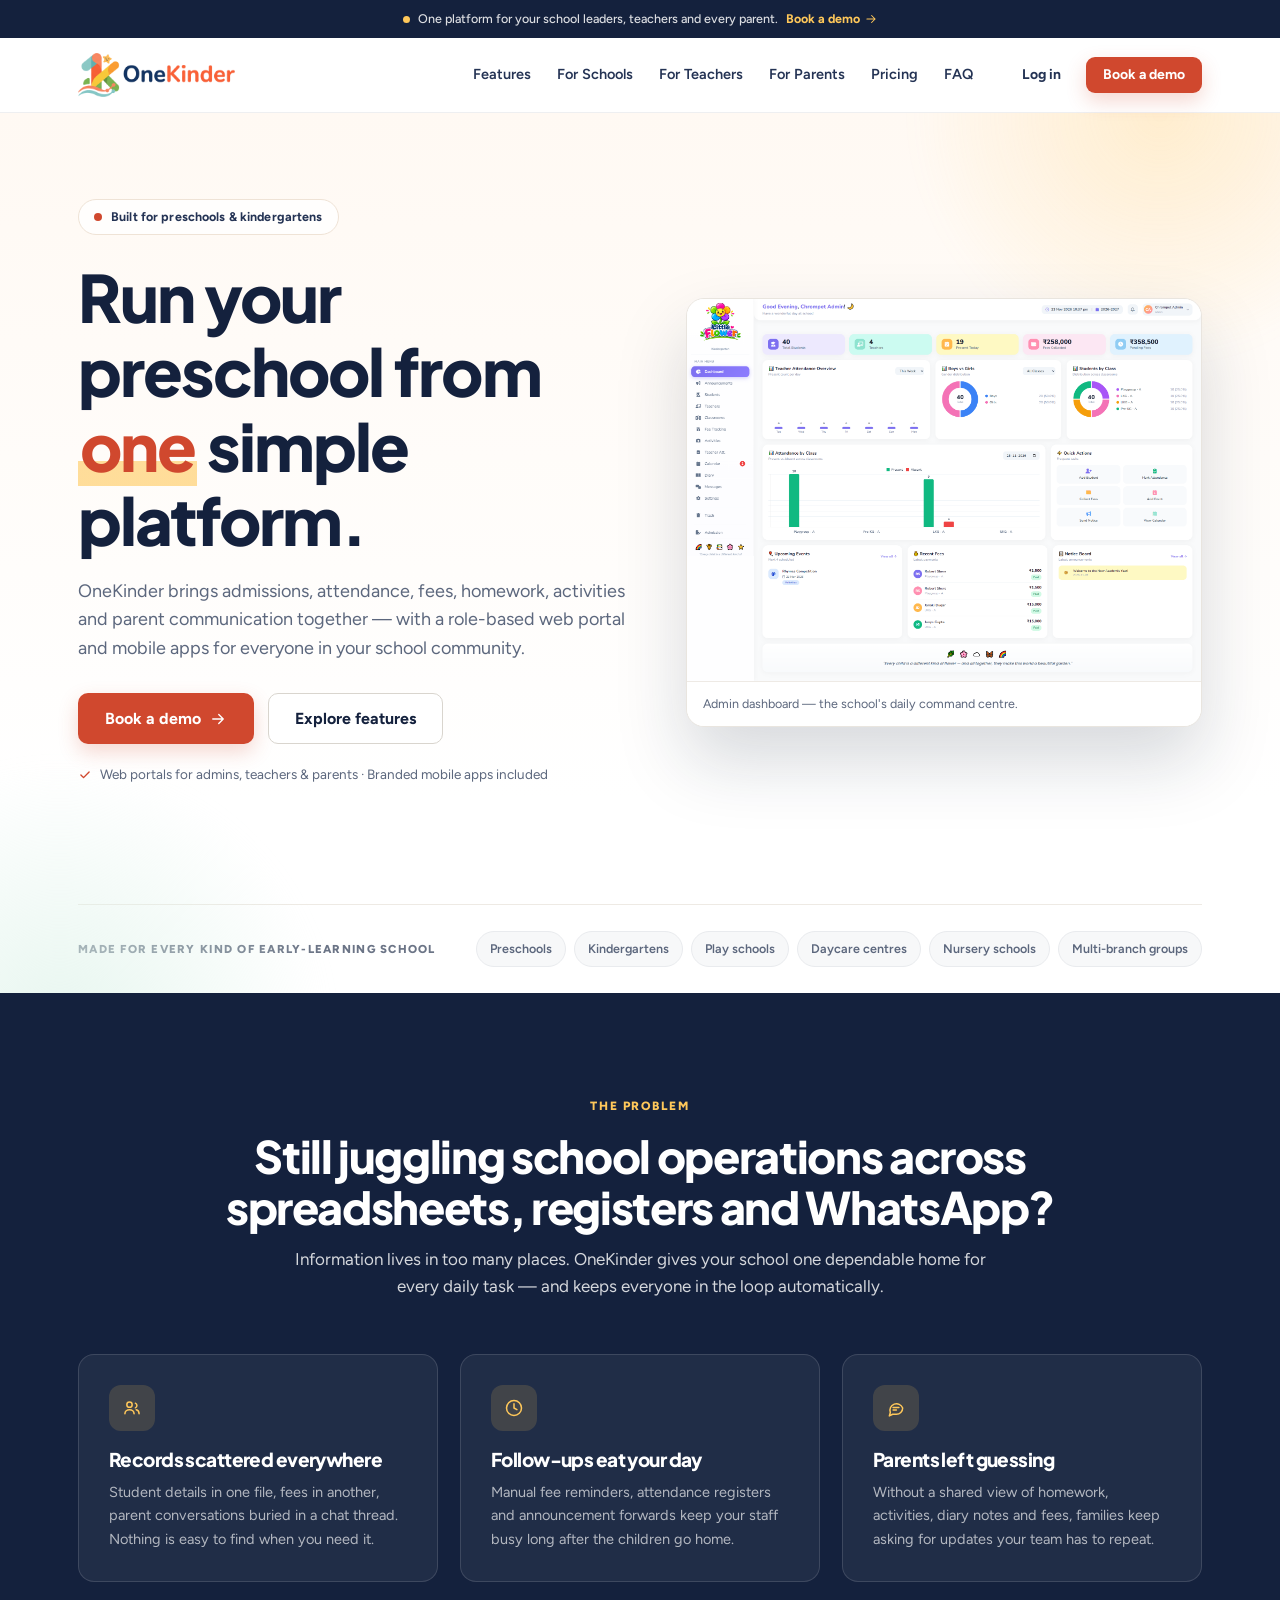
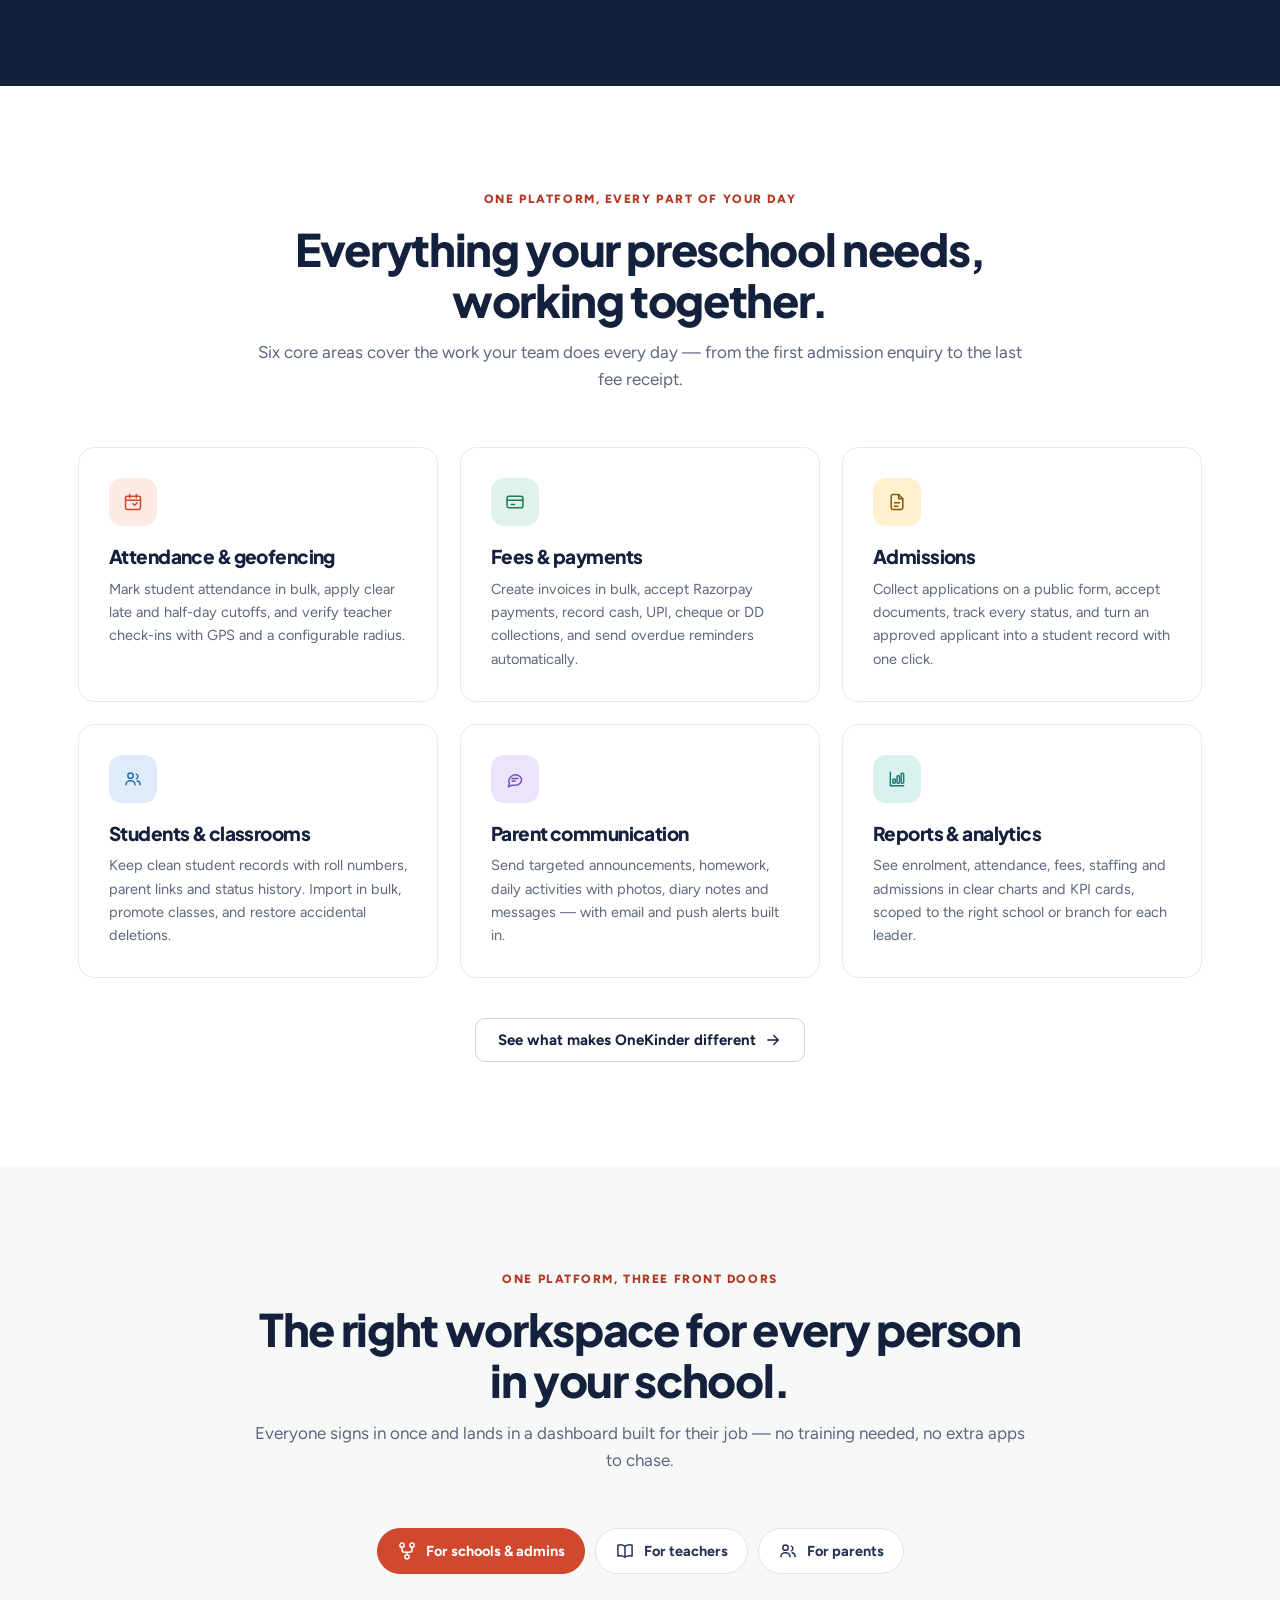
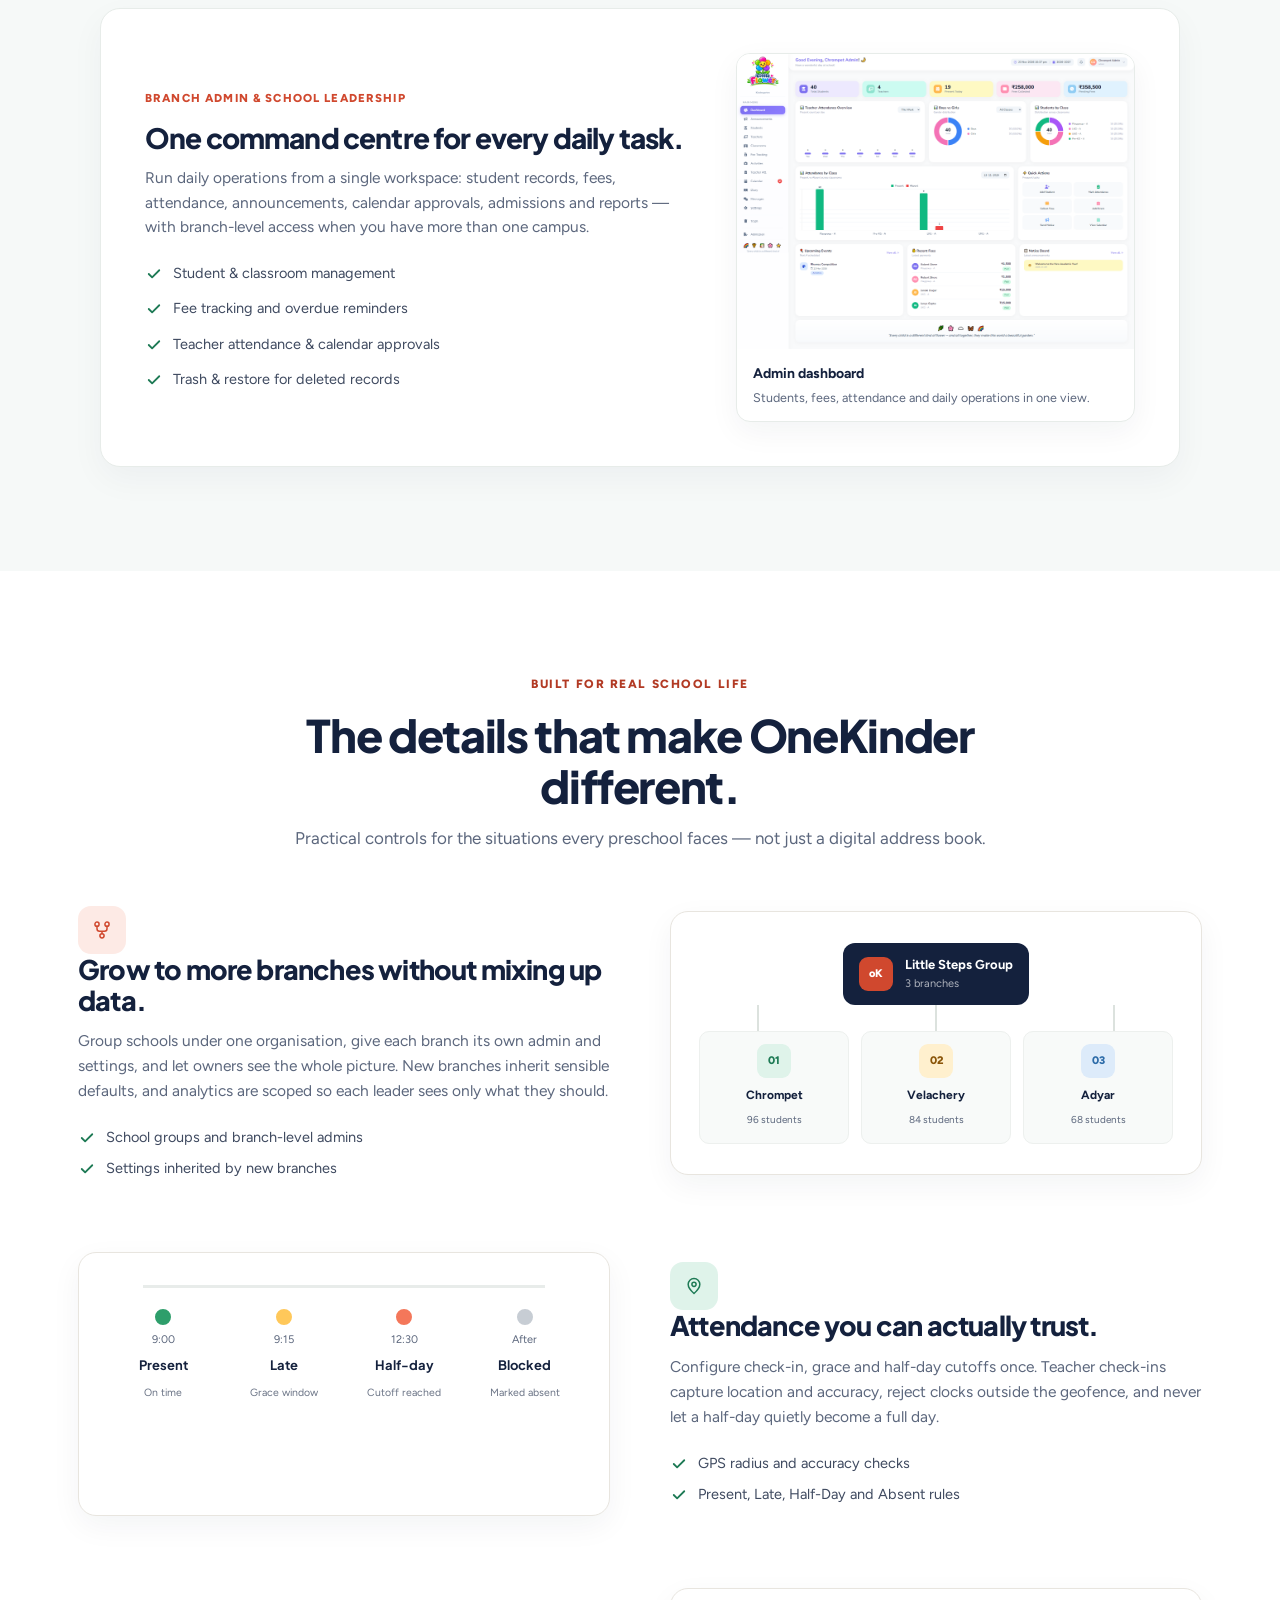
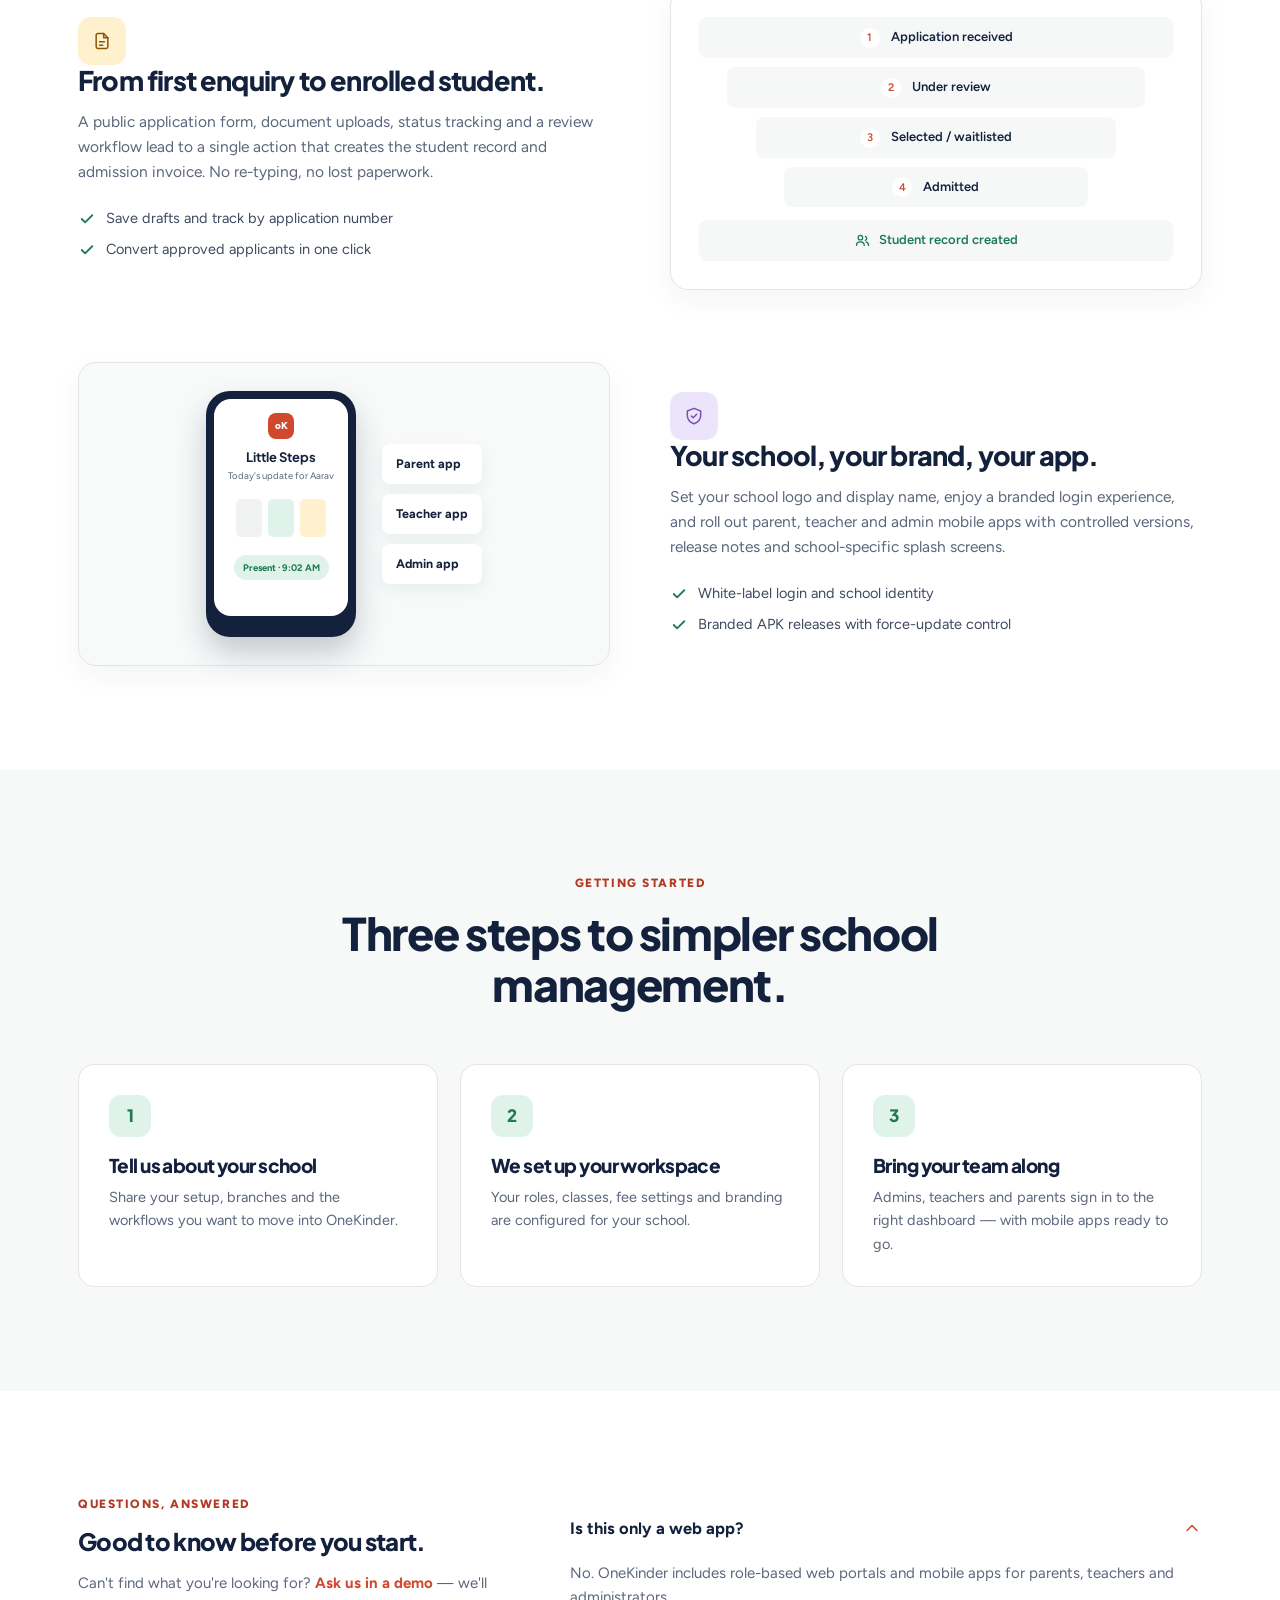
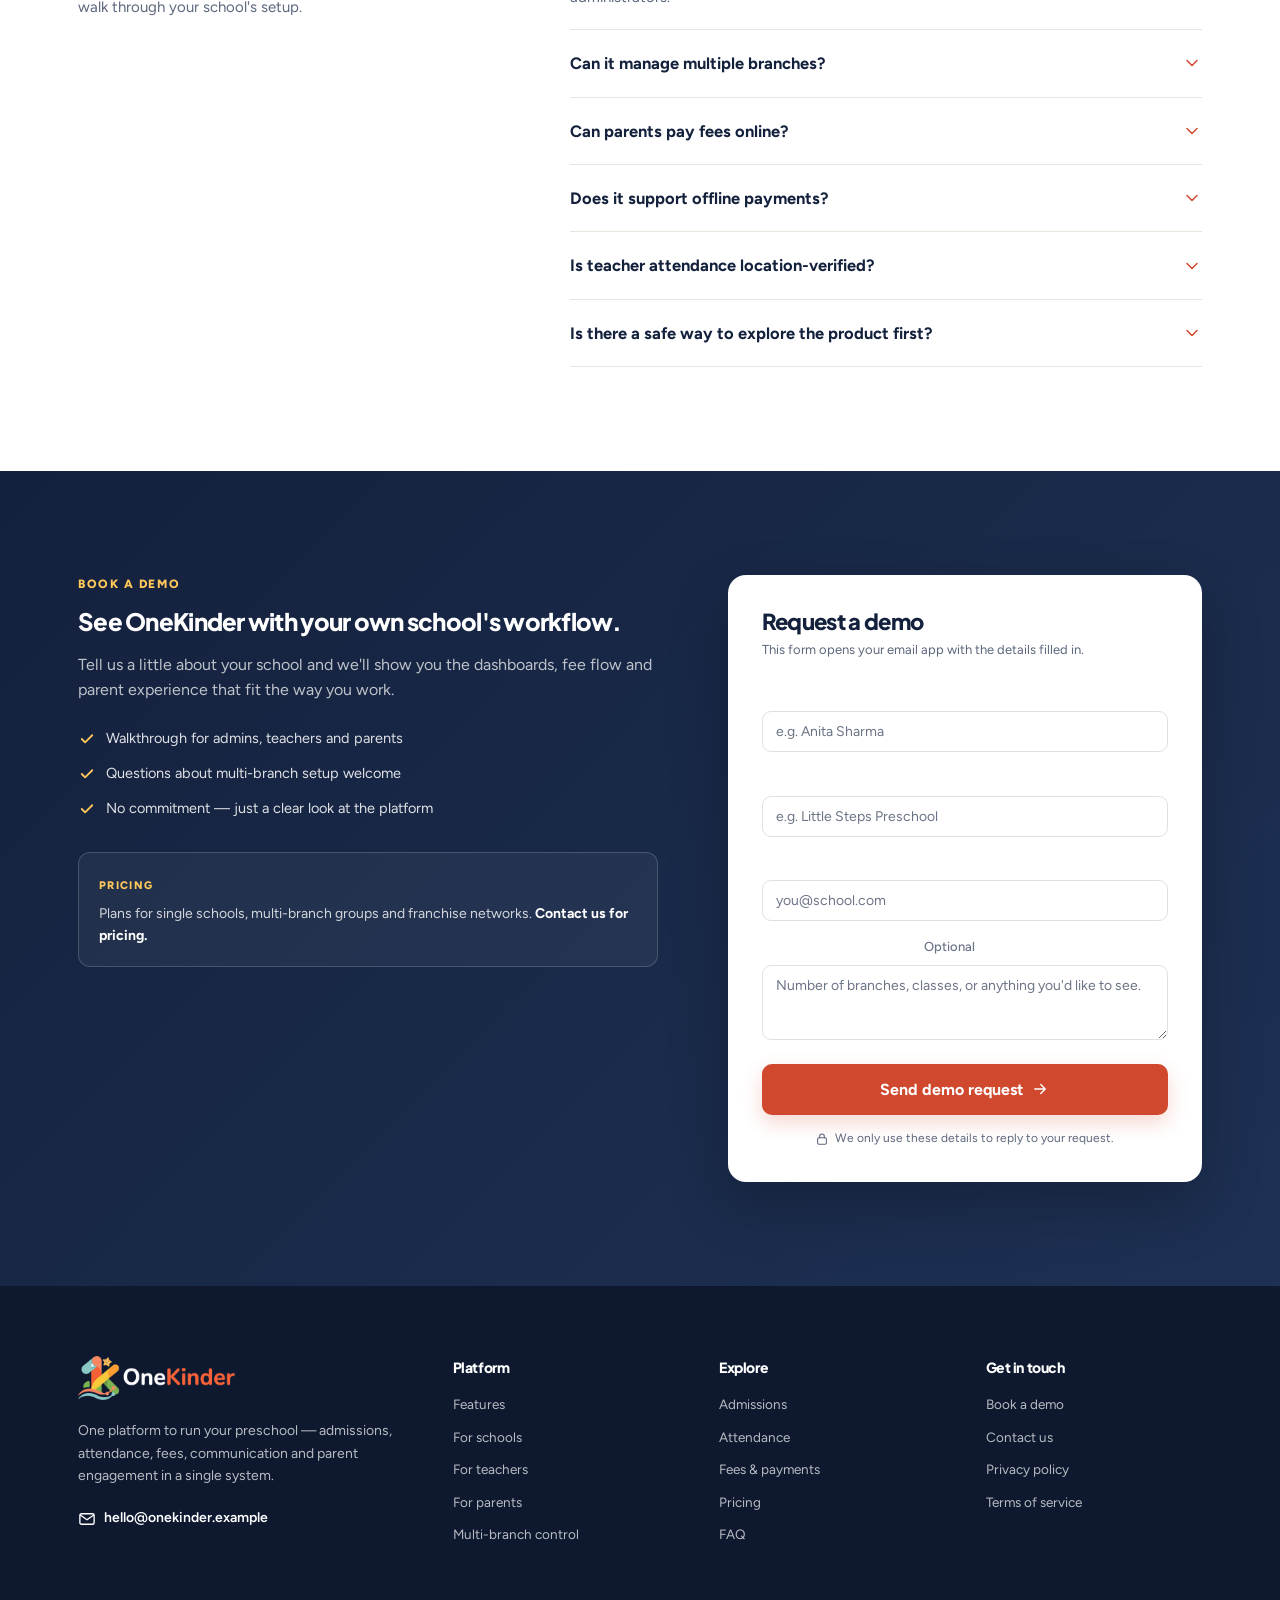
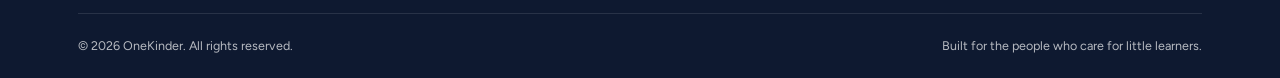
<file: index.html>
<!DOCTYPE html>
<html lang="en">
<head>
  <meta charset="UTF-8">
  <meta name="viewport" content="width=device-width, initial-scale=1.0">
  <title>OneKinder — Preschool &amp; Kindergarten Management Platform</title>
  <meta name="description" content="One platform to run your preschool — admissions, attendance, fees, communication and parent engagement in a single system. Web portals and mobile apps for schools, teachers and parents.">
  <meta name="keywords" content="preschool management software, kindergarten management system, school ERP for preschool, multi-branch school management, parent teacher communication app, online fee collection for schools, student attendance software, admission management system">
  <meta property="og:type" content="website">
  <meta property="og:title" content="OneKinder — Run your preschool from one simple platform">
  <meta property="og:description" content="Admissions, attendance, fees, homework and parent communication — all in one place, with web portals and mobile apps for every role.">
  <link rel="icon" href="assets/favicon.png" type="image/png">
  <link rel="preconnect" href="https://fonts.googleapis.com">
  <link rel="preconnect" href="https://fonts.gstatic.com" crossorigin>
  <link href="https://fonts.googleapis.com/css2?family=Figtree:wght@400;500;600;700&family=Plus+Jakarta+Sans:wght@500;600;700;800&display=swap" rel="stylesheet">
  <link rel="stylesheet" href="assets/css/styles.css">
</head>
<body>
  <a class="skip-link" href="#main">Skip to content</a>

  <!-- Icon sprite -->
  <svg class="icon-sprite" aria-hidden="true" xmlns="http://www.w3.org/2000/svg">
    <symbol id="i-check" viewBox="0 0 24 24"><path d="m5 12 4.5 4.5L19 7"/></symbol>
    <symbol id="i-arrow" viewBox="0 0 24 24"><path d="M5 12h14m-6-6 6 6-6 6"/></symbol>
    <symbol id="i-chevron" viewBox="0 0 24 24"><path d="m6 9 6 6 6-6"/></symbol>
    <symbol id="i-menu" viewBox="0 0 24 24"><path d="M4 7h16M4 12h16M4 17h16"/></symbol>
    <symbol id="i-close" viewBox="0 0 24 24"><path d="M6 6 18 18M18 6 6 18"/></symbol>
    <symbol id="i-calendar" viewBox="0 0 24 24"><rect x="3" y="5" width="18" height="16" rx="2"/><path d="M8 3v4m8-4v4M3 10h18m-9 4 2 2 3-3"/></symbol>
    <symbol id="i-card" viewBox="0 0 24 24"><rect x="2.5" y="5" width="19" height="14" rx="2.5"/><path d="M2.5 10h19m-14 5h4"/></symbol>
    <symbol id="i-form" viewBox="0 0 24 24"><path d="M14 3H7a2 2 0 0 0-2 2v14a2 2 0 0 0 2 2h10a2 2 0 0 0 2-2V8z"/><path d="M14 3v5h5M9 13h6m-6 4h4"/></symbol>
    <symbol id="i-users" viewBox="0 0 24 24"><circle cx="9" cy="8" r="3.2"/><path d="M3.5 19c0-3 2.5-5 5.5-5s5.5 2 5.5 5M16 6.2a3 3 0 0 1 0 5.6m1 2.2c2.2.4 3.5 2.2 3.5 5"/></symbol>
    <symbol id="i-message" viewBox="0 0 24 24"><path d="M20 12a7.5 7.5 0 0 1-7.5 7.5H8L4 21.5l1.2-4A7.5 7.5 0 1 1 20 12Z"/><path d="M8.5 11.5h7m-7 3h4"/></symbol>
    <symbol id="i-chart" viewBox="0 0 24 24"><path d="M4 20V4m0 16h16"/><rect x="7" y="12" width="3" height="5" rx="1"/><rect x="12" y="8" width="3" height="9" rx="1"/><rect x="17" y="5" width="3" height="12" rx="1"/></symbol>
    <symbol id="i-branch" viewBox="0 0 24 24"><circle cx="6" cy="5" r="2.5"/><circle cx="18" cy="5" r="2.5"/><circle cx="12" cy="19" r="2.5"/><path d="M6 7.5v3a3 3 0 0 0 3 3h6a3 3 0 0 0 3-3v-3m-6 6v3"/></symbol>
    <symbol id="i-pin" viewBox="0 0 24 24"><path d="M19 10c0 5-7 11-7 11S5 15 5 10a7 7 0 1 1 14 0Z"/><circle cx="12" cy="10" r="2.5"/></symbol>
    <symbol id="i-phone" viewBox="0 0 24 24"><rect x="6" y="2.5" width="12" height="19" rx="2.5"/><path d="M10.5 18.5h3"/></symbol>
    <symbol id="i-book" viewBox="0 0 24 24"><path d="M12 6.5C9.5 4.5 6.5 4.3 3.5 5v13c3-.7 6-.5 8.5 1.5m0-13c2.5-2 5.5-2.2 8.5-1.5v13c-3-.7-6-.5-8.5 1.5m0-13v13"/></symbol>
    <symbol id="i-shield" viewBox="0 0 24 24"><path d="M12 2.8 20 6v5.5c0 5-3.3 8.2-8 9.7-4.7-1.5-8-4.7-8-9.7V6z"/><path d="m8.8 12 2.2 2.2 4.2-4.2"/></symbol>
    <symbol id="i-clock" viewBox="0 0 24 24"><circle cx="12" cy="12" r="9"/><path d="M12 7v5l3.5 2"/></symbol>
    <symbol id="i-mail" viewBox="0 0 24 24"><rect x="2.5" y="5" width="19" height="14" rx="2"/><path d="m3.5 7 8.5 6 8.5-6"/></symbol>
    <symbol id="i-star" viewBox="0 0 24 24"><path d="m12 3 2.7 5.6 6.1.9-4.4 4.3 1 6.1-5.4-2.9-5.4 2.9 1-6.1L3.2 9.5l6.1-.9z"/></symbol>
    <symbol id="i-lock" viewBox="0 0 24 24"><rect x="4.5" y="10" width="15" height="11" rx="2"/><path d="M8 10V7.5a4 4 0 0 1 8 0V10"/></symbol>
  </svg>

  <!-- Announcement bar -->
  <div class="announce">
    <span class="announce-dot" aria-hidden="true"></span>
    One platform for your school leaders, teachers and every parent.
    <a href="demo.html">Book a demo <svg class="icon icon-xs" aria-hidden="true"><use href="#i-arrow"></use></svg></a>
  </div>

  <!-- Header -->
  <header class="site-header" id="top">
    <div class="container header-inner">
      <a class="brand" href="#top" aria-label="OneKinder home">
        <img src="assets/logo.png" alt="OneKinder" width="450" height="126">
      </a>

      <nav class="main-nav" id="main-nav" aria-label="Main navigation">
        <a href="features.html">Features</a>
        <a href="for-schools.html">For Schools</a>
        <a href="for-teachers.html">For Teachers</a>
        <a href="for-parents.html">For Parents</a>
        <a href="pricing.html">Pricing</a>
        <a href="faq.html">FAQ</a>
        <div class="nav-actions">
          <a class="btn btn-ghost btn-sm" href="demo.html">Log in</a>
          <a class="btn btn-primary btn-sm" href="demo.html">Book a demo</a>
        </div>
      </nav>

      <button class="nav-toggle" type="button" aria-expanded="false" aria-controls="main-nav" aria-label="Open menu">
        <svg class="icon" aria-hidden="true"><use href="#i-menu"></use></svg>
      </button>
    </div>
  </header>

  <main id="main">
    <!-- Hero -->
    <section class="hero">
      <div class="hero-glow hero-glow-a" aria-hidden="true"></div>
      <div class="hero-glow hero-glow-b" aria-hidden="true"></div>
      <div class="container hero-grid">
        <div class="hero-copy">
          <span class="eyebrow"><span class="eyebrow-dot" aria-hidden="true"></span> Built for preschools &amp; kindergartens</span>
          <h1>Run your preschool from <span class="highlight">one</span> simple platform.</h1>
          <p class="hero-sub">OneKinder brings admissions, attendance, fees, homework, activities and parent communication together — with a role-based web portal and mobile apps for everyone in your school community.</p>
          <div class="hero-actions">
            <a class="btn btn-primary btn-lg" href="#demo">Book a demo <svg class="icon icon-sm" aria-hidden="true"><use href="#i-arrow"></use></svg></a>
            <a class="btn btn-outline btn-lg" href="features.html">Explore features</a>
          </div>
          <p class="hero-note"><svg class="icon icon-xs" aria-hidden="true"><use href="#i-check"></use></svg> Web portals for admins, teachers &amp; parents · Branded mobile apps included</p>
        </div>

        <!-- Real product screenshot: admin web portal -->
        <figure class="hero-shot">
          <a class="shot-zoom" href="assets/Admin_dashboard.png" data-lightbox aria-label="Enlarge admin dashboard screenshot">
            <img src="assets/Admin_dashboard.png" alt="OneKinder admin dashboard showing a school's daily records and operations" width="1920" height="1427">
          </a>
          <figcaption>Admin dashboard — the school's daily command centre.</figcaption>
        </figure>
      </div>

      <div class="container">
        <div class="trust-strip">
          <span class="trust-label">Made for every kind of early-learning school</span>
          <div class="trust-chips">
            <span>Preschools</span><span>Kindergartens</span><span>Play schools</span><span>Daycare centres</span><span>Nursery schools</span><span>Multi-branch groups</span>
          </div>
        </div>
      </div>
    </section>

    <!-- Problem -->
    <section class="problem section section-dark" id="problem">
      <div class="container">
        <div class="section-head center">
          <span class="section-kicker section-kicker-light">The problem</span>
          <h2>Still juggling school operations across spreadsheets, registers and WhatsApp?</h2>
          <p class="section-lead section-lead-light">Information lives in too many places. OneKinder gives your school one dependable home for every daily task — and keeps everyone in the loop automatically.</p>
        </div>
        <div class="problem-grid">
          <article class="problem-card">
            <span class="problem-icon"><svg class="icon" aria-hidden="true"><use href="#i-users"></use></svg></span>
            <h3>Records scattered everywhere</h3>
            <p>Student details in one file, fees in another, parent conversations buried in a chat thread. Nothing is easy to find when you need it.</p>
          </article>
          <article class="problem-card">
            <span class="problem-icon"><svg class="icon" aria-hidden="true"><use href="#i-clock"></use></svg></span>
            <h3>Follow-ups eat your day</h3>
            <p>Manual fee reminders, attendance registers and announcement forwards keep your staff busy long after the children go home.</p>
          </article>
          <article class="problem-card">
            <span class="problem-icon"><svg class="icon" aria-hidden="true"><use href="#i-message"></use></svg></span>
            <h3>Parents left guessing</h3>
            <p>Without a shared view of homework, activities, diary notes and fees, families keep asking for updates your team has to repeat.</p>
          </article>
        </div>
      </div>
    </section>

    <!-- Features -->
    <section class="features section" id="features">
      <div class="container">
        <div class="section-head center">
          <span class="section-kicker">One platform, every part of your day</span>
          <h2>Everything your preschool needs, working together.</h2>
          <p>Six core areas cover the work your team does every day — from the first admission enquiry to the last fee receipt.</p>
        </div>
        <div class="feature-grid">
          <article class="feature-card" id="attendance">
            <span class="feature-icon feature-icon-coral"><svg class="icon" aria-hidden="true"><use href="#i-calendar"></use></svg></span>
            <h3>Attendance &amp; geofencing</h3>
            <p>Mark student attendance in bulk, apply clear late and half-day cutoffs, and verify teacher check-ins with GPS and a configurable radius.</p>
          </article>
          <article class="feature-card" id="fees">
            <span class="feature-icon feature-icon-green"><svg class="icon" aria-hidden="true"><use href="#i-card"></use></svg></span>
            <h3>Fees &amp; payments</h3>
            <p>Create invoices in bulk, accept Razorpay payments, record cash, UPI, cheque or DD collections, and send overdue reminders automatically.</p>
          </article>
          <article class="feature-card">
            <span class="feature-icon feature-icon-yellow"><svg class="icon" aria-hidden="true"><use href="#i-form"></use></svg></span>
            <h3>Admissions</h3>
            <p>Collect applications on a public form, accept documents, track every status, and turn an approved applicant into a student record with one click.</p>
          </article>
          <article class="feature-card">
            <span class="feature-icon feature-icon-blue"><svg class="icon" aria-hidden="true"><use href="#i-users"></use></svg></span>
            <h3>Students &amp; classrooms</h3>
            <p>Keep clean student records with roll numbers, parent links and status history. Import in bulk, promote classes, and restore accidental deletions.</p>
          </article>
          <article class="feature-card">
            <span class="feature-icon feature-icon-purple"><svg class="icon" aria-hidden="true"><use href="#i-message"></use></svg></span>
            <h3>Parent communication</h3>
            <p>Send targeted announcements, homework, daily activities with photos, diary notes and messages — with email and push alerts built in.</p>
          </article>
          <article class="feature-card">
            <span class="feature-icon feature-icon-teal"><svg class="icon" aria-hidden="true"><use href="#i-chart"></use></svg></span>
            <h3>Reports &amp; analytics</h3>
            <p>See enrolment, attendance, fees, staffing and admissions in clear charts and KPI cards, scoped to the right school or branch for each leader.</p>
          </article>
        </div>
        <div class="center mt-lg">
          <a class="btn btn-outline" href="#why">See what makes OneKinder different <svg class="icon icon-sm" aria-hidden="true"><use href="#i-arrow"></use></svg></a>
        </div>
      </div>
    </section>

    <!-- Roles -->
    <section class="roles section section-tint" id="roles">
      <div class="container">
        <div class="section-head center">
          <span class="section-kicker">One platform, three front doors</span>
          <h2>The right workspace for every person in your school.</h2>
          <p>Everyone signs in once and lands in a dashboard built for their job — no training needed, no extra apps to chase.</p>
        </div>

        <div class="role-tabs" role="tablist" aria-label="Choose a role">
          <button class="role-tab is-active" type="button" role="tab" id="tab-school" aria-controls="panel-school" aria-selected="true" data-tab="school">
            <svg class="icon" aria-hidden="true"><use href="#i-branch"></use></svg> For schools &amp; admins
          </button>
          <button class="role-tab" type="button" role="tab" id="tab-teacher" aria-controls="panel-teacher" aria-selected="false" data-tab="teacher">
            <svg class="icon" aria-hidden="true"><use href="#i-book"></use></svg> For teachers
          </button>
          <button class="role-tab" type="button" role="tab" id="tab-parent" aria-controls="panel-parent" aria-selected="false" data-tab="parent">
            <svg class="icon" aria-hidden="true"><use href="#i-users"></use></svg> For parents
          </button>
        </div>

        <div class="role-panels">
          <div class="role-panel is-active" role="tabpanel" id="panel-school" aria-labelledby="tab-school">
            <div class="role-copy">
              <span class="role-badge">Branch admin &amp; school leadership</span>
              <h3>One command centre for every daily task.</h3>
              <p>Run daily operations from a single workspace: student records, fees, attendance, announcements, calendar approvals, admissions and reports — with branch-level access when you have more than one campus.</p>
              <ul class="check-list">
                <li><svg class="icon" aria-hidden="true"><use href="#i-check"></use></svg> Student &amp; classroom management</li>
                <li><svg class="icon" aria-hidden="true"><use href="#i-check"></use></svg> Fee tracking and overdue reminders</li>
                <li><svg class="icon" aria-hidden="true"><use href="#i-check"></use></svg> Teacher attendance &amp; calendar approvals</li>
                <li><svg class="icon" aria-hidden="true"><use href="#i-check"></use></svg> Trash &amp; restore for deleted records</li>
              </ul>
            </div>
            <figure class="shot-card">
              <a class="shot-zoom" href="assets/Admin_dashboard.png" data-lightbox aria-label="Enlarge admin dashboard screenshot">
                <img src="assets/Admin_dashboard.png" alt="OneKinder admin dashboard web portal" width="1920" height="1427" loading="lazy">
              </a>
              <figcaption><strong>Admin dashboard</strong><small>Students, fees, attendance and daily operations in one view.</small></figcaption>
            </figure>
          </div>

          <div class="role-panel" role="tabpanel" id="panel-teacher" aria-labelledby="tab-teacher" hidden>
            <div class="role-copy">
              <span class="role-badge">Teacher portal &amp; app</span>
              <h3>Less paperwork. More time with children.</h3>
              <p>Teachers get their classrooms, student attendance, homework, activities, diary notes and performance records in one place — plus their own check-in and check-out.</p>
              <ul class="check-list">
                <li><svg class="icon" aria-hidden="true"><use href="#i-check"></use></svg> My classrooms and student lists</li>
                <li><svg class="icon" aria-hidden="true"><use href="#i-check"></use></svg> Homework with file attachments</li>
                <li><svg class="icon" aria-hidden="true"><use href="#i-check"></use></svg> Daily activities and photo posts</li>
                <li><svg class="icon" aria-hidden="true"><use href="#i-check"></use></svg> Calendar events and performance notes</li>
              </ul>
            </div>
            <figure class="shot-card">
              <a class="shot-zoom" href="assets/teacher_myclassoom.png" data-lightbox aria-label="Enlarge teacher classroom screenshot">
                <img src="assets/teacher_myclassoom.png" alt="Teacher web portal showing a classroom with its student list" width="1883" height="939" loading="lazy">
              </a>
              <figcaption><strong>My classroom</strong><small>A teacher's class list and student records at a glance.</small></figcaption>
            </figure>
          </div>

          <div class="role-panel" role="tabpanel" id="panel-parent" aria-labelledby="tab-parent" hidden>
            <div class="role-copy">
              <span class="role-badge">Parent portal &amp; app</span>
              <h3>Stay connected to your child's school every day.</h3>
              <p>Parents see their child's profile, fees, homework, announcements, activities, diary notes and calendar in one simple view — and can message the school directly.</p>
              <ul class="check-list">
                <li><svg class="icon" aria-hidden="true"><use href="#i-check"></use></svg> Child profile and daily updates</li>
                <li><svg class="icon" aria-hidden="true"><use href="#i-check"></use></svg> Fees, receipts and online payments</li>
                <li><svg class="icon" aria-hidden="true"><use href="#i-check"></use></svg> Homework, diary and announcements</li>
                <li><svg class="icon" aria-hidden="true"><use href="#i-check"></use></svg> Messages with teachers and admins</li>
              </ul>
            </div>
            <figure class="shot-card">
              <a class="shot-zoom" href="assets/parent_dashboard.png" data-lightbox aria-label="Enlarge parent dashboard screenshot">
                <img src="assets/parent_dashboard.png" alt="Parent web portal dashboard showing a child's school updates" width="1920" height="1637" loading="lazy">
              </a>
              <figcaption><strong>Parent dashboard</strong><small>A simple daily view of your child's school updates.</small></figcaption>
            </figure>
          </div>
        </div>
      </div>
    </section>

    <!-- Differentiators -->
    <section class="why section" id="why">
      <div class="container">
        <div class="section-head center">
          <span class="section-kicker">Built for real school life</span>
          <h2>The details that make OneKinder different.</h2>
          <p>Practical controls for the situations every preschool faces — not just a digital address book.</p>
        </div>

        <div class="split-row">
          <div class="split-copy">
            <span class="split-icon feature-icon-coral"><svg class="icon" aria-hidden="true"><use href="#i-branch"></use></svg></span>
            <h3>Grow to more branches without mixing up data.</h3>
            <p>Group schools under one organisation, give each branch its own admin and settings, and let owners see the whole picture. New branches inherit sensible defaults, and analytics are scoped so each leader sees only what they should.</p>
            <ul class="check-list compact">
              <li><svg class="icon" aria-hidden="true"><use href="#i-check"></use></svg> School groups and branch-level admins</li>
              <li><svg class="icon" aria-hidden="true"><use href="#i-check"></use></svg> Settings inherited by new branches</li>
            </ul>
          </div>
          <div class="split-visual branch-visual" aria-hidden="true">
            <div class="branch-node main"><span class="branch-mark">oK</span><div><strong>Little Steps Group</strong><small>3 branches</small></div></div>
            <div class="branch-lines"><i></i><i></i><i></i></div>
            <div class="branch-kids">
              <div><span class="branch-mark mint">01</span><strong>Chrompet</strong><small>96 students</small></div>
              <div><span class="branch-mark yellow">02</span><strong>Velachery</strong><small>84 students</small></div>
              <div><span class="branch-mark blue">03</span><strong>Adyar</strong><small>68 students</small></div>
            </div>
          </div>
        </div>

        <div class="split-row reverse">
          <div class="split-copy">
            <span class="split-icon feature-icon-green"><svg class="icon" aria-hidden="true"><use href="#i-pin"></use></svg></span>
            <h3>Attendance you can actually trust.</h3>
            <p>Configure check-in, grace and half-day cutoffs once. Teacher check-ins capture location and accuracy, reject clocks outside the geofence, and never let a half-day quietly become a full day.</p>
            <ul class="check-list compact">
              <li><svg class="icon" aria-hidden="true"><use href="#i-check"></use></svg> GPS radius and accuracy checks</li>
              <li><svg class="icon" aria-hidden="true"><use href="#i-check"></use></svg> Present, Late, Half-Day and Absent rules</li>
            </ul>
          </div>
          <div class="split-visual timeline-visual" aria-hidden="true">
            <div class="timeline-line"></div>
            <div class="timeline-step done"><span>9:00</span><strong>Present</strong><small>On time</small></div>
            <div class="timeline-step grace"><span>9:15</span><strong>Late</strong><small>Grace window</small></div>
            <div class="timeline-step half"><span>12:30</span><strong>Half-day</strong><small>Cutoff reached</small></div>
            <div class="timeline-step absent"><span>After</span><strong>Blocked</strong><small>Marked absent</small></div>
          </div>
        </div>

        <div class="split-row">
          <div class="split-copy">
            <span class="split-icon feature-icon-yellow"><svg class="icon" aria-hidden="true"><use href="#i-form"></use></svg></span>
            <h3>From first enquiry to enrolled student.</h3>
            <p>A public application form, document uploads, status tracking and a review workflow lead to a single action that creates the student record and admission invoice. No re-typing, no lost paperwork.</p>
            <ul class="check-list compact">
              <li><svg class="icon" aria-hidden="true"><use href="#i-check"></use></svg> Save drafts and track by application number</li>
              <li><svg class="icon" aria-hidden="true"><use href="#i-check"></use></svg> Convert approved applicants in one click</li>
            </ul>
          </div>
          <div class="split-visual funnel-visual" aria-hidden="true">
            <div><span>1</span> Application received <i></i></div>
            <div><span>2</span> Under review <i></i></div>
            <div><span>3</span> Selected / waitlisted <i></i></div>
            <div><span>4</span> Admitted <i></i></div>
            <div class="funnel-end"><svg class="icon"><use href="#i-users"></use></svg> Student record created</div>
          </div>
        </div>

        <div class="split-row reverse">
          <div class="split-copy">
            <span class="split-icon feature-icon-purple"><svg class="icon" aria-hidden="true"><use href="#i-shield"></use></svg></span>
            <h3>Your school, your brand, your app.</h3>
            <p>Set your school logo and display name, enjoy a branded login experience, and roll out parent, teacher and admin mobile apps with controlled versions, release notes and school-specific splash screens.</p>
            <ul class="check-list compact">
              <li><svg class="icon" aria-hidden="true"><use href="#i-check"></use></svg> White-label login and school identity</li>
              <li><svg class="icon" aria-hidden="true"><use href="#i-check"></use></svg> Branded APK releases with force-update control</li>
            </ul>
          </div>
          <div class="split-visual app-visual" aria-hidden="true">
            <div class="mini-phone"><span class="mini-notch"></span><div class="mini-screen"><span class="mini-logo">oK</span><strong>Little Steps</strong><small>Today's update for Aarav</small><div class="mini-bars"><i></i><i></i><i></i></div><span class="mini-pill">Present · 9:02 AM</span></div></div>
            <div class="app-badges"><span>Parent app</span><span>Teacher app</span><span>Admin app</span></div>
          </div>
        </div>
      </div>
    </section>

    <!-- How it works -->
    <section class="steps section section-tint" id="how">
      <div class="container">
        <div class="section-head center">
          <span class="section-kicker">Getting started</span>
          <h2>Three steps to simpler school management.</h2>
        </div>
        <div class="steps-grid">
          <article class="step-card"><span class="step-num">1</span><h3>Tell us about your school</h3><p>Share your setup, branches and the workflows you want to move into OneKinder.</p></article>
          <article class="step-card"><span class="step-num">2</span><h3>We set up your workspace</h3><p>Your roles, classes, fee settings and branding are configured for your school.</p></article>
          <article class="step-card"><span class="step-num">3</span><h3>Bring your team along</h3><p>Admins, teachers and parents sign in to the right dashboard — with mobile apps ready to go.</p></article>
        </div>
      </div>
    </section>

    <!-- FAQ -->
    <section class="faq section" id="faq">
      <div class="container faq-grid">
        <div class="faq-intro">
          <span class="section-kicker">Questions, answered</span>
          <h2>Good to know before you start.</h2>
          <p>Can't find what you're looking for? <a href="#demo">Ask us in a demo</a> — we'll walk through your school's setup.</p>
        </div>
        <div class="faq-list">
          <details class="faq-item" open>
            <summary>Is this only a web app?<svg class="icon" aria-hidden="true"><use href="#i-chevron"></use></svg></summary>
            <p>No. OneKinder includes role-based web portals and mobile apps for parents, teachers and administrators.</p>
          </details>
          <details class="faq-item">
            <summary>Can it manage multiple branches?<svg class="icon" aria-hidden="true"><use href="#i-chevron"></use></svg></summary>
            <p>Yes. Schools can be grouped into branches with separate settings, branch-level admins and scoped access for each leader.</p>
          </details>
          <details class="faq-item">
            <summary>Can parents pay fees online?<svg class="icon" aria-hidden="true"><use href="#i-chevron"></use></svg></summary>
            <p>Yes. Razorpay is integrated for fee and admission payments, and each school can enable or disable online payments.</p>
          </details>
          <details class="faq-item">
            <summary>Does it support offline payments?<svg class="icon" aria-hidden="true"><use href="#i-chevron"></use></svg></summary>
            <p>Yes. Cash, UPI, cheque and demand draft collections can be recorded and tracked alongside online transactions.</p>
          </details>
          <details class="faq-item">
            <summary>Is teacher attendance location-verified?<svg class="icon" aria-hidden="true"><use href="#i-chevron"></use></svg></summary>
            <p>Yes. Teacher check-in and check-out capture GPS coordinates and accuracy, with a configurable geofence radius and cutoff rules.</p>
          </details>
          <details class="faq-item">
            <summary>Is there a safe way to explore the product first?<svg class="icon" aria-hidden="true"><use href="#i-chevron"></use></svg></summary>
            <p>Yes. Demo accounts let new users explore the portals and create sample records without changing real school data.</p>
          </details>
        </div>
      </div>
    </section>

    <!-- Demo / CTA + pricing -->
    <section class="cta section section-dark" id="demo">
      <div class="container cta-grid">
        <div class="cta-copy">
          <span class="section-kicker section-kicker-light">Book a demo</span>
          <h2>See OneKinder with your own school's workflow.</h2>
          <p>Tell us a little about your school and we'll show you the dashboards, fee flow and parent experience that fit the way you work.</p>
          <ul class="check-list light">
            <li><svg class="icon" aria-hidden="true"><use href="#i-check"></use></svg> Walkthrough for admins, teachers and parents</li>
            <li><svg class="icon" aria-hidden="true"><use href="#i-check"></use></svg> Questions about multi-branch setup welcome</li>
            <li><svg class="icon" aria-hidden="true"><use href="#i-check"></use></svg> No commitment — just a clear look at the platform</li>
          </ul>
          <div class="cta-pricing" id="pricing">
            <span class="cta-pricing-label">Pricing</span>
            <p>Plans for single schools, multi-branch groups and franchise networks. <strong>Contact us for pricing.</strong></p>
          </div>
        </div>

        <form class="demo-form" id="demo-form" novalidate>
          <h3>Request a demo</h3>
          <p class="demo-form-note">This form opens your email app with the details filled in.</p>
          <div class="field">
            <label for="demo-name">Your name</label>
            <input id="demo-name" name="name" type="text" autocomplete="name" placeholder="e.g. Anita Sharma" required>
            <span class="field-error" aria-live="polite"></span>
          </div>
          <div class="field">
            <label for="demo-school">School name</label>
            <input id="demo-school" name="school" type="text" autocomplete="organization" placeholder="e.g. Little Steps Preschool" required>
            <span class="field-error" aria-live="polite"></span>
          </div>
          <div class="field">
            <label for="demo-email">Work email</label>
            <input id="demo-email" name="email" type="email" autocomplete="email" placeholder="you@school.com" required>
            <span class="field-error" aria-live="polite"></span>
          </div>
          <div class="field">
            <label for="demo-message">Anything we should know? <span class="optional">Optional</span></label>
            <textarea id="demo-message" name="message" rows="3" placeholder="Number of branches, classes, or anything you'd like to see."></textarea>
          </div>
          <button class="btn btn-primary btn-lg btn-block" type="submit">Send demo request <svg class="icon icon-sm" aria-hidden="true"><use href="#i-arrow"></use></svg></button>
          <p class="demo-form-foot"><svg class="icon icon-xs" aria-hidden="true"><use href="#i-lock"></use></svg> We only use these details to reply to your request.</p>
        </form>
      </div>
    </section>
  </main>

  <!-- Footer -->
  <footer class="site-footer">
    <div class="container">
      <div class="footer-grid">
        <div class="footer-brand">
          <img src="assets/logo-light.png" alt="OneKinder" width="450" height="126">
          <p>One platform to run your preschool — admissions, attendance, fees, communication and parent engagement in a single system.</p>
          <a class="footer-mail" href="mailto:hello@onekinder.example"><svg class="icon icon-sm" aria-hidden="true"><use href="#i-mail"></use></svg> hello@onekinder.example</a>
        </div>
        <div class="footer-col">
          <h2>Platform</h2>
          <a href="features.html">Features</a>
          <a href="for-schools.html">For schools</a>
          <a href="for-teachers.html">For teachers</a>
          <a href="for-parents.html">For parents</a>
          <a href="multi-branch.html">Multi-branch control</a>
        </div>
        <div class="footer-col">
          <h2>Explore</h2>
          <a href="admissions.html">Admissions</a>
          <a href="features.html#attendance">Attendance</a>
          <a href="features.html#fees">Fees &amp; payments</a>
          <a href="pricing.html">Pricing</a>
          <a href="faq.html">FAQ</a>
        </div>
        <div class="footer-col">
          <h2>Get in touch</h2>
          <a href="demo.html">Book a demo</a>
          <a href="mailto:hello@onekinder.example">Contact us</a>
          <a href="privacy.html">Privacy policy</a>
          <a href="terms.html">Terms of service</a>
        </div>
      </div>
      <div class="footer-bottom">
        <span>© <span id="year">2026</span> OneKinder. All rights reserved.</span>
        <span>Built for the people who care for little learners.</span>
      </div>
    </div>
  </footer>

  <script src="assets/js/main.js"></script>
</body>
</html>
</file>
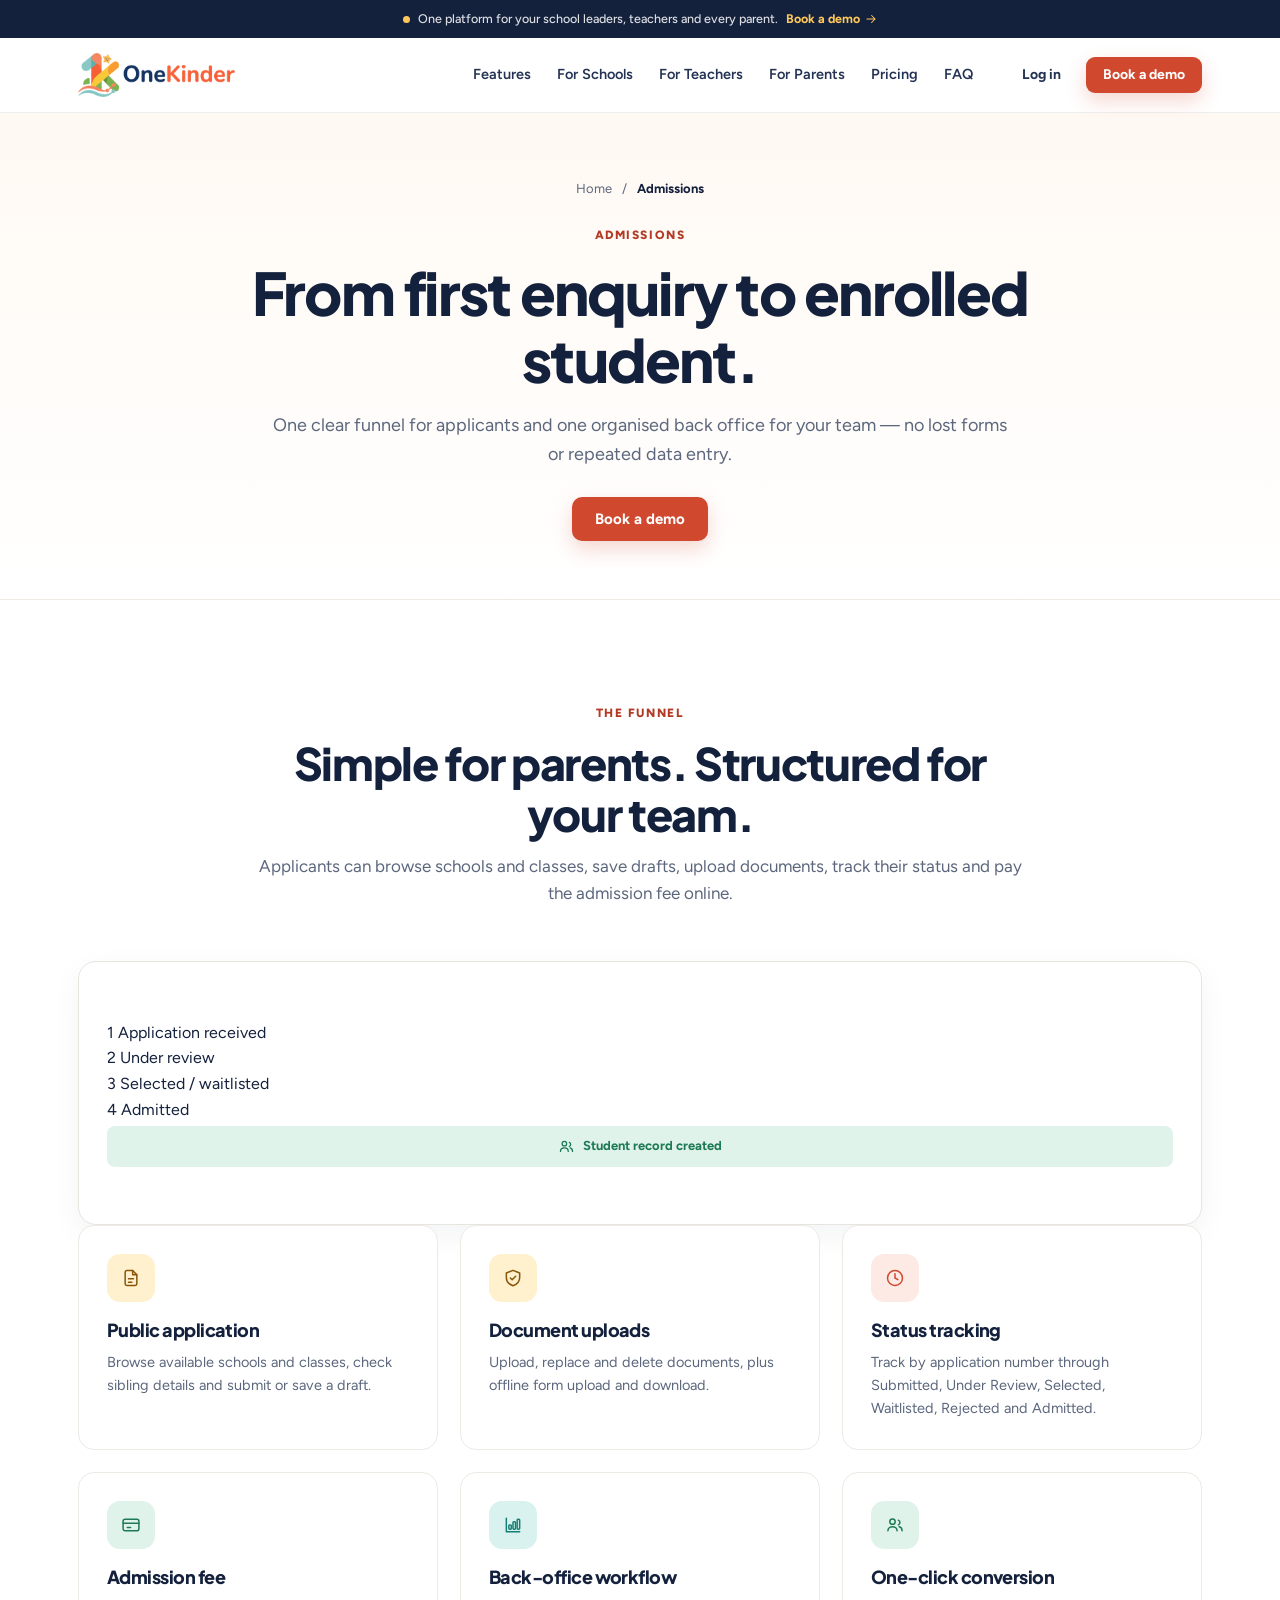
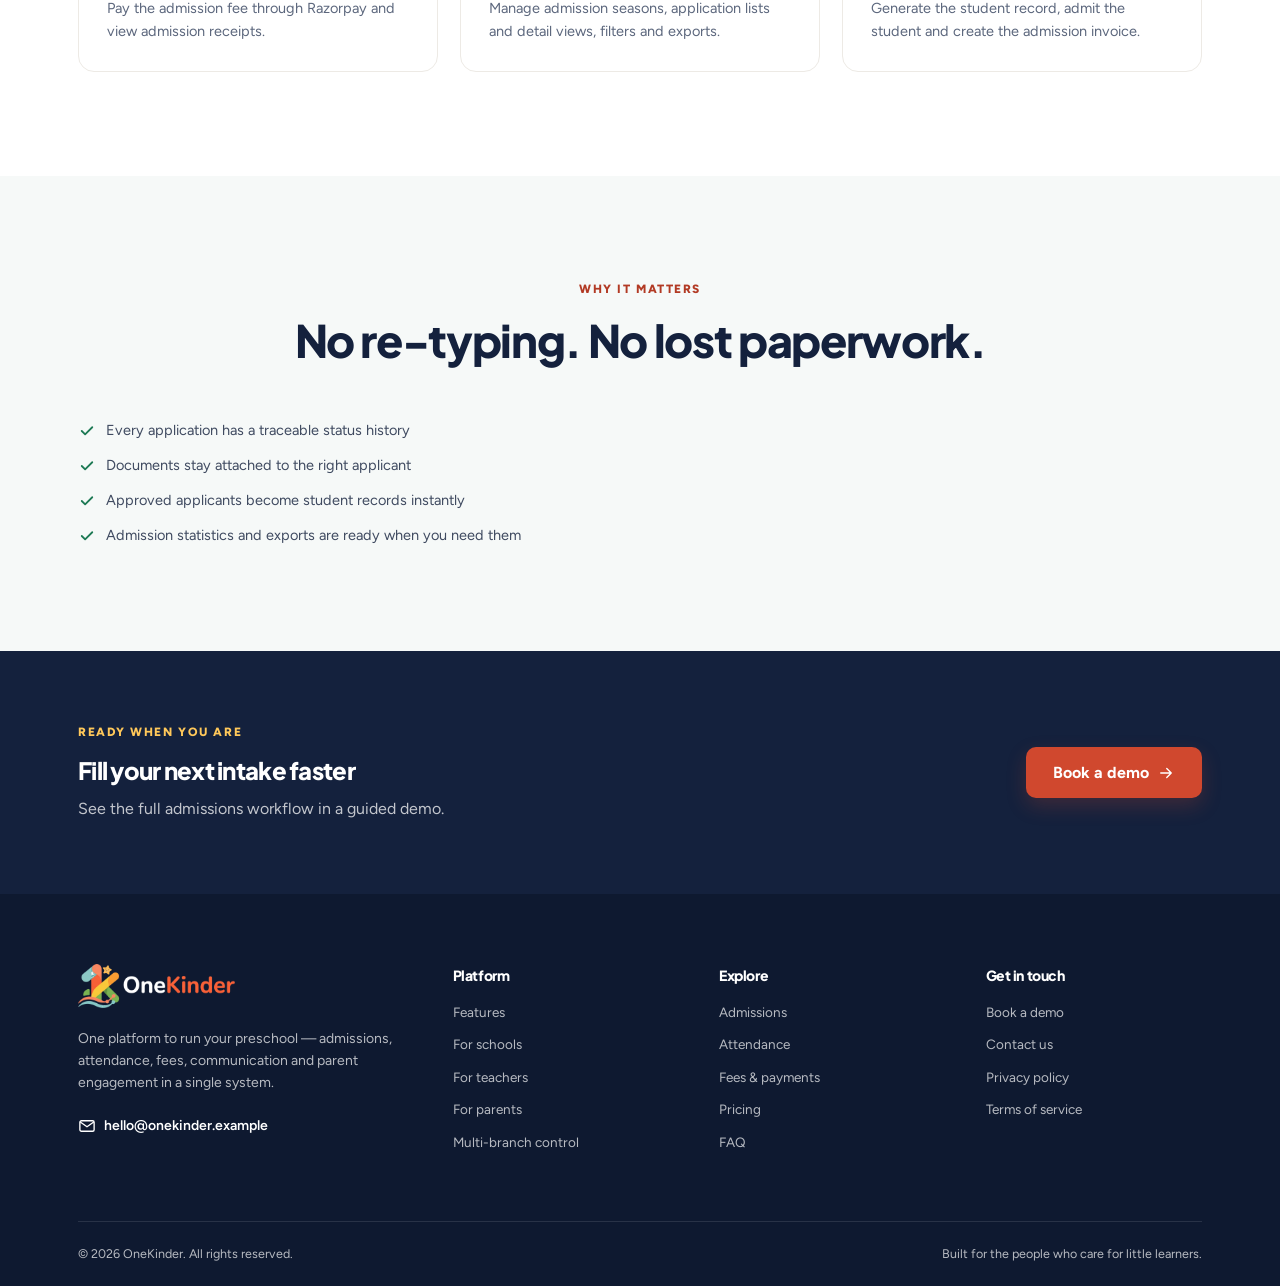
<file: admissions.html>
<!DOCTYPE html>
<html lang="en">
<head>
  <meta charset="UTF-8">
  <meta name="viewport" content="width=device-width, initial-scale=1.0">
  <title>Admissions | OneKinder</title>
  <meta name="description" content="Public admission applications, document uploads, status tracking, review workflows, admission invoices and one-click student record generation.">
  <meta name="keywords" content="preschool management software, kindergarten management system, school ERP for preschool, multi-branch school management, parent teacher communication app, online fee collection for schools, student attendance software, admission management system">
  <meta property="og:type" content="website">
  <meta property="og:title" content="Admissions | OneKinder">
  <meta property="og:description" content="Public admission applications, document uploads, status tracking, review workflows, admission invoices and one-click student record generation.">
  <link rel="icon" href="assets/favicon.png" type="image/png">
  <link rel="preconnect" href="https://fonts.googleapis.com">
  <link rel="preconnect" href="https://fonts.gstatic.com" crossorigin>
  <link href="https://fonts.googleapis.com/css2?family=Figtree:wght@400;500;600;700&family=Plus+Jakarta+Sans:wght@500;600;700;800&display=swap" rel="stylesheet">
  <link rel="stylesheet" href="assets/css/styles.css">
</head>
<body>
  <a class="skip-link" href="#main">Skip to content</a>
  <svg class="icon-sprite" aria-hidden="true" xmlns="http://www.w3.org/2000/svg">
    <symbol id="i-check" viewBox="0 0 24 24"><path d="m5 12 4.5 4.5L19 7"/></symbol>
    <symbol id="i-arrow" viewBox="0 0 24 24"><path d="M5 12h14m-6-6 6 6-6 6"/></symbol>
    <symbol id="i-chevron" viewBox="0 0 24 24"><path d="m6 9 6 6 6-6"/></symbol>
    <symbol id="i-menu" viewBox="0 0 24 24"><path d="M4 7h16M4 12h16M4 17h16"/></symbol>
    <symbol id="i-close" viewBox="0 0 24 24"><path d="M6 6 18 18M18 6 6 18"/></symbol>
    <symbol id="i-calendar" viewBox="0 0 24 24"><rect x="3" y="5" width="18" height="16" rx="2"/><path d="M8 3v4m8-4v4M3 10h18m-9 4 2 2 3-3"/></symbol>
    <symbol id="i-card" viewBox="0 0 24 24"><rect x="2.5" y="5" width="19" height="14" rx="2.5"/><path d="M2.5 10h19m-14 5h4"/></symbol>
    <symbol id="i-form" viewBox="0 0 24 24"><path d="M14 3H7a2 2 0 0 0-2 2v14a2 2 0 0 0 2 2h10a2 2 0 0 0 2-2V8z"/><path d="M14 3v5h5M9 13h6m-6 4h4"/></symbol>
    <symbol id="i-users" viewBox="0 0 24 24"><circle cx="9" cy="8" r="3.2"/><path d="M3.5 19c0-3 2.5-5 5.5-5s5.5 2 5.5 5M16 6.2a3 3 0 0 1 0 5.6m1 2.2c2.2.4 3.5 2.2 3.5 5"/></symbol>
    <symbol id="i-message" viewBox="0 0 24 24"><path d="M20 12a7.5 7.5 0 0 1-7.5 7.5H8L4 21.5l1.2-4A7.5 7.5 0 1 1 20 12Z"/><path d="M8.5 11.5h7m-7 3h4"/></symbol>
    <symbol id="i-chart" viewBox="0 0 24 24"><path d="M4 20V4m0 16h16"/><rect x="7" y="12" width="3" height="5" rx="1"/><rect x="12" y="8" width="3" height="9" rx="1"/><rect x="17" y="5" width="3" height="12" rx="1"/></symbol>
    <symbol id="i-branch" viewBox="0 0 24 24"><circle cx="6" cy="5" r="2.5"/><circle cx="18" cy="5" r="2.5"/><circle cx="12" cy="19" r="2.5"/><path d="M6 7.5v3a3 3 0 0 0 3 3h6a3 3 0 0 0 3-3v-3m-6 6v3"/></symbol>
    <symbol id="i-pin" viewBox="0 0 24 24"><path d="M19 10c0 5-7 11-7 11S5 15 5 10a7 7 0 1 1 14 0Z"/><circle cx="12" cy="10" r="2.5"/></symbol>
    <symbol id="i-phone" viewBox="0 0 24 24"><rect x="6" y="2.5" width="12" height="19" rx="2.5"/><path d="M10.5 18.5h3"/></symbol>
    <symbol id="i-book" viewBox="0 0 24 24"><path d="M12 6.5C9.5 4.5 6.5 4.3 3.5 5v13c3-.7 6-.5 8.5 1.5m0-13c2.5-2 5.5-2.2 8.5-1.5v13c-3-.7-6-.5-8.5 1.5m0-13v13"/></symbol>
    <symbol id="i-shield" viewBox="0 0 24 24"><path d="M12 2.8 20 6v5.5c0 5-3.3 8.2-8 9.7-4.7-1.5-8-4.7-8-9.7V6z"/><path d="m8.8 12 2.2 2.2 4.2-4.2"/></symbol>
    <symbol id="i-clock" viewBox="0 0 24 24"><circle cx="12" cy="12" r="9"/><path d="M12 7v5l3.5 2"/></symbol>
    <symbol id="i-mail" viewBox="0 0 24 24"><rect x="2.5" y="5" width="19" height="14" rx="2"/><path d="m3.5 7 8.5 6 8.5-6"/></symbol>
    <symbol id="i-star" viewBox="0 0 24 24"><path d="m12 3 2.7 5.6 6.1.9-4.4 4.3 1 6.1-5.4-2.9-5.4 2.9 1-6.1L3.2 9.5l6.1-.9z"/></symbol>
    <symbol id="i-lock" viewBox="0 0 24 24"><rect x="4.5" y="10" width="15" height="11" rx="2"/><path d="M8 10V7.5a4 4 0 0 1 8 0V10"/></symbol>
  </svg>
  <div class="announce">
    <span class="announce-dot" aria-hidden="true"></span>
    One platform for your school leaders, teachers and every parent.
    <a href="demo.html">Book a demo <svg class="icon icon-xs" aria-hidden="true"><use href="#i-arrow"></use></svg></a>
  </div>
  <header class="site-header" id="top">
    <div class="container header-inner">
      <a class="brand" href="index.html" aria-label="OneKinder home">
        <img src="assets/logo.png" alt="OneKinder" width="450" height="126">
      </a>
      <nav class="main-nav" id="main-nav" aria-label="Main navigation">
                <a href="features.html">Features</a>
        <a href="for-schools.html">For Schools</a>
        <a href="for-teachers.html">For Teachers</a>
        <a href="for-parents.html">For Parents</a>
        <a href="pricing.html">Pricing</a>
        <a href="faq.html">FAQ</a>
        <div class="nav-actions">
          <a class="btn btn-ghost btn-sm" href="demo.html">Log in</a>
          <a class="btn btn-primary btn-sm" href="demo.html">Book a demo</a>
        </div>
      </nav>
      <button class="nav-toggle" type="button" aria-expanded="false" aria-controls="main-nav" aria-label="Open menu">
        <svg class="icon" aria-hidden="true"><use href="#i-menu"></use></svg>
      </button>
    </div>
  </header>
  <main id="main">
    <section class="page-hero">
      <div class="container">
        <nav class="breadcrumb" aria-label="Breadcrumb"><a href="index.html">Home</a> <span>/</span> <span>Admissions</span></nav>
        <span class="section-kicker">Admissions</span>
        <h1>From first enquiry to enrolled student.</h1>
        <p class="lead">One clear funnel for applicants and one organised back office for your team — no lost forms or repeated data entry.</p>
        <div class="page-hero-actions"><a class="btn btn-primary" href="demo.html">Book a demo</a></div>
      </div>
    </section>
    <section class="section">
      <div class="container">
        <div class="section-head center"><span class="section-kicker">The funnel</span><h2>Simple for parents. Structured for your team.</h2><p>Applicants can browse schools and classes, save drafts, upload documents, track their status and pay the admission fee online.</p></div>
        <div class="funnel-wrap"><div class="split-visual">
            <div><span>1</span> Application received</div>
            <div><span>2</span> Under review</div>
            <div><span>3</span> Selected / waitlisted</div>
            <div><span>4</span> Admitted</div>
            <div class="funnel-end"><svg class="icon"><use href="#i-users"></use></svg> Student record created</div></div></div>
<div class="feature-grid">
          <article class="info-card">
            <span class="feature-icon feature-icon-form"><svg class="icon" aria-hidden="true"><use href="#i-form"></use></svg></span>
            <h3>Public application</h3>
            <p>Browse available schools and classes, check sibling details and submit or save a draft.</p>
          </article>
          <article class="info-card">
            <span class="feature-icon feature-icon-shield"><svg class="icon" aria-hidden="true"><use href="#i-shield"></use></svg></span>
            <h3>Document uploads</h3>
            <p>Upload, replace and delete documents, plus offline form upload and download.</p>
          </article>
          <article class="info-card">
            <span class="feature-icon feature-icon-clock"><svg class="icon" aria-hidden="true"><use href="#i-clock"></use></svg></span>
            <h3>Status tracking</h3>
            <p>Track by application number through Submitted, Under Review, Selected, Waitlisted, Rejected and Admitted.</p>
          </article>
          <article class="info-card">
            <span class="feature-icon feature-icon-card"><svg class="icon" aria-hidden="true"><use href="#i-card"></use></svg></span>
            <h3>Admission fee</h3>
            <p>Pay the admission fee through Razorpay and view admission receipts.</p>
          </article>
          <article class="info-card">
            <span class="feature-icon feature-icon-chart"><svg class="icon" aria-hidden="true"><use href="#i-chart"></use></svg></span>
            <h3>Back-office workflow</h3>
            <p>Manage admission seasons, application lists and detail views, filters and exports.</p>
          </article>
          <article class="info-card">
            <span class="feature-icon feature-icon-users"><svg class="icon" aria-hidden="true"><use href="#i-users"></use></svg></span>
            <h3>One-click conversion</h3>
            <p>Generate the student record, admit the student and create the admission invoice.</p>
          </article>
        </div>
      </div>
    </section>
    <section class="section section-tint">
      <div class="container">
        <div class="section-head center"><span class="section-kicker">Why it matters</span><h2>No re-typing. No lost paperwork.</h2></div>
<ul class="check-list"><li><svg class="icon" aria-hidden="true"><use href="#i-check"></use></svg> Every application has a traceable status history</li><li><svg class="icon" aria-hidden="true"><use href="#i-check"></use></svg> Documents stay attached to the right applicant</li><li><svg class="icon" aria-hidden="true"><use href="#i-check"></use></svg> Approved applicants become student records instantly</li><li><svg class="icon" aria-hidden="true"><use href="#i-check"></use></svg> Admission statistics and exports are ready when you need them</li></ul>
      </div>
    </section>
    <section class="cta-band section-dark">
      <div class="container cta-band-inner">
        <div>
          <span class="section-kicker section-kicker-light">Ready when you are</span>
          <h2>Fill your next intake faster</h2>
          <p>See the full admissions workflow in a guided demo.</p>
        </div>
        <a class="btn btn-primary btn-lg" href="demo.html">Book a demo <svg class="icon icon-sm" aria-hidden="true"><use href="#i-arrow"></use></svg></a>
      </div>
    </section>
  </main>

  <footer class="site-footer">
    <div class="container">
      <div class="footer-grid">
        <div class="footer-brand">
          <img src="assets/logo-light.png" alt="OneKinder" width="450" height="126">
          <p>One platform to run your preschool — admissions, attendance, fees, communication and parent engagement in a single system.</p>
          <a class="footer-mail" href="mailto:hello@onekinder.example"><svg class="icon icon-sm" aria-hidden="true"><use href="#i-mail"></use></svg> hello@onekinder.example</a>
        </div>
        <div class="footer-col">
          <h2>Platform</h2>
          <a href="features.html">Features</a>
          <a href="for-schools.html">For schools</a>
          <a href="for-teachers.html">For teachers</a>
          <a href="for-parents.html">For parents</a>
          <a href="multi-branch.html">Multi-branch control</a>
        </div>
        <div class="footer-col">
          <h2>Explore</h2>
          <a href="admissions.html">Admissions</a>
          <a href="features.html#attendance">Attendance</a>
          <a href="features.html#fees">Fees &amp; payments</a>
          <a href="pricing.html">Pricing</a>
          <a href="faq.html">FAQ</a>
        </div>
        <div class="footer-col">
          <h2>Get in touch</h2>
          <a href="demo.html">Book a demo</a>
          <a href="mailto:hello@onekinder.example">Contact us</a>
          <a href="privacy.html">Privacy policy</a>
          <a href="terms.html">Terms of service</a>
        </div>
      </div>
      <div class="footer-bottom">
        <span>© <span class="year">2026</span> OneKinder. All rights reserved.</span>
        <span>Built for the people who care for little learners.</span>
      </div>
    </div>
  </footer>
  <script src="assets/js/main.js"></script>
</body>
</html>
</file>
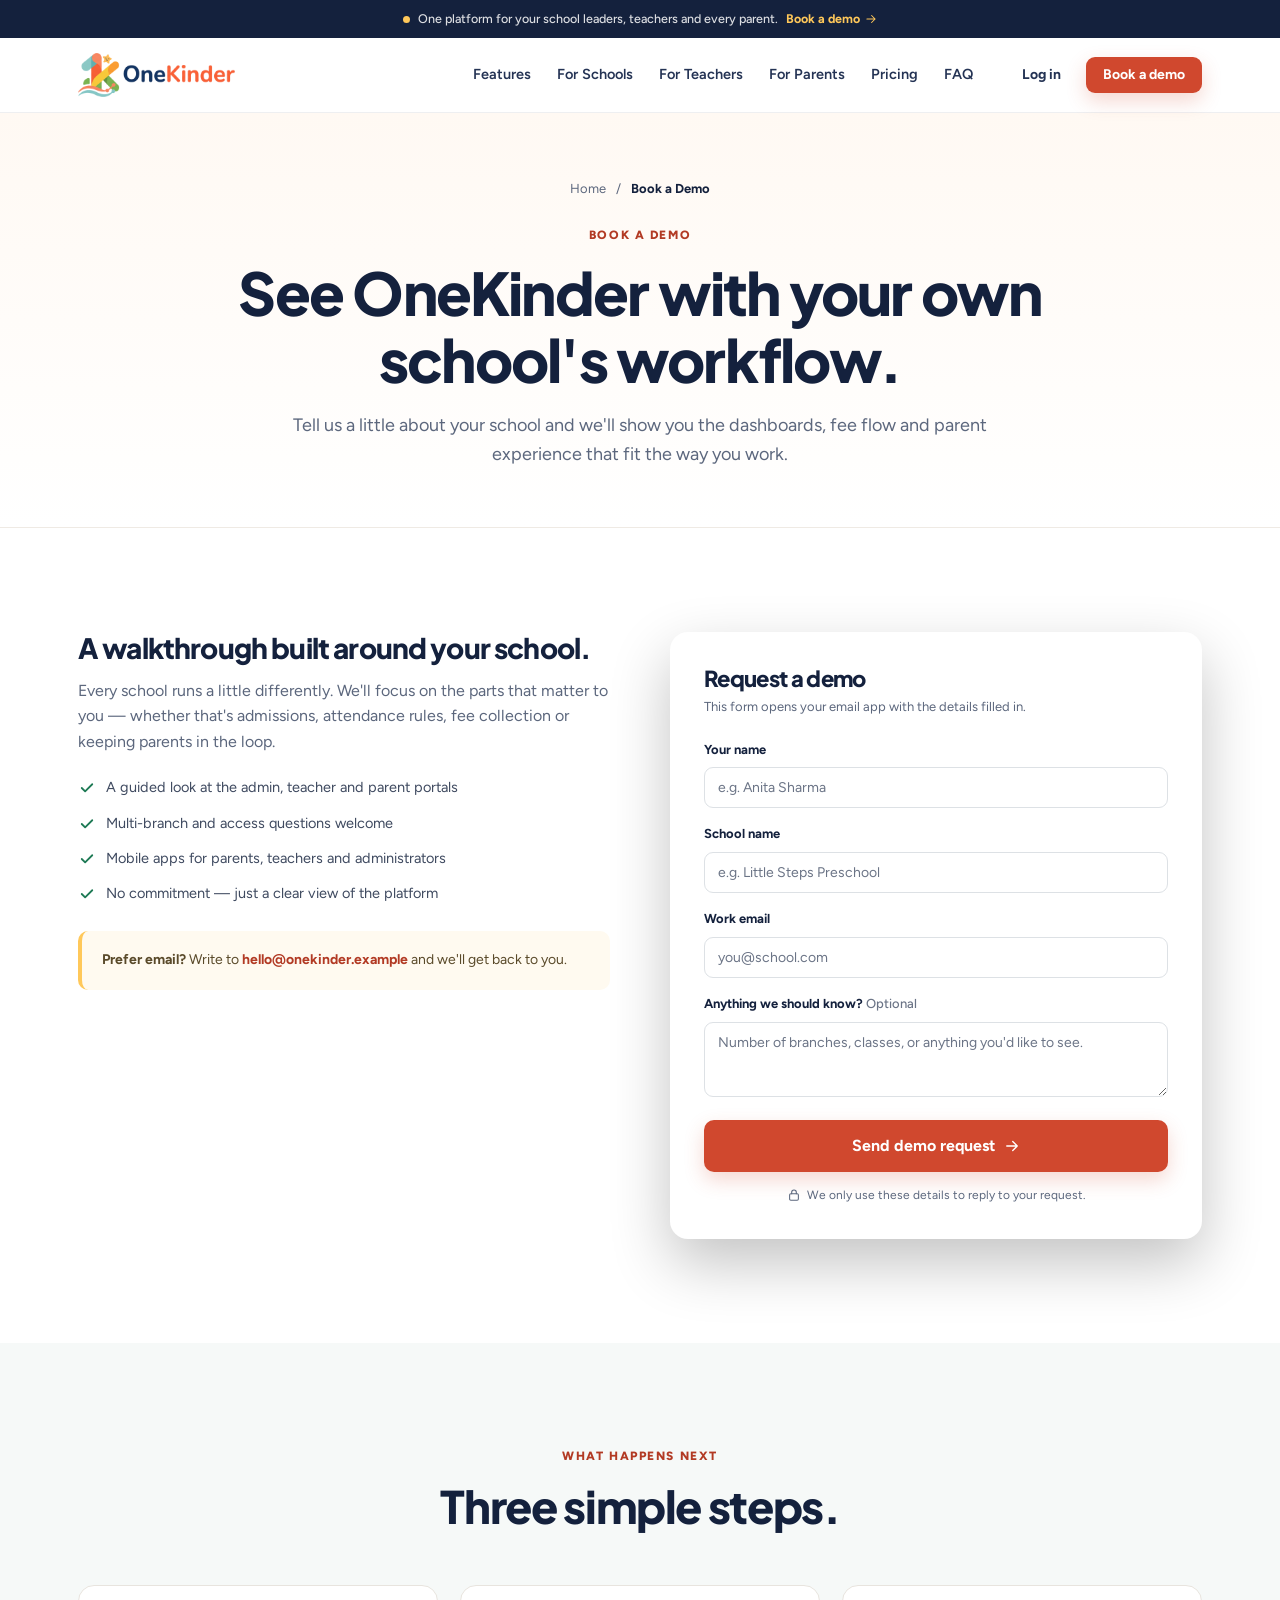
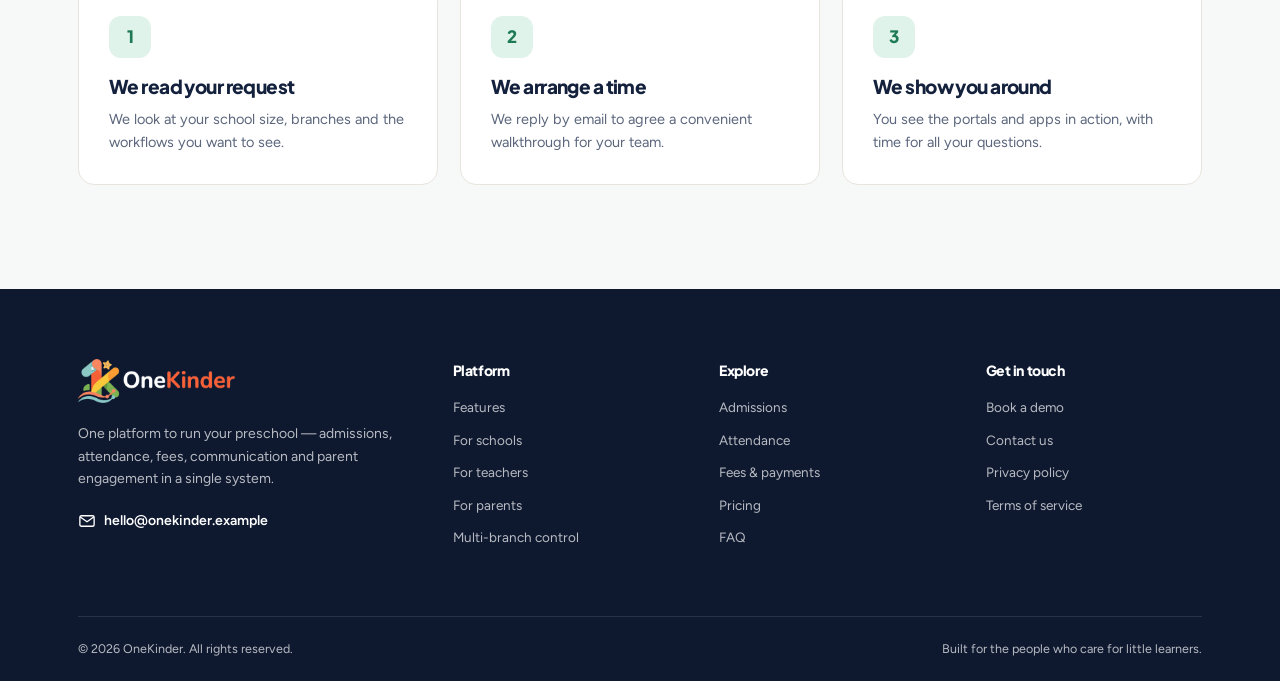
<file: demo.html>
<!DOCTYPE html>
<html lang="en">
<head>
  <meta charset="UTF-8">
  <meta name="viewport" content="width=device-width, initial-scale=1.0">
  <title>Book a Demo | OneKinder</title>
  <meta name="description" content="Request a OneKinder demo for your preschool or school group. Tell us about your school and we'll walk through the right dashboards and workflows.">
  <meta name="keywords" content="preschool management software, kindergarten management system, school ERP for preschool, multi-branch school management, parent teacher communication app, online fee collection for schools, student attendance software, admission management system">
  <meta property="og:type" content="website">
  <meta property="og:title" content="Book a Demo | OneKinder">
  <meta property="og:description" content="Request a OneKinder demo for your preschool or school group. Tell us about your school and we'll walk through the right dashboards and workflows.">
  <link rel="icon" href="assets/favicon.png" type="image/png">
  <link rel="preconnect" href="https://fonts.googleapis.com">
  <link rel="preconnect" href="https://fonts.gstatic.com" crossorigin>
  <link href="https://fonts.googleapis.com/css2?family=Figtree:wght@400;500;600;700&family=Plus+Jakarta+Sans:wght@500;600;700;800&display=swap" rel="stylesheet">
  <link rel="stylesheet" href="assets/css/styles.css">
</head>
<body>
  <a class="skip-link" href="#main">Skip to content</a>
  <svg class="icon-sprite" aria-hidden="true" xmlns="http://www.w3.org/2000/svg">
    <symbol id="i-check" viewBox="0 0 24 24"><path d="m5 12 4.5 4.5L19 7"/></symbol>
    <symbol id="i-arrow" viewBox="0 0 24 24"><path d="M5 12h14m-6-6 6 6-6 6"/></symbol>
    <symbol id="i-chevron" viewBox="0 0 24 24"><path d="m6 9 6 6 6-6"/></symbol>
    <symbol id="i-menu" viewBox="0 0 24 24"><path d="M4 7h16M4 12h16M4 17h16"/></symbol>
    <symbol id="i-close" viewBox="0 0 24 24"><path d="M6 6 18 18M18 6 6 18"/></symbol>
    <symbol id="i-calendar" viewBox="0 0 24 24"><rect x="3" y="5" width="18" height="16" rx="2"/><path d="M8 3v4m8-4v4M3 10h18m-9 4 2 2 3-3"/></symbol>
    <symbol id="i-card" viewBox="0 0 24 24"><rect x="2.5" y="5" width="19" height="14" rx="2.5"/><path d="M2.5 10h19m-14 5h4"/></symbol>
    <symbol id="i-form" viewBox="0 0 24 24"><path d="M14 3H7a2 2 0 0 0-2 2v14a2 2 0 0 0 2 2h10a2 2 0 0 0 2-2V8z"/><path d="M14 3v5h5M9 13h6m-6 4h4"/></symbol>
    <symbol id="i-users" viewBox="0 0 24 24"><circle cx="9" cy="8" r="3.2"/><path d="M3.5 19c0-3 2.5-5 5.5-5s5.5 2 5.5 5M16 6.2a3 3 0 0 1 0 5.6m1 2.2c2.2.4 3.5 2.2 3.5 5"/></symbol>
    <symbol id="i-message" viewBox="0 0 24 24"><path d="M20 12a7.5 7.5 0 0 1-7.5 7.5H8L4 21.5l1.2-4A7.5 7.5 0 1 1 20 12Z"/><path d="M8.5 11.5h7m-7 3h4"/></symbol>
    <symbol id="i-chart" viewBox="0 0 24 24"><path d="M4 20V4m0 16h16"/><rect x="7" y="12" width="3" height="5" rx="1"/><rect x="12" y="8" width="3" height="9" rx="1"/><rect x="17" y="5" width="3" height="12" rx="1"/></symbol>
    <symbol id="i-branch" viewBox="0 0 24 24"><circle cx="6" cy="5" r="2.5"/><circle cx="18" cy="5" r="2.5"/><circle cx="12" cy="19" r="2.5"/><path d="M6 7.5v3a3 3 0 0 0 3 3h6a3 3 0 0 0 3-3v-3m-6 6v3"/></symbol>
    <symbol id="i-pin" viewBox="0 0 24 24"><path d="M19 10c0 5-7 11-7 11S5 15 5 10a7 7 0 1 1 14 0Z"/><circle cx="12" cy="10" r="2.5"/></symbol>
    <symbol id="i-phone" viewBox="0 0 24 24"><rect x="6" y="2.5" width="12" height="19" rx="2.5"/><path d="M10.5 18.5h3"/></symbol>
    <symbol id="i-book" viewBox="0 0 24 24"><path d="M12 6.5C9.5 4.5 6.5 4.3 3.5 5v13c3-.7 6-.5 8.5 1.5m0-13c2.5-2 5.5-2.2 8.5-1.5v13c-3-.7-6-.5-8.5 1.5m0-13v13"/></symbol>
    <symbol id="i-shield" viewBox="0 0 24 24"><path d="M12 2.8 20 6v5.5c0 5-3.3 8.2-8 9.7-4.7-1.5-8-4.7-8-9.7V6z"/><path d="m8.8 12 2.2 2.2 4.2-4.2"/></symbol>
    <symbol id="i-clock" viewBox="0 0 24 24"><circle cx="12" cy="12" r="9"/><path d="M12 7v5l3.5 2"/></symbol>
    <symbol id="i-mail" viewBox="0 0 24 24"><rect x="2.5" y="5" width="19" height="14" rx="2"/><path d="m3.5 7 8.5 6 8.5-6"/></symbol>
    <symbol id="i-star" viewBox="0 0 24 24"><path d="m12 3 2.7 5.6 6.1.9-4.4 4.3 1 6.1-5.4-2.9-5.4 2.9 1-6.1L3.2 9.5l6.1-.9z"/></symbol>
    <symbol id="i-lock" viewBox="0 0 24 24"><rect x="4.5" y="10" width="15" height="11" rx="2"/><path d="M8 10V7.5a4 4 0 0 1 8 0V10"/></symbol>
  </svg>
  <div class="announce">
    <span class="announce-dot" aria-hidden="true"></span>
    One platform for your school leaders, teachers and every parent.
    <a href="demo.html">Book a demo <svg class="icon icon-xs" aria-hidden="true"><use href="#i-arrow"></use></svg></a>
  </div>
  <header class="site-header" id="top">
    <div class="container header-inner">
      <a class="brand" href="index.html" aria-label="OneKinder home">
        <img src="assets/logo.png" alt="OneKinder" width="450" height="126">
      </a>
      <nav class="main-nav" id="main-nav" aria-label="Main navigation">
                <a href="features.html">Features</a>
        <a href="for-schools.html">For Schools</a>
        <a href="for-teachers.html">For Teachers</a>
        <a href="for-parents.html">For Parents</a>
        <a href="pricing.html">Pricing</a>
        <a href="faq.html">FAQ</a>
        <div class="nav-actions">
          <a class="btn btn-ghost btn-sm" href="demo.html">Log in</a>
          <a class="btn btn-primary btn-sm" href="demo.html">Book a demo</a>
        </div>
      </nav>
      <button class="nav-toggle" type="button" aria-expanded="false" aria-controls="main-nav" aria-label="Open menu">
        <svg class="icon" aria-hidden="true"><use href="#i-menu"></use></svg>
      </button>
    </div>
  </header>
  <main id="main">
    <section class="page-hero">
      <div class="container">
        <nav class="breadcrumb" aria-label="Breadcrumb"><a href="index.html">Home</a> <span>/</span> <span>Book a Demo</span></nav>
        <span class="section-kicker">Book a demo</span>
        <h1>See OneKinder with your own school's workflow.</h1>
        <p class="lead">Tell us a little about your school and we'll show you the dashboards, fee flow and parent experience that fit the way you work.</p>
        
      </div>
    </section>
    <section class="section">
      <div class="container demo-page-grid">
        <div class="demo-page-copy">
          <h2>A walkthrough built around your school.</h2>
          <p>Every school runs a little differently. We'll focus on the parts that matter to you — whether that's admissions, attendance rules, fee collection or keeping parents in the loop.</p>
<ul class="check-list"><li><svg class="icon" aria-hidden="true"><use href="#i-check"></use></svg> A guided look at the admin, teacher and parent portals</li><li><svg class="icon" aria-hidden="true"><use href="#i-check"></use></svg> Multi-branch and access questions welcome</li><li><svg class="icon" aria-hidden="true"><use href="#i-check"></use></svg> Mobile apps for parents, teachers and administrators</li><li><svg class="icon" aria-hidden="true"><use href="#i-check"></use></svg> No commitment — just a clear view of the platform</li></ul>
          <div class="note-box"><strong>Prefer email?</strong> Write to <a href="mailto:hello@onekinder.example">hello@onekinder.example</a> and we'll get back to you.</div>
        </div>
        <form class="demo-form" id="demo-form" novalidate>
          <h3>Request a demo</h3>
          <p class="demo-form-note">This form opens your email app with the details filled in.</p>
          <div class="field"><label for="demo-name">Your name</label><input id="demo-name" name="name" type="text" autocomplete="name" placeholder="e.g. Anita Sharma" required><span class="field-error" aria-live="polite"></span></div>
          <div class="field"><label for="demo-school">School name</label><input id="demo-school" name="school" type="text" autocomplete="organization" placeholder="e.g. Little Steps Preschool" required><span class="field-error" aria-live="polite"></span></div>
          <div class="field"><label for="demo-email">Work email</label><input id="demo-email" name="email" type="email" autocomplete="email" placeholder="you@school.com" required><span class="field-error" aria-live="polite"></span></div>
          <div class="field"><label for="demo-message">Anything we should know? <span class="optional">Optional</span></label><textarea id="demo-message" name="message" rows="3" placeholder="Number of branches, classes, or anything you'd like to see."></textarea></div>
          <button class="btn btn-primary btn-lg btn-block" type="submit">Send demo request <svg class="icon icon-sm" aria-hidden="true"><use href="#i-arrow"></use></svg></button>
          <p class="demo-form-foot"><svg class="icon icon-xs" aria-hidden="true"><use href="#i-lock"></use></svg> We only use these details to reply to your request.</p>
        </form>
      </div>
    </section>
    <section class="section section-tint">
      <div class="container">
        <div class="section-head center"><span class="section-kicker">What happens next</span><h2>Three simple steps.</h2></div>
        <div class="steps-grid">
          <article class="step-card"><span class="step-num">1</span><h3>We read your request</h3><p>We look at your school size, branches and the workflows you want to see.</p></article>
          <article class="step-card"><span class="step-num">2</span><h3>We arrange a time</h3><p>We reply by email to agree a convenient walkthrough for your team.</p></article>
          <article class="step-card"><span class="step-num">3</span><h3>We show you around</h3><p>You see the portals and apps in action, with time for all your questions.</p></article>
        </div>
      </div>
    </section>
  </main>

  <footer class="site-footer">
    <div class="container">
      <div class="footer-grid">
        <div class="footer-brand">
          <img src="assets/logo-light.png" alt="OneKinder" width="450" height="126">
          <p>One platform to run your preschool — admissions, attendance, fees, communication and parent engagement in a single system.</p>
          <a class="footer-mail" href="mailto:hello@onekinder.example"><svg class="icon icon-sm" aria-hidden="true"><use href="#i-mail"></use></svg> hello@onekinder.example</a>
        </div>
        <div class="footer-col">
          <h2>Platform</h2>
          <a href="features.html">Features</a>
          <a href="for-schools.html">For schools</a>
          <a href="for-teachers.html">For teachers</a>
          <a href="for-parents.html">For parents</a>
          <a href="multi-branch.html">Multi-branch control</a>
        </div>
        <div class="footer-col">
          <h2>Explore</h2>
          <a href="admissions.html">Admissions</a>
          <a href="features.html#attendance">Attendance</a>
          <a href="features.html#fees">Fees &amp; payments</a>
          <a href="pricing.html">Pricing</a>
          <a href="faq.html">FAQ</a>
        </div>
        <div class="footer-col">
          <h2>Get in touch</h2>
          <a href="demo.html">Book a demo</a>
          <a href="mailto:hello@onekinder.example">Contact us</a>
          <a href="privacy.html">Privacy policy</a>
          <a href="terms.html">Terms of service</a>
        </div>
      </div>
      <div class="footer-bottom">
        <span>© <span class="year">2026</span> OneKinder. All rights reserved.</span>
        <span>Built for the people who care for little learners.</span>
      </div>
    </div>
  </footer>
  <script src="assets/js/main.js"></script>
</body>
</html>
</file>
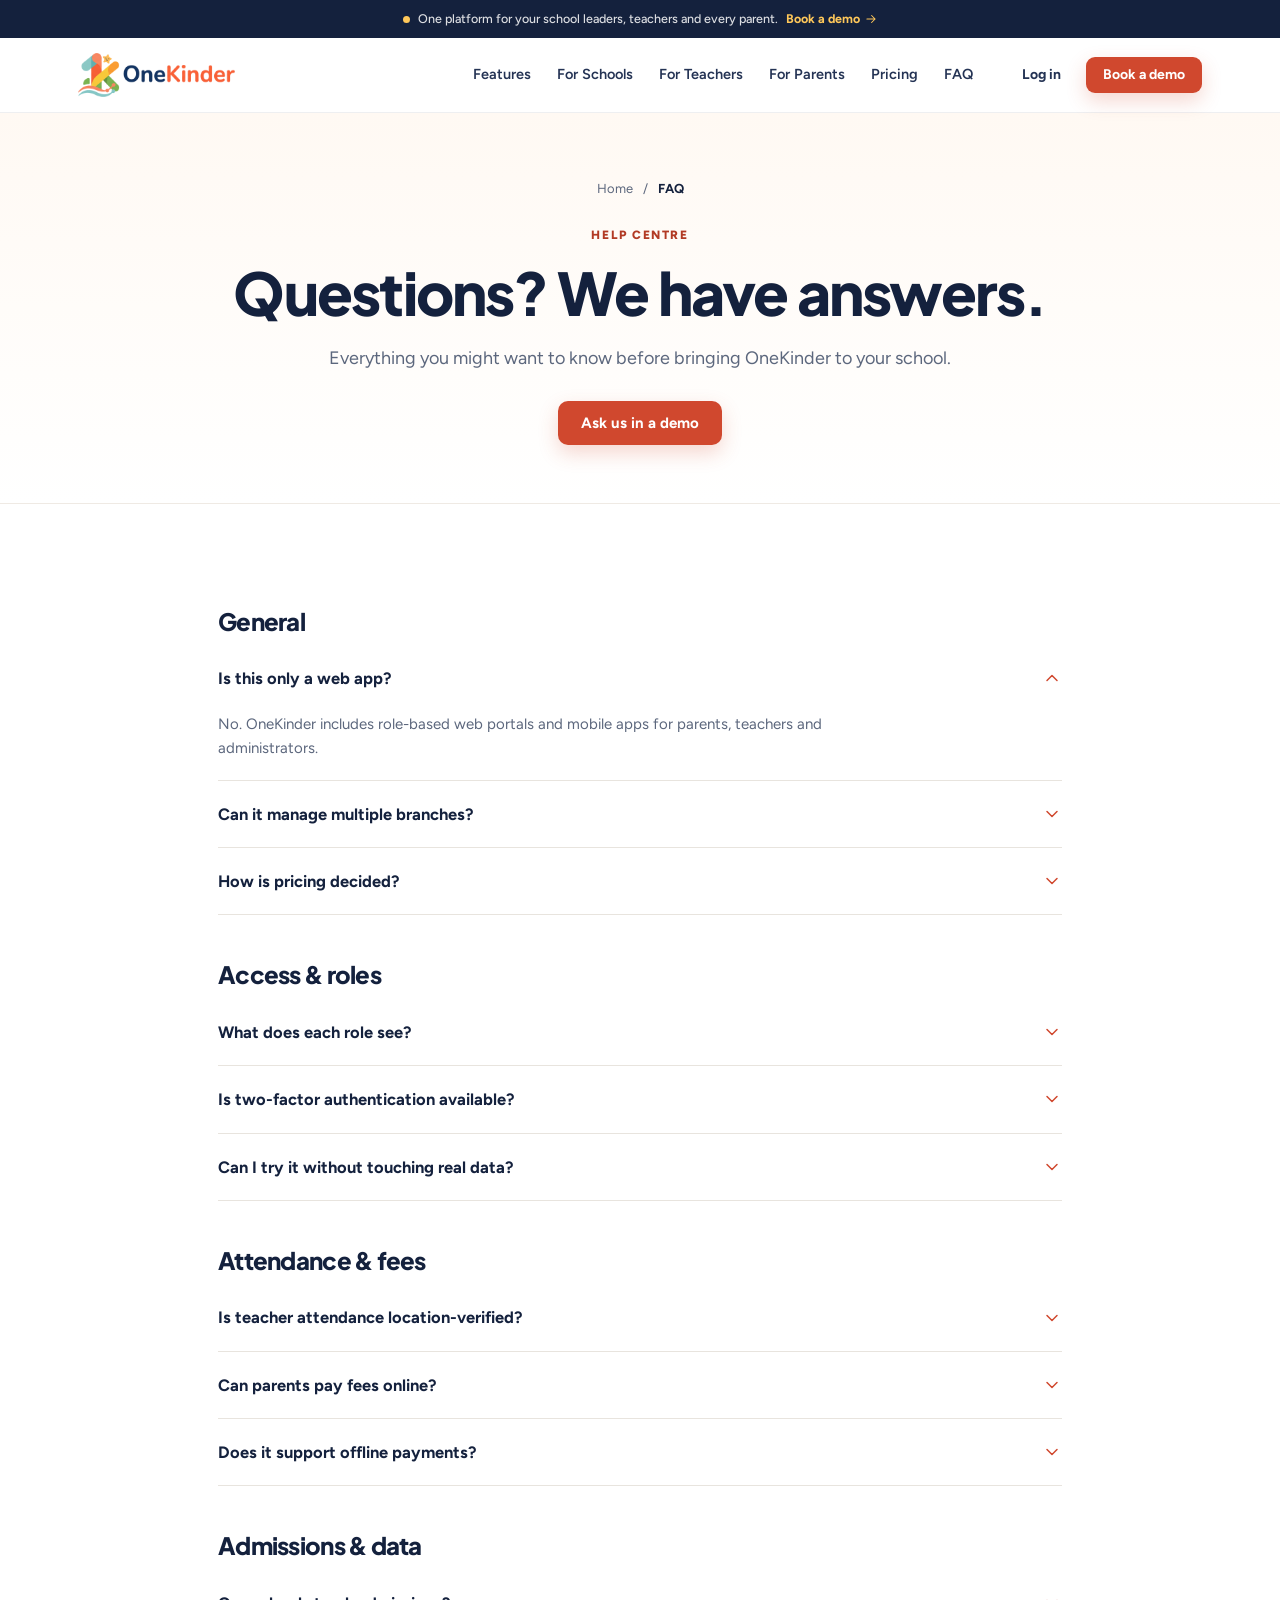
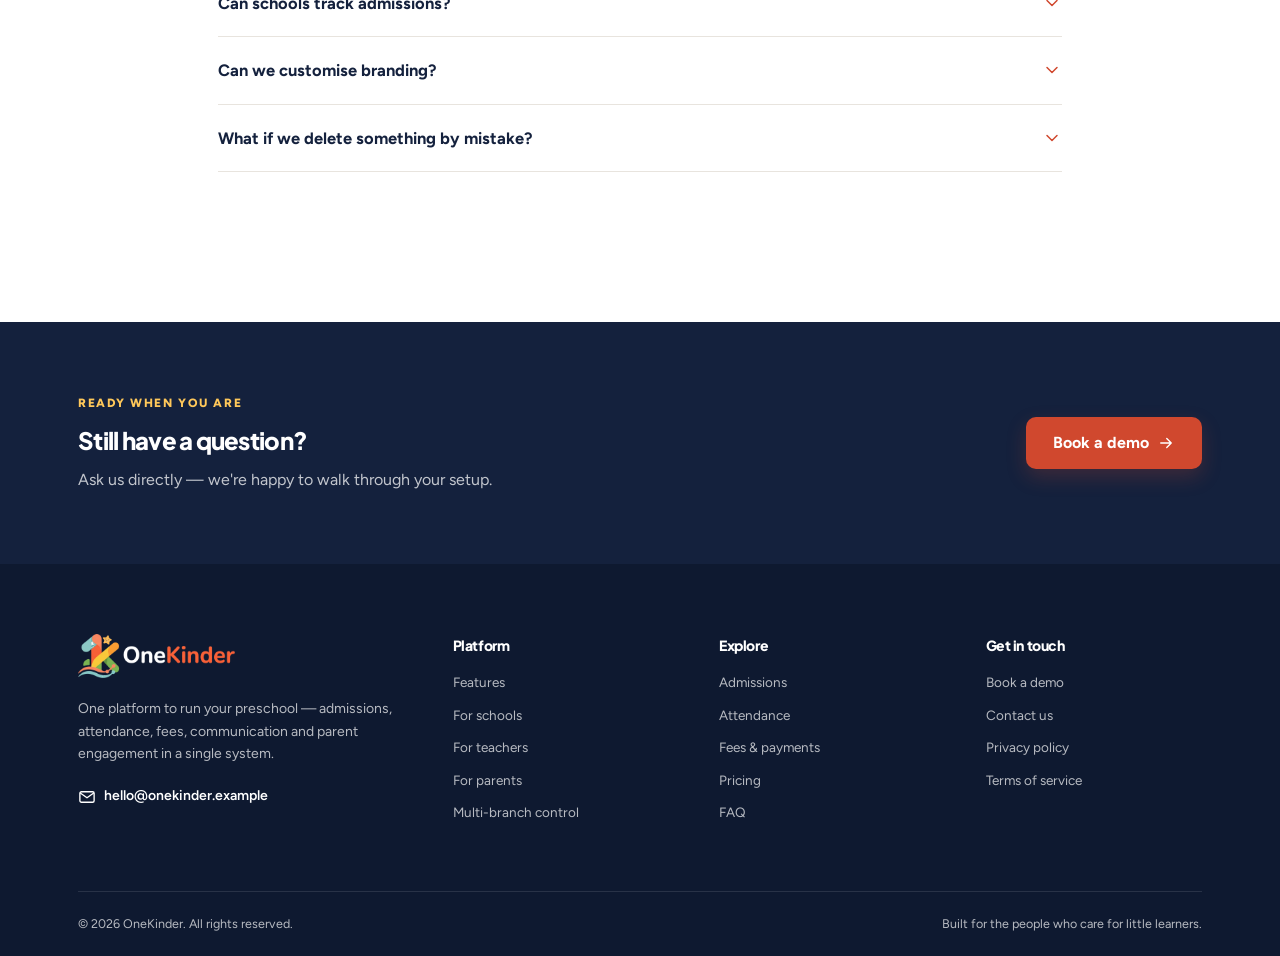
<file: faq.html>
<!DOCTYPE html>
<html lang="en">
<head>
  <meta charset="UTF-8">
  <meta name="viewport" content="width=device-width, initial-scale=1.0">
  <title>FAQ | OneKinder</title>
  <meta name="description" content="Answers about OneKinder web portals, mobile apps, multi-branch access, online and offline payments, attendance verification and demos.">
  <meta name="keywords" content="preschool management software, kindergarten management system, school ERP for preschool, multi-branch school management, parent teacher communication app, online fee collection for schools, student attendance software, admission management system">
  <meta property="og:type" content="website">
  <meta property="og:title" content="FAQ | OneKinder">
  <meta property="og:description" content="Answers about OneKinder web portals, mobile apps, multi-branch access, online and offline payments, attendance verification and demos.">
  <link rel="icon" href="assets/favicon.png" type="image/png">
  <link rel="preconnect" href="https://fonts.googleapis.com">
  <link rel="preconnect" href="https://fonts.gstatic.com" crossorigin>
  <link href="https://fonts.googleapis.com/css2?family=Figtree:wght@400;500;600;700&family=Plus+Jakarta+Sans:wght@500;600;700;800&display=swap" rel="stylesheet">
  <link rel="stylesheet" href="assets/css/styles.css">
</head>
<body>
  <a class="skip-link" href="#main">Skip to content</a>
  <svg class="icon-sprite" aria-hidden="true" xmlns="http://www.w3.org/2000/svg">
    <symbol id="i-check" viewBox="0 0 24 24"><path d="m5 12 4.5 4.5L19 7"/></symbol>
    <symbol id="i-arrow" viewBox="0 0 24 24"><path d="M5 12h14m-6-6 6 6-6 6"/></symbol>
    <symbol id="i-chevron" viewBox="0 0 24 24"><path d="m6 9 6 6 6-6"/></symbol>
    <symbol id="i-menu" viewBox="0 0 24 24"><path d="M4 7h16M4 12h16M4 17h16"/></symbol>
    <symbol id="i-close" viewBox="0 0 24 24"><path d="M6 6 18 18M18 6 6 18"/></symbol>
    <symbol id="i-calendar" viewBox="0 0 24 24"><rect x="3" y="5" width="18" height="16" rx="2"/><path d="M8 3v4m8-4v4M3 10h18m-9 4 2 2 3-3"/></symbol>
    <symbol id="i-card" viewBox="0 0 24 24"><rect x="2.5" y="5" width="19" height="14" rx="2.5"/><path d="M2.5 10h19m-14 5h4"/></symbol>
    <symbol id="i-form" viewBox="0 0 24 24"><path d="M14 3H7a2 2 0 0 0-2 2v14a2 2 0 0 0 2 2h10a2 2 0 0 0 2-2V8z"/><path d="M14 3v5h5M9 13h6m-6 4h4"/></symbol>
    <symbol id="i-users" viewBox="0 0 24 24"><circle cx="9" cy="8" r="3.2"/><path d="M3.5 19c0-3 2.5-5 5.5-5s5.5 2 5.5 5M16 6.2a3 3 0 0 1 0 5.6m1 2.2c2.2.4 3.5 2.2 3.5 5"/></symbol>
    <symbol id="i-message" viewBox="0 0 24 24"><path d="M20 12a7.5 7.5 0 0 1-7.5 7.5H8L4 21.5l1.2-4A7.5 7.5 0 1 1 20 12Z"/><path d="M8.5 11.5h7m-7 3h4"/></symbol>
    <symbol id="i-chart" viewBox="0 0 24 24"><path d="M4 20V4m0 16h16"/><rect x="7" y="12" width="3" height="5" rx="1"/><rect x="12" y="8" width="3" height="9" rx="1"/><rect x="17" y="5" width="3" height="12" rx="1"/></symbol>
    <symbol id="i-branch" viewBox="0 0 24 24"><circle cx="6" cy="5" r="2.5"/><circle cx="18" cy="5" r="2.5"/><circle cx="12" cy="19" r="2.5"/><path d="M6 7.5v3a3 3 0 0 0 3 3h6a3 3 0 0 0 3-3v-3m-6 6v3"/></symbol>
    <symbol id="i-pin" viewBox="0 0 24 24"><path d="M19 10c0 5-7 11-7 11S5 15 5 10a7 7 0 1 1 14 0Z"/><circle cx="12" cy="10" r="2.5"/></symbol>
    <symbol id="i-phone" viewBox="0 0 24 24"><rect x="6" y="2.5" width="12" height="19" rx="2.5"/><path d="M10.5 18.5h3"/></symbol>
    <symbol id="i-book" viewBox="0 0 24 24"><path d="M12 6.5C9.5 4.5 6.5 4.3 3.5 5v13c3-.7 6-.5 8.5 1.5m0-13c2.5-2 5.5-2.2 8.5-1.5v13c-3-.7-6-.5-8.5 1.5m0-13v13"/></symbol>
    <symbol id="i-shield" viewBox="0 0 24 24"><path d="M12 2.8 20 6v5.5c0 5-3.3 8.2-8 9.7-4.7-1.5-8-4.7-8-9.7V6z"/><path d="m8.8 12 2.2 2.2 4.2-4.2"/></symbol>
    <symbol id="i-clock" viewBox="0 0 24 24"><circle cx="12" cy="12" r="9"/><path d="M12 7v5l3.5 2"/></symbol>
    <symbol id="i-mail" viewBox="0 0 24 24"><rect x="2.5" y="5" width="19" height="14" rx="2"/><path d="m3.5 7 8.5 6 8.5-6"/></symbol>
    <symbol id="i-star" viewBox="0 0 24 24"><path d="m12 3 2.7 5.6 6.1.9-4.4 4.3 1 6.1-5.4-2.9-5.4 2.9 1-6.1L3.2 9.5l6.1-.9z"/></symbol>
    <symbol id="i-lock" viewBox="0 0 24 24"><rect x="4.5" y="10" width="15" height="11" rx="2"/><path d="M8 10V7.5a4 4 0 0 1 8 0V10"/></symbol>
  </svg>
  <div class="announce">
    <span class="announce-dot" aria-hidden="true"></span>
    One platform for your school leaders, teachers and every parent.
    <a href="demo.html">Book a demo <svg class="icon icon-xs" aria-hidden="true"><use href="#i-arrow"></use></svg></a>
  </div>
  <header class="site-header" id="top">
    <div class="container header-inner">
      <a class="brand" href="index.html" aria-label="OneKinder home">
        <img src="assets/logo.png" alt="OneKinder" width="450" height="126">
      </a>
      <nav class="main-nav" id="main-nav" aria-label="Main navigation">
                <a href="features.html">Features</a>
        <a href="for-schools.html">For Schools</a>
        <a href="for-teachers.html">For Teachers</a>
        <a href="for-parents.html">For Parents</a>
        <a href="pricing.html">Pricing</a>
        <a href="faq.html" aria-current="page">FAQ</a>
        <div class="nav-actions">
          <a class="btn btn-ghost btn-sm" href="demo.html">Log in</a>
          <a class="btn btn-primary btn-sm" href="demo.html">Book a demo</a>
        </div>
      </nav>
      <button class="nav-toggle" type="button" aria-expanded="false" aria-controls="main-nav" aria-label="Open menu">
        <svg class="icon" aria-hidden="true"><use href="#i-menu"></use></svg>
      </button>
    </div>
  </header>
  <main id="main">
    <section class="page-hero">
      <div class="container">
        <nav class="breadcrumb" aria-label="Breadcrumb"><a href="index.html">Home</a> <span>/</span> <span>FAQ</span></nav>
        <span class="section-kicker">Help centre</span>
        <h1>Questions? We have answers.</h1>
        <p class="lead">Everything you might want to know before bringing OneKinder to your school.</p>
        <div class="page-hero-actions"><a class="btn btn-primary" href="demo.html">Ask us in a demo</a></div>
      </div>
    </section>
    <section class="section">
      <div class="container faq-page">
        <div class="faq-group"><h2>General</h2><div class="faq-list">
          <details class="faq-item" open><summary>Is this only a web app?<svg class="icon" aria-hidden="true"><use href="#i-chevron"></use></svg></summary><p>No. OneKinder includes role-based web portals and mobile apps for parents, teachers and administrators.</p></details>
          <details class="faq-item"><summary>Can it manage multiple branches?<svg class="icon" aria-hidden="true"><use href="#i-chevron"></use></svg></summary><p>Yes. Schools can be grouped into branches with separate settings, branch-level admins and scoped access for each leader.</p></details>
          <details class="faq-item"><summary>How is pricing decided?<svg class="icon" aria-hidden="true"><use href="#i-chevron"></use></svg></summary><p>Pricing depends on your setup. We look at the number of schools, branches and users before sharing a quote. See our <a class="text-link" href="pricing.html">pricing page</a>.</p></details>
        </div></div>
        <div class="faq-group"><h2>Access &amp; roles</h2><div class="faq-list">
          <details class="faq-item"><summary>What does each role see?<svg class="icon" aria-hidden="true"><use href="#i-chevron"></use></svg></summary><p>Platform administrators manage schools and branding, superadmins manage schools or groups, branch admins run daily operations, teachers manage classes and parents see their own children.</p></details>
          <details class="faq-item"><summary>Is two-factor authentication available?<svg class="icon" aria-hidden="true"><use href="#i-chevron"></use></svg></summary><p>Yes. TOTP-based two-factor authentication can be set up with a QR code and enabled for accounts that need extra protection.</p></details>
          <details class="faq-item"><summary>Can I try it without touching real data?<svg class="icon" aria-hidden="true"><use href="#i-chevron"></use></svg></summary><p>Yes. Demo accounts let people explore and create sample records but cannot edit or delete existing records or change credentials.</p></details>
        </div></div>
        <div class="faq-group"><h2>Attendance &amp; fees</h2><div class="faq-list">
          <details class="faq-item"><summary>Is teacher attendance location-verified?<svg class="icon" aria-hidden="true"><use href="#i-chevron"></use></svg></summary><p>Yes. Check-in and check-out capture coordinates and accuracy, with a configurable geofence radius and rejection of inaccurate readings.</p></details>
          <details class="faq-item"><summary>Can parents pay fees online?<svg class="icon" aria-hidden="true"><use href="#i-chevron"></use></svg></summary><p>Yes. Razorpay is integrated for fee and admission payments. Each school can enable or disable online payments.</p></details>
          <details class="faq-item"><summary>Does it support offline payments?<svg class="icon" aria-hidden="true"><use href="#i-chevron"></use></svg></summary><p>Yes. Cash, UPI, cheque and demand draft collections can be recorded and tracked alongside online transactions.</p></details>
        </div></div>
        <div class="faq-group"><h2>Admissions &amp; data</h2><div class="faq-list">
          <details class="faq-item"><summary>Can schools track admissions?<svg class="icon" aria-hidden="true"><use href="#i-chevron"></use></svg></summary><p>Yes. There is a public application flow, document upload, status tracking and an admin back office that converts applicants into students.</p></details>
          <details class="faq-item"><summary>Can we customise branding?<svg class="icon" aria-hidden="true"><use href="#i-chevron"></use></svg></summary><p>Yes. The SaaS logo and title can be changed centrally, and each school can set its own identity and login branding.</p></details>
          <details class="faq-item"><summary>What if we delete something by mistake?<svg class="icon" aria-hidden="true"><use href="#i-chevron"></use></svg></summary><p>Students, teachers and classrooms use soft deletion, so items can be restored from the trash before permanent deletion.</p></details>
        </div></div>
      </div>
    </section>
    <section class="cta-band section-dark">
      <div class="container cta-band-inner">
        <div>
          <span class="section-kicker section-kicker-light">Ready when you are</span>
          <h2>Still have a question?</h2>
          <p>Ask us directly — we're happy to walk through your setup.</p>
        </div>
        <a class="btn btn-primary btn-lg" href="demo.html">Book a demo <svg class="icon icon-sm" aria-hidden="true"><use href="#i-arrow"></use></svg></a>
      </div>
    </section>
  </main>

  <footer class="site-footer">
    <div class="container">
      <div class="footer-grid">
        <div class="footer-brand">
          <img src="assets/logo-light.png" alt="OneKinder" width="450" height="126">
          <p>One platform to run your preschool — admissions, attendance, fees, communication and parent engagement in a single system.</p>
          <a class="footer-mail" href="mailto:hello@onekinder.example"><svg class="icon icon-sm" aria-hidden="true"><use href="#i-mail"></use></svg> hello@onekinder.example</a>
        </div>
        <div class="footer-col">
          <h2>Platform</h2>
          <a href="features.html">Features</a>
          <a href="for-schools.html">For schools</a>
          <a href="for-teachers.html">For teachers</a>
          <a href="for-parents.html">For parents</a>
          <a href="multi-branch.html">Multi-branch control</a>
        </div>
        <div class="footer-col">
          <h2>Explore</h2>
          <a href="admissions.html">Admissions</a>
          <a href="features.html#attendance">Attendance</a>
          <a href="features.html#fees">Fees &amp; payments</a>
          <a href="pricing.html">Pricing</a>
          <a href="faq.html">FAQ</a>
        </div>
        <div class="footer-col">
          <h2>Get in touch</h2>
          <a href="demo.html">Book a demo</a>
          <a href="mailto:hello@onekinder.example">Contact us</a>
          <a href="privacy.html">Privacy policy</a>
          <a href="terms.html">Terms of service</a>
        </div>
      </div>
      <div class="footer-bottom">
        <span>© <span class="year">2026</span> OneKinder. All rights reserved.</span>
        <span>Built for the people who care for little learners.</span>
      </div>
    </div>
  </footer>
  <script src="assets/js/main.js"></script>
</body>
</html>
</file>
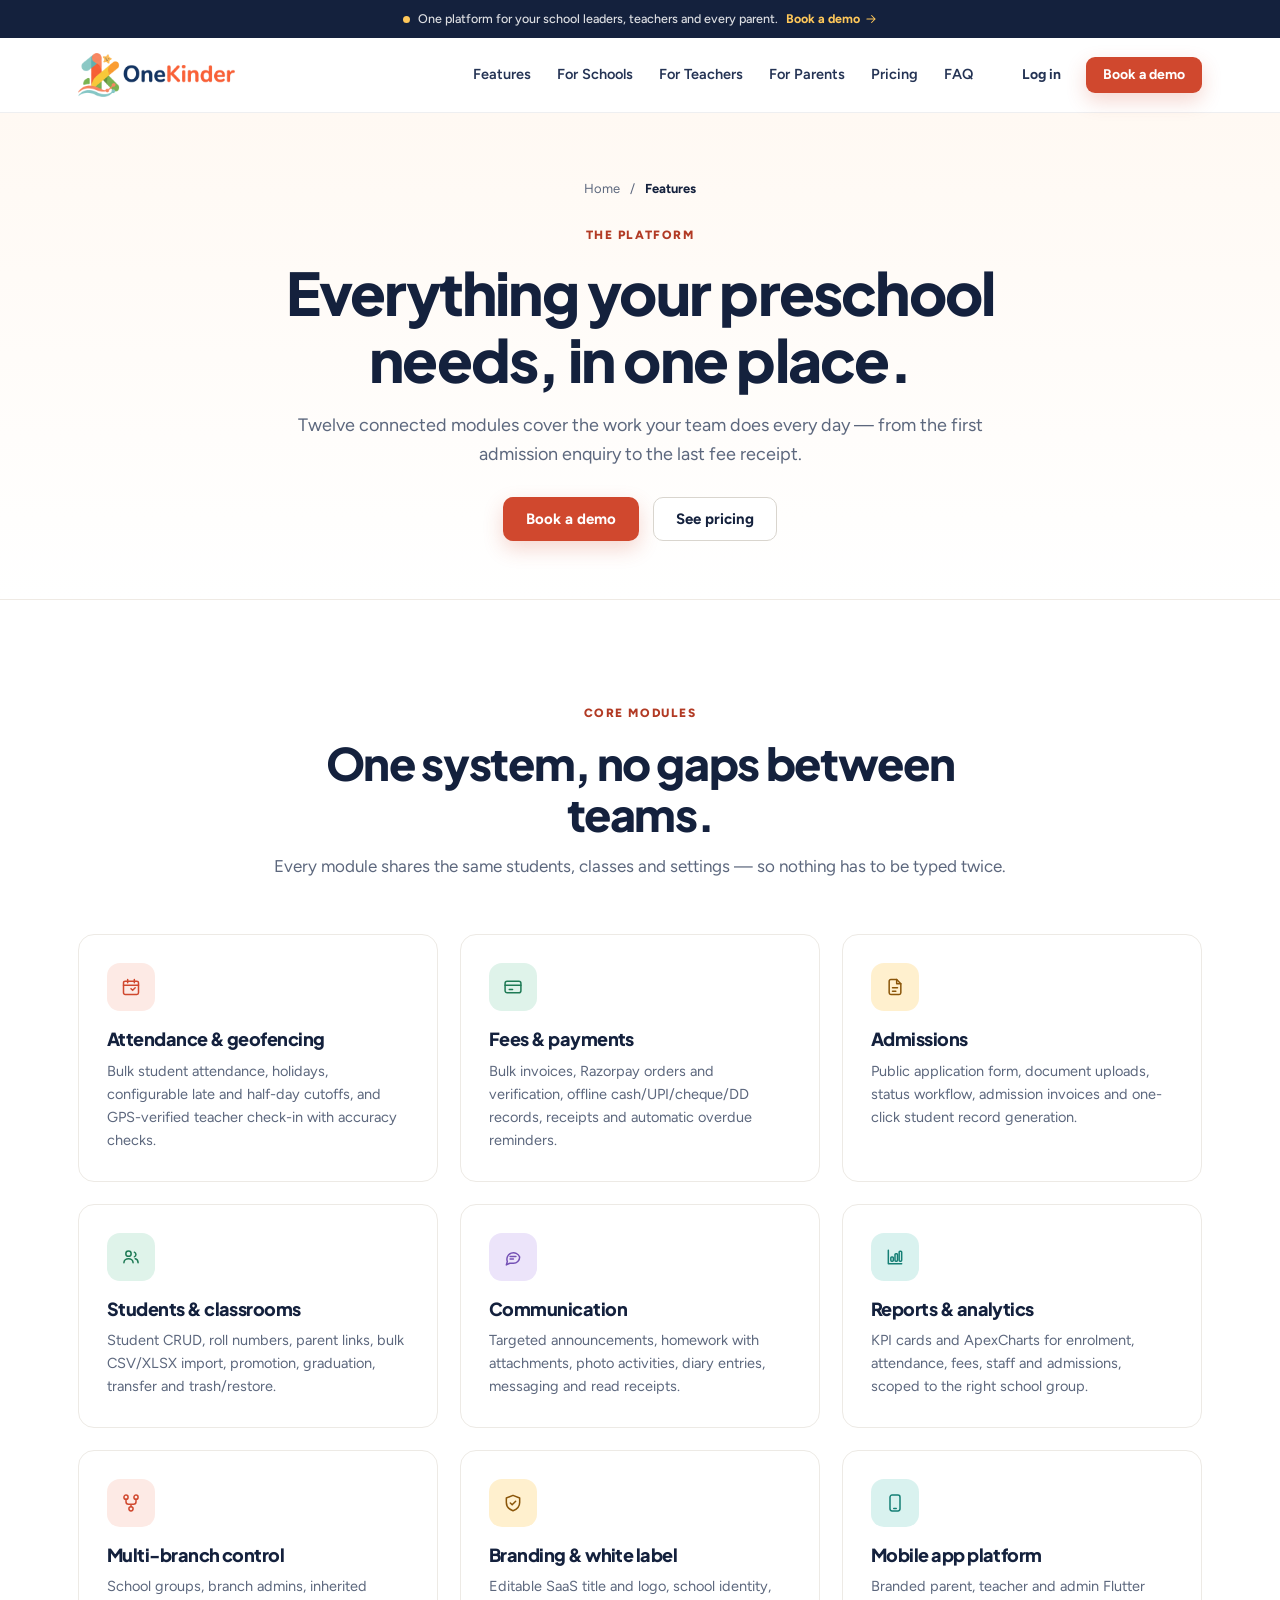
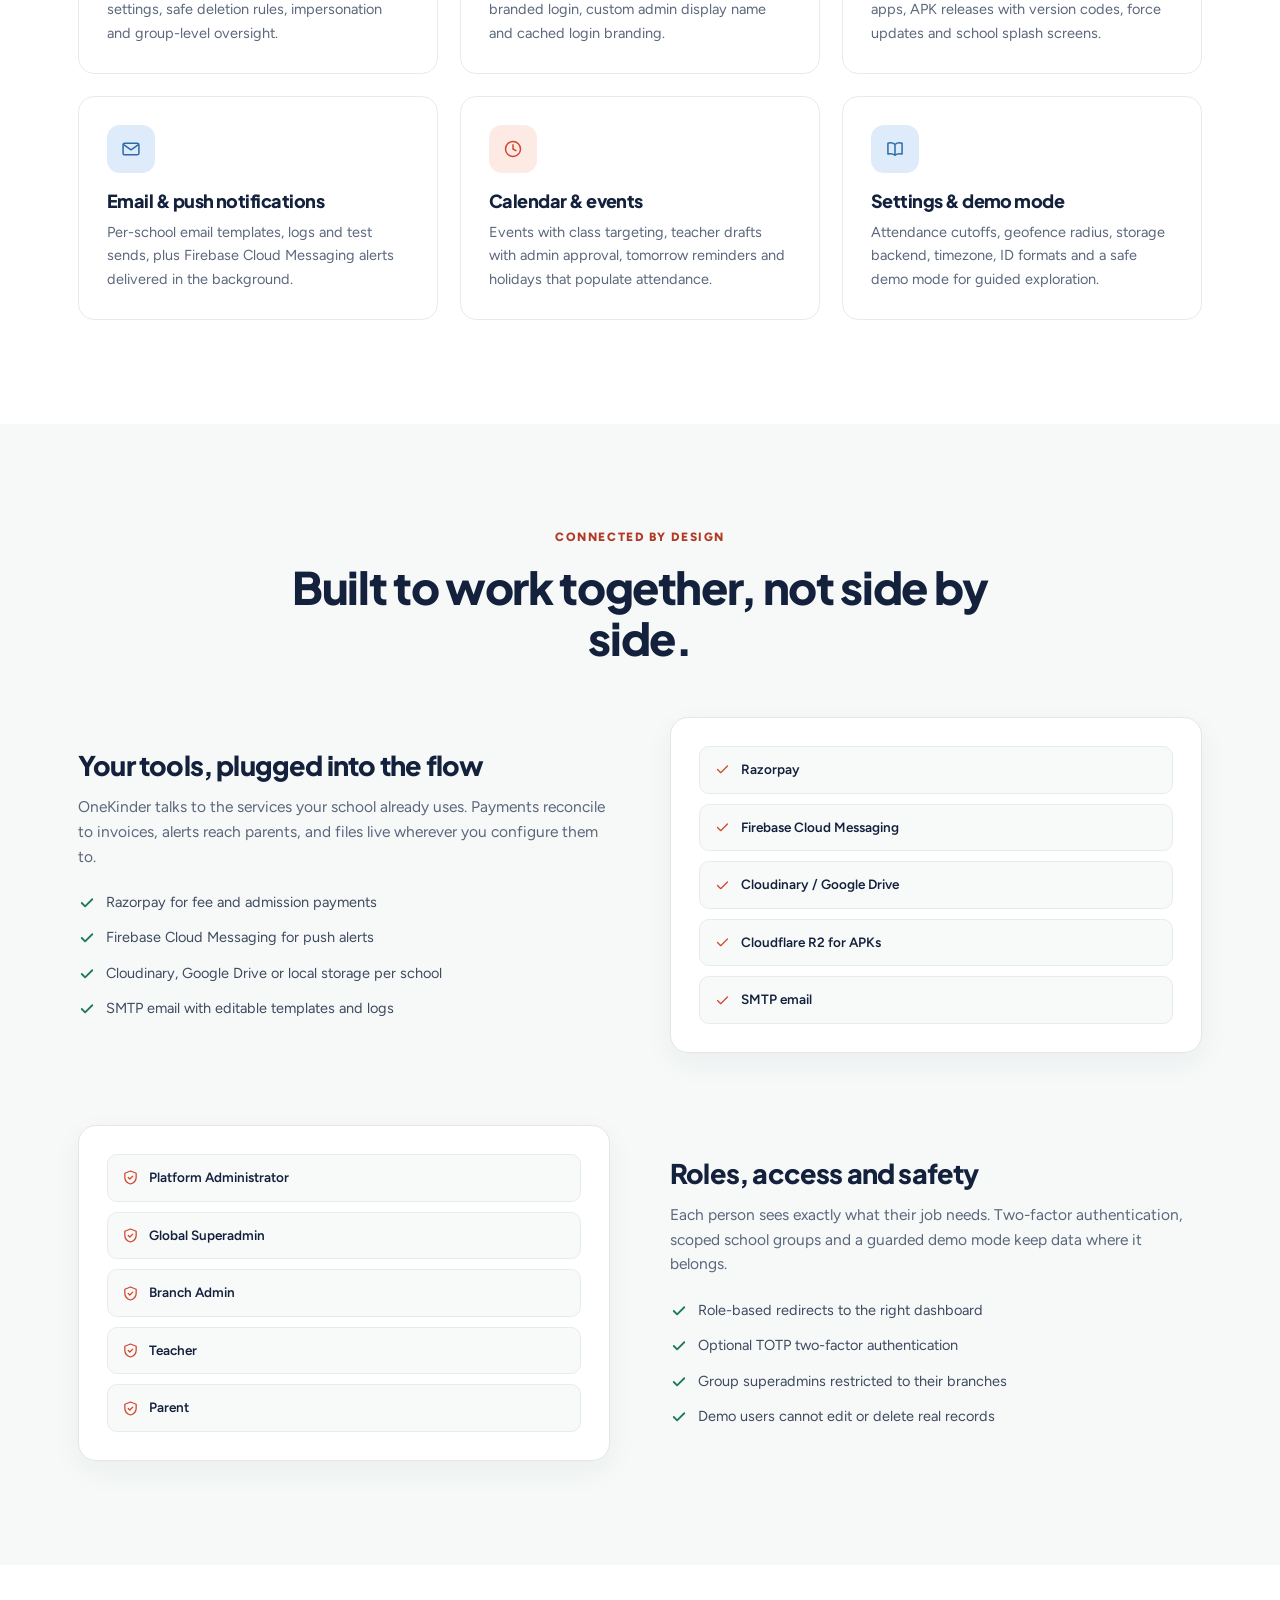
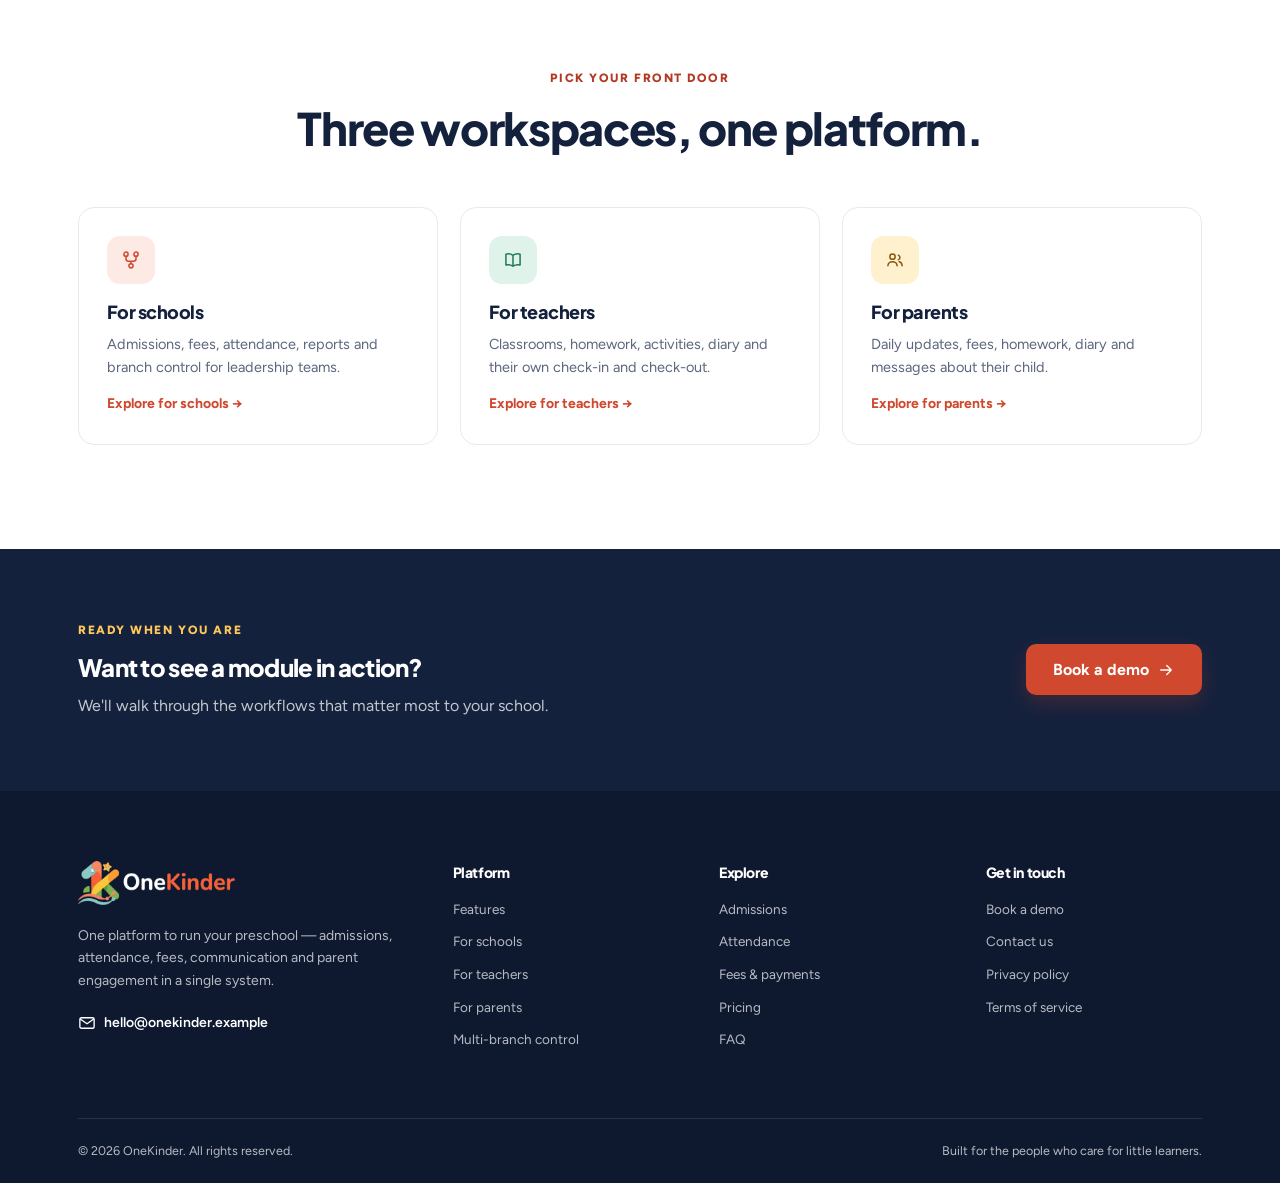
<file: features.html>
<!DOCTYPE html>
<html lang="en">
<head>
  <meta charset="UTF-8">
  <meta name="viewport" content="width=device-width, initial-scale=1.0">
  <title>Features | OneKinder</title>
  <meta name="description" content="Explore every OneKinder module: attendance with geofencing, Razorpay fees, admissions, homework, diary, calendar, analytics, white-label branding and branded mobile apps.">
  <meta name="keywords" content="preschool management software, kindergarten management system, school ERP for preschool, multi-branch school management, parent teacher communication app, online fee collection for schools, student attendance software, admission management system">
  <meta property="og:type" content="website">
  <meta property="og:title" content="Features | OneKinder">
  <meta property="og:description" content="Explore every OneKinder module: attendance with geofencing, Razorpay fees, admissions, homework, diary, calendar, analytics, white-label branding and branded mobile apps.">
  <link rel="icon" href="assets/favicon.png" type="image/png">
  <link rel="preconnect" href="https://fonts.googleapis.com">
  <link rel="preconnect" href="https://fonts.gstatic.com" crossorigin>
  <link href="https://fonts.googleapis.com/css2?family=Figtree:wght@400;500;600;700&family=Plus+Jakarta+Sans:wght@500;600;700;800&display=swap" rel="stylesheet">
  <link rel="stylesheet" href="assets/css/styles.css">
</head>
<body>
  <a class="skip-link" href="#main">Skip to content</a>
  <svg class="icon-sprite" aria-hidden="true" xmlns="http://www.w3.org/2000/svg">
    <symbol id="i-check" viewBox="0 0 24 24"><path d="m5 12 4.5 4.5L19 7"/></symbol>
    <symbol id="i-arrow" viewBox="0 0 24 24"><path d="M5 12h14m-6-6 6 6-6 6"/></symbol>
    <symbol id="i-chevron" viewBox="0 0 24 24"><path d="m6 9 6 6 6-6"/></symbol>
    <symbol id="i-menu" viewBox="0 0 24 24"><path d="M4 7h16M4 12h16M4 17h16"/></symbol>
    <symbol id="i-close" viewBox="0 0 24 24"><path d="M6 6 18 18M18 6 6 18"/></symbol>
    <symbol id="i-calendar" viewBox="0 0 24 24"><rect x="3" y="5" width="18" height="16" rx="2"/><path d="M8 3v4m8-4v4M3 10h18m-9 4 2 2 3-3"/></symbol>
    <symbol id="i-card" viewBox="0 0 24 24"><rect x="2.5" y="5" width="19" height="14" rx="2.5"/><path d="M2.5 10h19m-14 5h4"/></symbol>
    <symbol id="i-form" viewBox="0 0 24 24"><path d="M14 3H7a2 2 0 0 0-2 2v14a2 2 0 0 0 2 2h10a2 2 0 0 0 2-2V8z"/><path d="M14 3v5h5M9 13h6m-6 4h4"/></symbol>
    <symbol id="i-users" viewBox="0 0 24 24"><circle cx="9" cy="8" r="3.2"/><path d="M3.5 19c0-3 2.5-5 5.5-5s5.5 2 5.5 5M16 6.2a3 3 0 0 1 0 5.6m1 2.2c2.2.4 3.5 2.2 3.5 5"/></symbol>
    <symbol id="i-message" viewBox="0 0 24 24"><path d="M20 12a7.5 7.5 0 0 1-7.5 7.5H8L4 21.5l1.2-4A7.5 7.5 0 1 1 20 12Z"/><path d="M8.5 11.5h7m-7 3h4"/></symbol>
    <symbol id="i-chart" viewBox="0 0 24 24"><path d="M4 20V4m0 16h16"/><rect x="7" y="12" width="3" height="5" rx="1"/><rect x="12" y="8" width="3" height="9" rx="1"/><rect x="17" y="5" width="3" height="12" rx="1"/></symbol>
    <symbol id="i-branch" viewBox="0 0 24 24"><circle cx="6" cy="5" r="2.5"/><circle cx="18" cy="5" r="2.5"/><circle cx="12" cy="19" r="2.5"/><path d="M6 7.5v3a3 3 0 0 0 3 3h6a3 3 0 0 0 3-3v-3m-6 6v3"/></symbol>
    <symbol id="i-pin" viewBox="0 0 24 24"><path d="M19 10c0 5-7 11-7 11S5 15 5 10a7 7 0 1 1 14 0Z"/><circle cx="12" cy="10" r="2.5"/></symbol>
    <symbol id="i-phone" viewBox="0 0 24 24"><rect x="6" y="2.5" width="12" height="19" rx="2.5"/><path d="M10.5 18.5h3"/></symbol>
    <symbol id="i-book" viewBox="0 0 24 24"><path d="M12 6.5C9.5 4.5 6.5 4.3 3.5 5v13c3-.7 6-.5 8.5 1.5m0-13c2.5-2 5.5-2.2 8.5-1.5v13c-3-.7-6-.5-8.5 1.5m0-13v13"/></symbol>
    <symbol id="i-shield" viewBox="0 0 24 24"><path d="M12 2.8 20 6v5.5c0 5-3.3 8.2-8 9.7-4.7-1.5-8-4.7-8-9.7V6z"/><path d="m8.8 12 2.2 2.2 4.2-4.2"/></symbol>
    <symbol id="i-clock" viewBox="0 0 24 24"><circle cx="12" cy="12" r="9"/><path d="M12 7v5l3.5 2"/></symbol>
    <symbol id="i-mail" viewBox="0 0 24 24"><rect x="2.5" y="5" width="19" height="14" rx="2"/><path d="m3.5 7 8.5 6 8.5-6"/></symbol>
    <symbol id="i-star" viewBox="0 0 24 24"><path d="m12 3 2.7 5.6 6.1.9-4.4 4.3 1 6.1-5.4-2.9-5.4 2.9 1-6.1L3.2 9.5l6.1-.9z"/></symbol>
    <symbol id="i-lock" viewBox="0 0 24 24"><rect x="4.5" y="10" width="15" height="11" rx="2"/><path d="M8 10V7.5a4 4 0 0 1 8 0V10"/></symbol>
  </svg>
  <div class="announce">
    <span class="announce-dot" aria-hidden="true"></span>
    One platform for your school leaders, teachers and every parent.
    <a href="demo.html">Book a demo <svg class="icon icon-xs" aria-hidden="true"><use href="#i-arrow"></use></svg></a>
  </div>
  <header class="site-header" id="top">
    <div class="container header-inner">
      <a class="brand" href="index.html" aria-label="OneKinder home">
        <img src="assets/logo.png" alt="OneKinder" width="450" height="126">
      </a>
      <nav class="main-nav" id="main-nav" aria-label="Main navigation">
                <a href="features.html" aria-current="page">Features</a>
        <a href="for-schools.html">For Schools</a>
        <a href="for-teachers.html">For Teachers</a>
        <a href="for-parents.html">For Parents</a>
        <a href="pricing.html">Pricing</a>
        <a href="faq.html">FAQ</a>
        <div class="nav-actions">
          <a class="btn btn-ghost btn-sm" href="demo.html">Log in</a>
          <a class="btn btn-primary btn-sm" href="demo.html">Book a demo</a>
        </div>
      </nav>
      <button class="nav-toggle" type="button" aria-expanded="false" aria-controls="main-nav" aria-label="Open menu">
        <svg class="icon" aria-hidden="true"><use href="#i-menu"></use></svg>
      </button>
    </div>
  </header>
  <main id="main">
    <section class="page-hero">
      <div class="container">
        <nav class="breadcrumb" aria-label="Breadcrumb"><a href="index.html">Home</a> <span>/</span> <span>Features</span></nav>
        <span class="section-kicker">The platform</span>
        <h1>Everything your preschool needs, in one place.</h1>
        <p class="lead">Twelve connected modules cover the work your team does every day — from the first admission enquiry to the last fee receipt.</p>
        <div class="page-hero-actions"><a class="btn btn-primary" href="demo.html">Book a demo</a><a class="btn btn-outline" href="pricing.html">See pricing</a></div>
      </div>
    </section>
    <section class="section" id="core">
      <div class="container">
        <div class="section-head center"><span class="section-kicker">Core modules</span><h2>One system, no gaps between teams.</h2><p>Every module shares the same students, classes and settings — so nothing has to be typed twice.</p></div>
<div class="feature-grid">
          <article class="info-card" id="attendance">
            <span class="feature-icon feature-icon-calendar"><svg class="icon" aria-hidden="true"><use href="#i-calendar"></use></svg></span>
            <h3>Attendance &amp; geofencing</h3>
            <p>Bulk student attendance, holidays, configurable late and half-day cutoffs, and GPS-verified teacher check-in with accuracy checks.</p>
          </article>
          <article class="info-card" id="fees">
            <span class="feature-icon feature-icon-card"><svg class="icon" aria-hidden="true"><use href="#i-card"></use></svg></span>
            <h3>Fees &amp; payments</h3>
            <p>Bulk invoices, Razorpay orders and verification, offline cash/UPI/cheque/DD records, receipts and automatic overdue reminders.</p>
          </article>
          <article class="info-card">
            <span class="feature-icon feature-icon-form"><svg class="icon" aria-hidden="true"><use href="#i-form"></use></svg></span>
            <h3>Admissions</h3>
            <p>Public application form, document uploads, status workflow, admission invoices and one-click student record generation.</p>
          </article>
          <article class="info-card">
            <span class="feature-icon feature-icon-users"><svg class="icon" aria-hidden="true"><use href="#i-users"></use></svg></span>
            <h3>Students &amp; classrooms</h3>
            <p>Student CRUD, roll numbers, parent links, bulk CSV/XLSX import, promotion, graduation, transfer and trash/restore.</p>
          </article>
          <article class="info-card">
            <span class="feature-icon feature-icon-message"><svg class="icon" aria-hidden="true"><use href="#i-message"></use></svg></span>
            <h3>Communication</h3>
            <p>Targeted announcements, homework with attachments, photo activities, diary entries, messaging and read receipts.</p>
          </article>
          <article class="info-card">
            <span class="feature-icon feature-icon-chart"><svg class="icon" aria-hidden="true"><use href="#i-chart"></use></svg></span>
            <h3>Reports &amp; analytics</h3>
            <p>KPI cards and ApexCharts for enrolment, attendance, fees, staff and admissions, scoped to the right school group.</p>
          </article>
          <article class="info-card">
            <span class="feature-icon feature-icon-branch"><svg class="icon" aria-hidden="true"><use href="#i-branch"></use></svg></span>
            <h3>Multi-branch control</h3>
            <p>School groups, branch admins, inherited settings, safe deletion rules, impersonation and group-level oversight.</p>
          </article>
          <article class="info-card">
            <span class="feature-icon feature-icon-shield"><svg class="icon" aria-hidden="true"><use href="#i-shield"></use></svg></span>
            <h3>Branding &amp; white label</h3>
            <p>Editable SaaS title and logo, school identity, branded login, custom admin display name and cached login branding.</p>
          </article>
          <article class="info-card">
            <span class="feature-icon feature-icon-phone"><svg class="icon" aria-hidden="true"><use href="#i-phone"></use></svg></span>
            <h3>Mobile app platform</h3>
            <p>Branded parent, teacher and admin Flutter apps, APK releases with version codes, force updates and school splash screens.</p>
          </article>
          <article class="info-card">
            <span class="feature-icon feature-icon-mail"><svg class="icon" aria-hidden="true"><use href="#i-mail"></use></svg></span>
            <h3>Email &amp; push notifications</h3>
            <p>Per-school email templates, logs and test sends, plus Firebase Cloud Messaging alerts delivered in the background.</p>
          </article>
          <article class="info-card">
            <span class="feature-icon feature-icon-clock"><svg class="icon" aria-hidden="true"><use href="#i-clock"></use></svg></span>
            <h3>Calendar &amp; events</h3>
            <p>Events with class targeting, teacher drafts with admin approval, tomorrow reminders and holidays that populate attendance.</p>
          </article>
          <article class="info-card">
            <span class="feature-icon feature-icon-book"><svg class="icon" aria-hidden="true"><use href="#i-book"></use></svg></span>
            <h3>Settings &amp; demo mode</h3>
            <p>Attendance cutoffs, geofence radius, storage backend, timezone, ID formats and a safe demo mode for guided exploration.</p>
          </article>
        </div>
      </div>
    </section>
    <section class="section section-tint" id="connected">
      <div class="container">
        <div class="section-head center"><span class="section-kicker">Connected by design</span><h2>Built to work together, not side by side.</h2></div>

        <div class="split-row">
          <div class="split-copy">
            <h3>Your tools, plugged into the flow</h3>
            <p>OneKinder talks to the services your school already uses. Payments reconcile to invoices, alerts reach parents, and files live wherever you configure them to.</p>
            <ul class="check-list"><li><svg class="icon" aria-hidden="true"><use href="#i-check"></use></svg> Razorpay for fee and admission payments</li><li><svg class="icon" aria-hidden="true"><use href="#i-check"></use></svg> Firebase Cloud Messaging for push alerts</li><li><svg class="icon" aria-hidden="true"><use href="#i-check"></use></svg> Cloudinary, Google Drive or local storage per school</li><li><svg class="icon" aria-hidden="true"><use href="#i-check"></use></svg> SMTP email with editable templates and logs</li></ul>
          </div>
          <div class="split-visual"><div class="visual-list"><div><svg class="icon"><use href="#i-check"></use></svg> Razorpay</div><div><svg class="icon"><use href="#i-check"></use></svg> Firebase Cloud Messaging</div><div><svg class="icon"><use href="#i-check"></use></svg> Cloudinary / Google Drive</div><div><svg class="icon"><use href="#i-check"></use></svg> Cloudflare R2 for APKs</div><div><svg class="icon"><use href="#i-check"></use></svg> SMTP email</div></div></div>
        </div>
        <div class="split-row reverse">
          <div class="split-copy">
            <h3>Roles, access and safety</h3>
            <p>Each person sees exactly what their job needs. Two-factor authentication, scoped school groups and a guarded demo mode keep data where it belongs.</p>
            <ul class="check-list"><li><svg class="icon" aria-hidden="true"><use href="#i-check"></use></svg> Role-based redirects to the right dashboard</li><li><svg class="icon" aria-hidden="true"><use href="#i-check"></use></svg> Optional TOTP two-factor authentication</li><li><svg class="icon" aria-hidden="true"><use href="#i-check"></use></svg> Group superadmins restricted to their branches</li><li><svg class="icon" aria-hidden="true"><use href="#i-check"></use></svg> Demo users cannot edit or delete real records</li></ul>
          </div>
          <div class="split-visual"><div class="visual-list"><div><svg class="icon"><use href="#i-shield"></use></svg> Platform Administrator</div><div><svg class="icon"><use href="#i-shield"></use></svg> Global Superadmin</div><div><svg class="icon"><use href="#i-shield"></use></svg> Branch Admin</div><div><svg class="icon"><use href="#i-shield"></use></svg> Teacher</div><div><svg class="icon"><use href="#i-shield"></use></svg> Parent</div></div></div>
        </div>
      </div>
    </section>
    <section class="section">
      <div class="container">
        <div class="section-head center"><span class="section-kicker">Pick your front door</span><h2>Three workspaces, one platform.</h2></div>
        <div class="feature-grid">
          <article class="info-card"><span class="feature-icon feature-icon-coral"><svg class="icon"><use href="#i-branch"></use></svg></span><h3>For schools</h3><p>Admissions, fees, attendance, reports and branch control for leadership teams.</p><a class="text-link" href="for-schools.html">Explore for schools →</a></article>
          <article class="info-card"><span class="feature-icon feature-icon-green"><svg class="icon"><use href="#i-book"></use></svg></span><h3>For teachers</h3><p>Classrooms, homework, activities, diary and their own check-in and check-out.</p><a class="text-link" href="for-teachers.html">Explore for teachers →</a></article>
          <article class="info-card"><span class="feature-icon feature-icon-yellow"><svg class="icon"><use href="#i-users"></use></svg></span><h3>For parents</h3><p>Daily updates, fees, homework, diary and messages about their child.</p><a class="text-link" href="for-parents.html">Explore for parents →</a></article>
        </div>
      </div>
    </section>
    <section class="cta-band section-dark">
      <div class="container cta-band-inner">
        <div>
          <span class="section-kicker section-kicker-light">Ready when you are</span>
          <h2>Want to see a module in action?</h2>
          <p>We'll walk through the workflows that matter most to your school.</p>
        </div>
        <a class="btn btn-primary btn-lg" href="demo.html">Book a demo <svg class="icon icon-sm" aria-hidden="true"><use href="#i-arrow"></use></svg></a>
      </div>
    </section>
  </main>

  <footer class="site-footer">
    <div class="container">
      <div class="footer-grid">
        <div class="footer-brand">
          <img src="assets/logo-light.png" alt="OneKinder" width="450" height="126">
          <p>One platform to run your preschool — admissions, attendance, fees, communication and parent engagement in a single system.</p>
          <a class="footer-mail" href="mailto:hello@onekinder.example"><svg class="icon icon-sm" aria-hidden="true"><use href="#i-mail"></use></svg> hello@onekinder.example</a>
        </div>
        <div class="footer-col">
          <h2>Platform</h2>
          <a href="features.html">Features</a>
          <a href="for-schools.html">For schools</a>
          <a href="for-teachers.html">For teachers</a>
          <a href="for-parents.html">For parents</a>
          <a href="multi-branch.html">Multi-branch control</a>
        </div>
        <div class="footer-col">
          <h2>Explore</h2>
          <a href="admissions.html">Admissions</a>
          <a href="features.html#attendance">Attendance</a>
          <a href="features.html#fees">Fees &amp; payments</a>
          <a href="pricing.html">Pricing</a>
          <a href="faq.html">FAQ</a>
        </div>
        <div class="footer-col">
          <h2>Get in touch</h2>
          <a href="demo.html">Book a demo</a>
          <a href="mailto:hello@onekinder.example">Contact us</a>
          <a href="privacy.html">Privacy policy</a>
          <a href="terms.html">Terms of service</a>
        </div>
      </div>
      <div class="footer-bottom">
        <span>© <span class="year">2026</span> OneKinder. All rights reserved.</span>
        <span>Built for the people who care for little learners.</span>
      </div>
    </div>
  </footer>
  <script src="assets/js/main.js"></script>
</body>
</html>
</file>
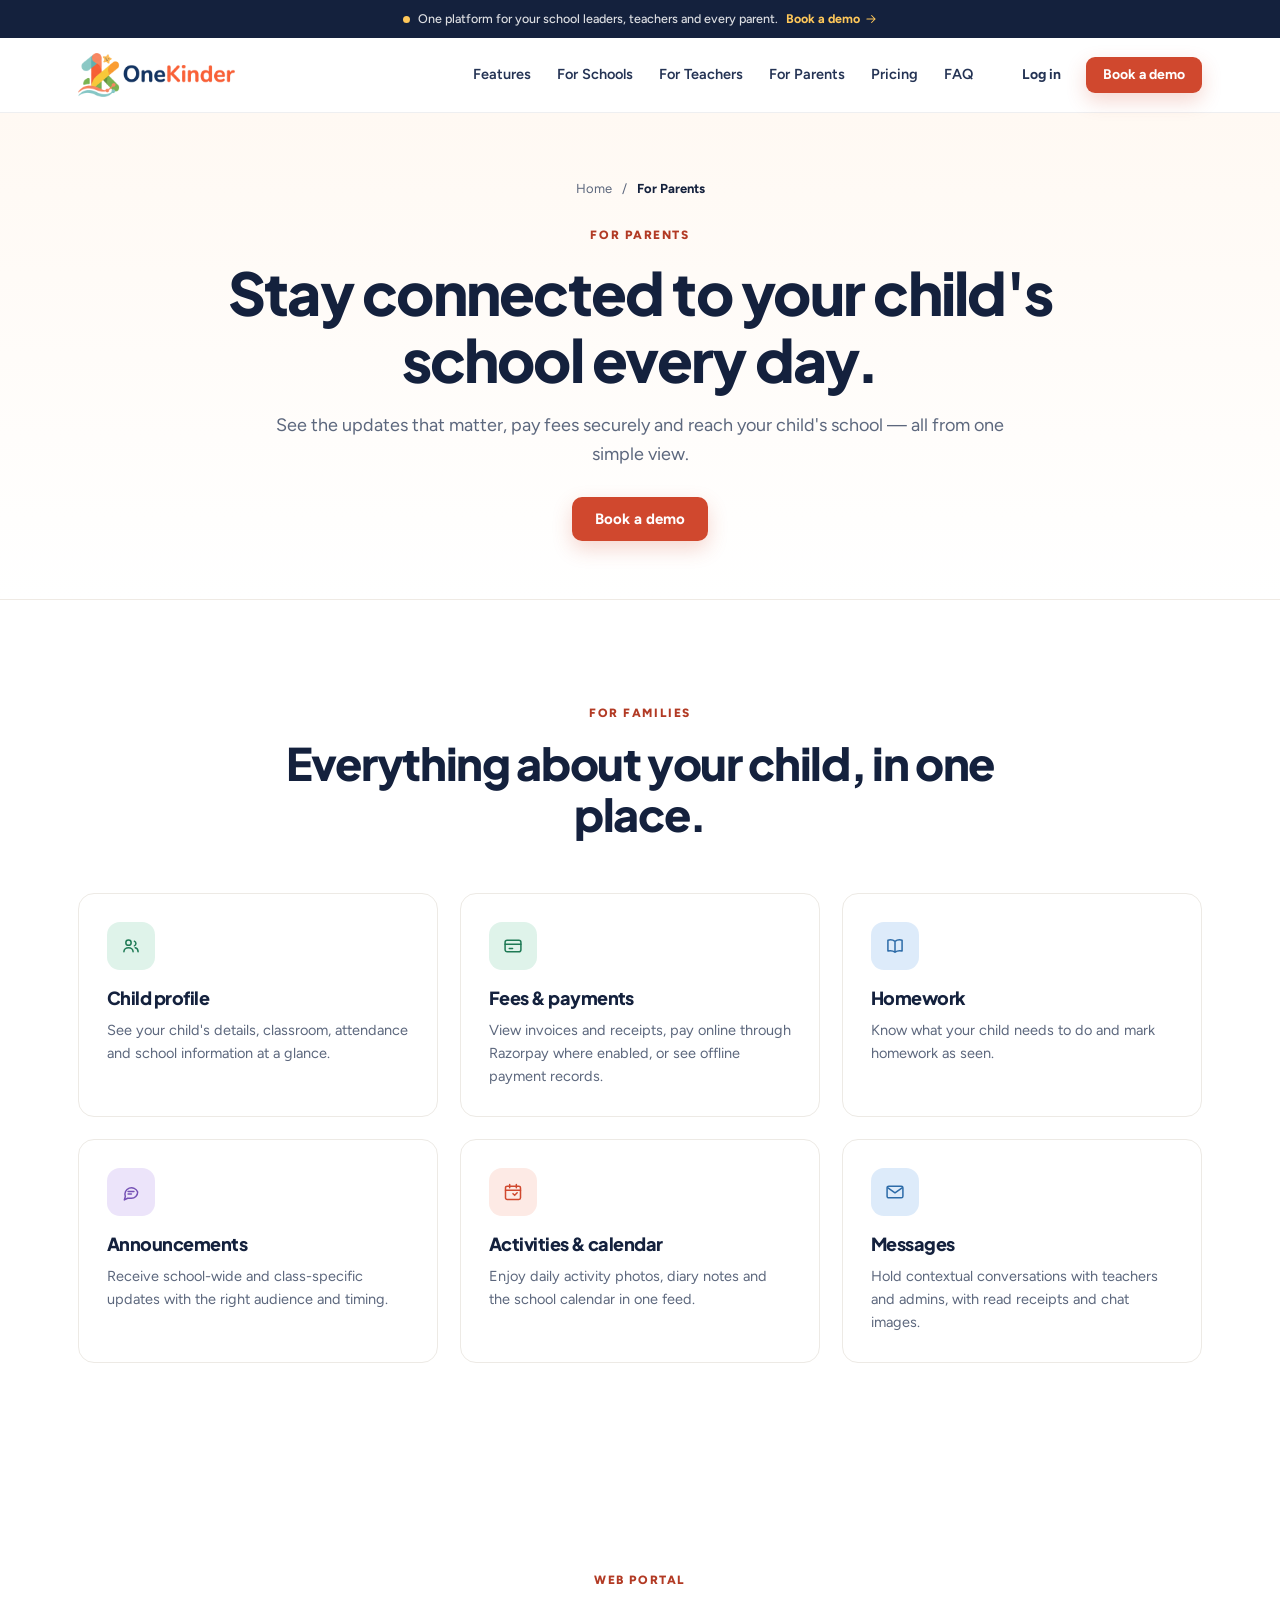
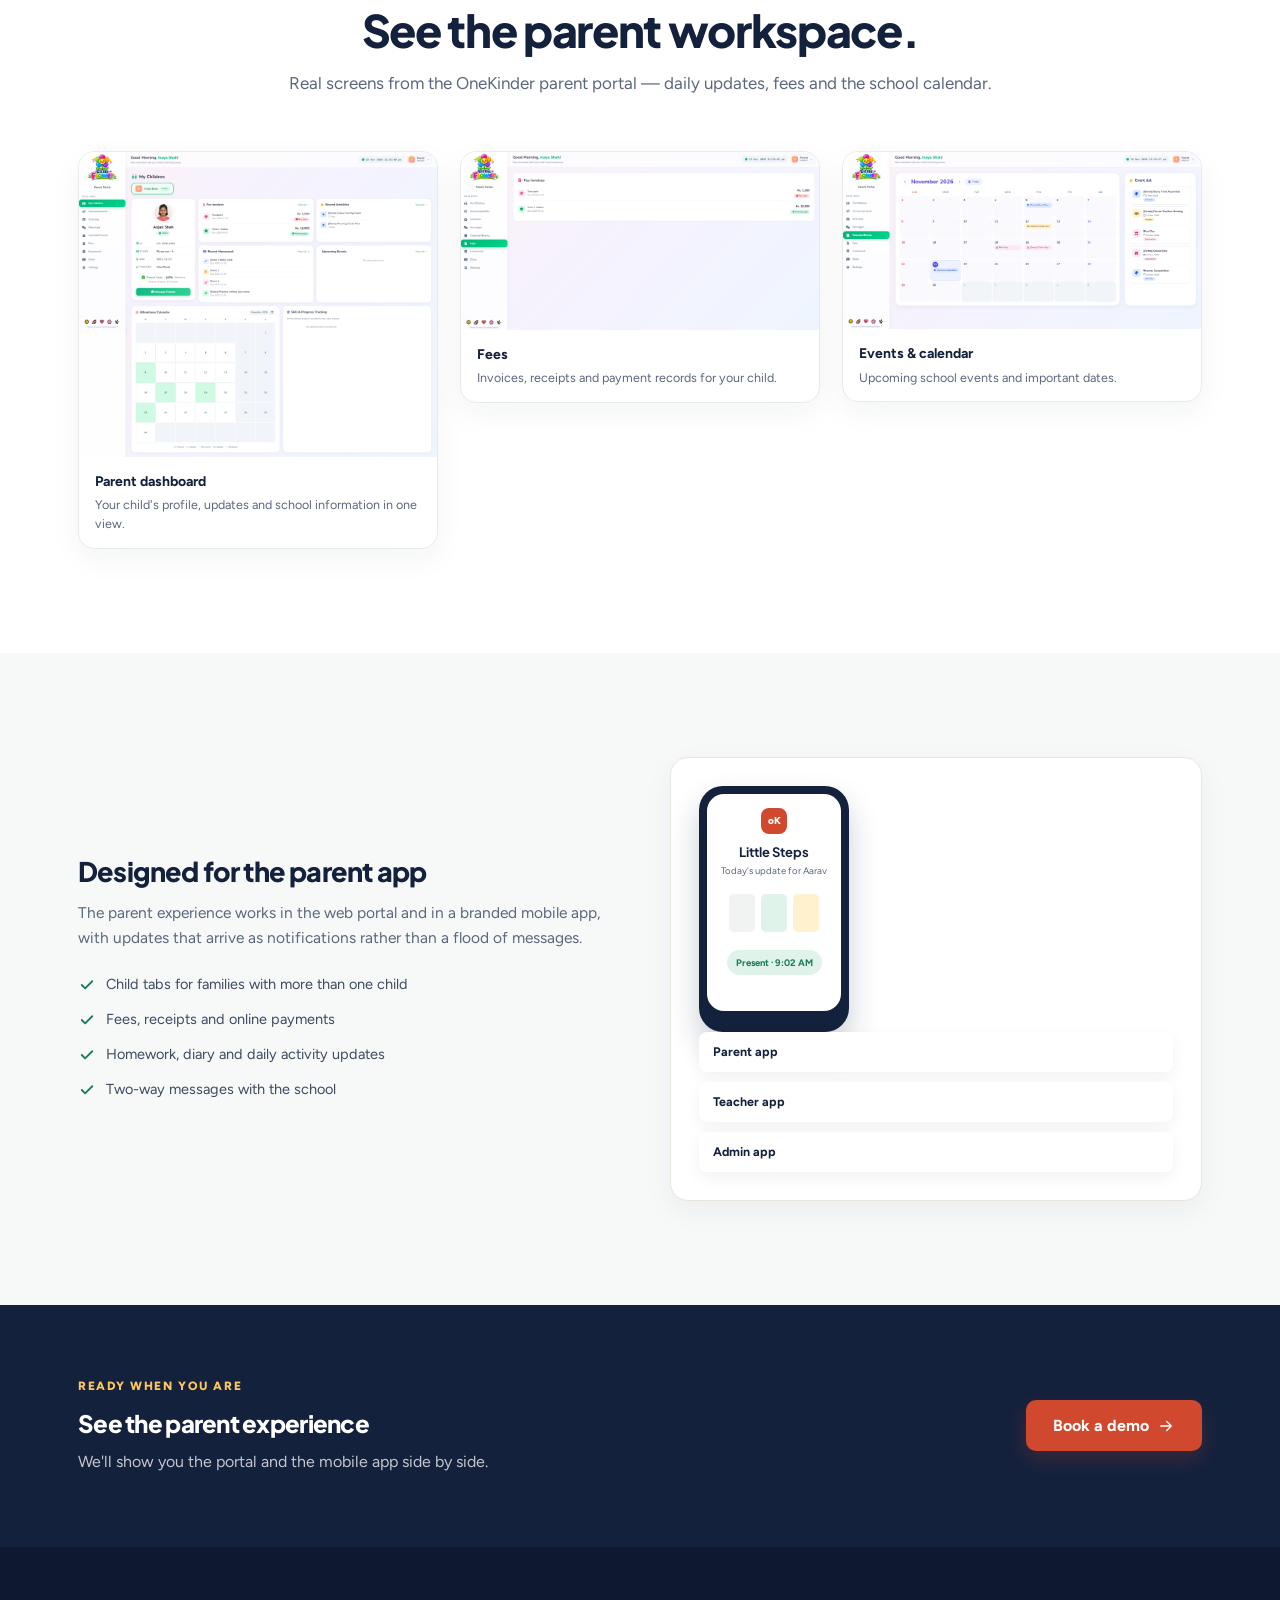
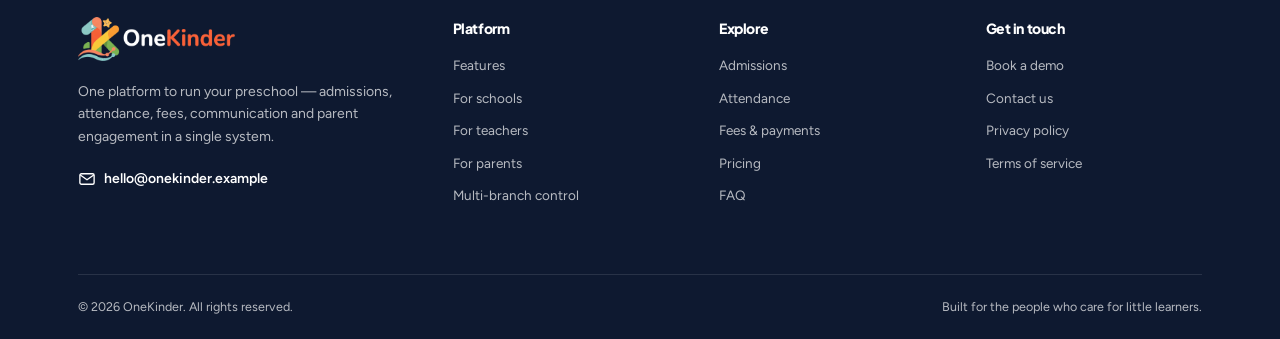
<file: for-parents.html>
<!DOCTYPE html>
<html lang="en">
<head>
  <meta charset="UTF-8">
  <meta name="viewport" content="width=device-width, initial-scale=1.0">
  <title>For Parents | OneKinder</title>
  <meta name="description" content="Parent portal and mobile app for child profiles, fees and payments, homework, announcements, activities, diary, calendar and messages.">
  <meta name="keywords" content="preschool management software, kindergarten management system, school ERP for preschool, multi-branch school management, parent teacher communication app, online fee collection for schools, student attendance software, admission management system">
  <meta property="og:type" content="website">
  <meta property="og:title" content="For Parents | OneKinder">
  <meta property="og:description" content="Parent portal and mobile app for child profiles, fees and payments, homework, announcements, activities, diary, calendar and messages.">
  <link rel="icon" href="assets/favicon.png" type="image/png">
  <link rel="preconnect" href="https://fonts.googleapis.com">
  <link rel="preconnect" href="https://fonts.gstatic.com" crossorigin>
  <link href="https://fonts.googleapis.com/css2?family=Figtree:wght@400;500;600;700&family=Plus+Jakarta+Sans:wght@500;600;700;800&display=swap" rel="stylesheet">
  <link rel="stylesheet" href="assets/css/styles.css">
</head>
<body>
  <a class="skip-link" href="#main">Skip to content</a>
  <svg class="icon-sprite" aria-hidden="true" xmlns="http://www.w3.org/2000/svg">
    <symbol id="i-check" viewBox="0 0 24 24"><path d="m5 12 4.5 4.5L19 7"/></symbol>
    <symbol id="i-arrow" viewBox="0 0 24 24"><path d="M5 12h14m-6-6 6 6-6 6"/></symbol>
    <symbol id="i-chevron" viewBox="0 0 24 24"><path d="m6 9 6 6 6-6"/></symbol>
    <symbol id="i-menu" viewBox="0 0 24 24"><path d="M4 7h16M4 12h16M4 17h16"/></symbol>
    <symbol id="i-close" viewBox="0 0 24 24"><path d="M6 6 18 18M18 6 6 18"/></symbol>
    <symbol id="i-calendar" viewBox="0 0 24 24"><rect x="3" y="5" width="18" height="16" rx="2"/><path d="M8 3v4m8-4v4M3 10h18m-9 4 2 2 3-3"/></symbol>
    <symbol id="i-card" viewBox="0 0 24 24"><rect x="2.5" y="5" width="19" height="14" rx="2.5"/><path d="M2.5 10h19m-14 5h4"/></symbol>
    <symbol id="i-form" viewBox="0 0 24 24"><path d="M14 3H7a2 2 0 0 0-2 2v14a2 2 0 0 0 2 2h10a2 2 0 0 0 2-2V8z"/><path d="M14 3v5h5M9 13h6m-6 4h4"/></symbol>
    <symbol id="i-users" viewBox="0 0 24 24"><circle cx="9" cy="8" r="3.2"/><path d="M3.5 19c0-3 2.5-5 5.5-5s5.5 2 5.5 5M16 6.2a3 3 0 0 1 0 5.6m1 2.2c2.2.4 3.5 2.2 3.5 5"/></symbol>
    <symbol id="i-message" viewBox="0 0 24 24"><path d="M20 12a7.5 7.5 0 0 1-7.5 7.5H8L4 21.5l1.2-4A7.5 7.5 0 1 1 20 12Z"/><path d="M8.5 11.5h7m-7 3h4"/></symbol>
    <symbol id="i-chart" viewBox="0 0 24 24"><path d="M4 20V4m0 16h16"/><rect x="7" y="12" width="3" height="5" rx="1"/><rect x="12" y="8" width="3" height="9" rx="1"/><rect x="17" y="5" width="3" height="12" rx="1"/></symbol>
    <symbol id="i-branch" viewBox="0 0 24 24"><circle cx="6" cy="5" r="2.5"/><circle cx="18" cy="5" r="2.5"/><circle cx="12" cy="19" r="2.5"/><path d="M6 7.5v3a3 3 0 0 0 3 3h6a3 3 0 0 0 3-3v-3m-6 6v3"/></symbol>
    <symbol id="i-pin" viewBox="0 0 24 24"><path d="M19 10c0 5-7 11-7 11S5 15 5 10a7 7 0 1 1 14 0Z"/><circle cx="12" cy="10" r="2.5"/></symbol>
    <symbol id="i-phone" viewBox="0 0 24 24"><rect x="6" y="2.5" width="12" height="19" rx="2.5"/><path d="M10.5 18.5h3"/></symbol>
    <symbol id="i-book" viewBox="0 0 24 24"><path d="M12 6.5C9.5 4.5 6.5 4.3 3.5 5v13c3-.7 6-.5 8.5 1.5m0-13c2.5-2 5.5-2.2 8.5-1.5v13c-3-.7-6-.5-8.5 1.5m0-13v13"/></symbol>
    <symbol id="i-shield" viewBox="0 0 24 24"><path d="M12 2.8 20 6v5.5c0 5-3.3 8.2-8 9.7-4.7-1.5-8-4.7-8-9.7V6z"/><path d="m8.8 12 2.2 2.2 4.2-4.2"/></symbol>
    <symbol id="i-clock" viewBox="0 0 24 24"><circle cx="12" cy="12" r="9"/><path d="M12 7v5l3.5 2"/></symbol>
    <symbol id="i-mail" viewBox="0 0 24 24"><rect x="2.5" y="5" width="19" height="14" rx="2"/><path d="m3.5 7 8.5 6 8.5-6"/></symbol>
    <symbol id="i-star" viewBox="0 0 24 24"><path d="m12 3 2.7 5.6 6.1.9-4.4 4.3 1 6.1-5.4-2.9-5.4 2.9 1-6.1L3.2 9.5l6.1-.9z"/></symbol>
    <symbol id="i-lock" viewBox="0 0 24 24"><rect x="4.5" y="10" width="15" height="11" rx="2"/><path d="M8 10V7.5a4 4 0 0 1 8 0V10"/></symbol>
  </svg>
  <div class="announce">
    <span class="announce-dot" aria-hidden="true"></span>
    One platform for your school leaders, teachers and every parent.
    <a href="demo.html">Book a demo <svg class="icon icon-xs" aria-hidden="true"><use href="#i-arrow"></use></svg></a>
  </div>
  <header class="site-header" id="top">
    <div class="container header-inner">
      <a class="brand" href="index.html" aria-label="OneKinder home">
        <img src="assets/logo.png" alt="OneKinder" width="450" height="126">
      </a>
      <nav class="main-nav" id="main-nav" aria-label="Main navigation">
                <a href="features.html">Features</a>
        <a href="for-schools.html">For Schools</a>
        <a href="for-teachers.html">For Teachers</a>
        <a href="for-parents.html" aria-current="page">For Parents</a>
        <a href="pricing.html">Pricing</a>
        <a href="faq.html">FAQ</a>
        <div class="nav-actions">
          <a class="btn btn-ghost btn-sm" href="demo.html">Log in</a>
          <a class="btn btn-primary btn-sm" href="demo.html">Book a demo</a>
        </div>
      </nav>
      <button class="nav-toggle" type="button" aria-expanded="false" aria-controls="main-nav" aria-label="Open menu">
        <svg class="icon" aria-hidden="true"><use href="#i-menu"></use></svg>
      </button>
    </div>
  </header>
  <main id="main">
    <section class="page-hero">
      <div class="container">
        <nav class="breadcrumb" aria-label="Breadcrumb"><a href="index.html">Home</a> <span>/</span> <span>For Parents</span></nav>
        <span class="section-kicker">For parents</span>
        <h1>Stay connected to your child's school every day.</h1>
        <p class="lead">See the updates that matter, pay fees securely and reach your child's school — all from one simple view.</p>
        <div class="page-hero-actions"><a class="btn btn-primary" href="demo.html">Book a demo</a></div>
      </div>
    </section>
    <section class="section">
      <div class="container">
        <div class="section-head center"><span class="section-kicker">For families</span><h2>Everything about your child, in one place.</h2></div>
<div class="feature-grid">
          <article class="info-card">
            <span class="feature-icon feature-icon-users"><svg class="icon" aria-hidden="true"><use href="#i-users"></use></svg></span>
            <h3>Child profile</h3>
            <p>See your child's details, classroom, attendance and school information at a glance.</p>
          </article>
          <article class="info-card">
            <span class="feature-icon feature-icon-card"><svg class="icon" aria-hidden="true"><use href="#i-card"></use></svg></span>
            <h3>Fees &amp; payments</h3>
            <p>View invoices and receipts, pay online through Razorpay where enabled, or see offline payment records.</p>
          </article>
          <article class="info-card">
            <span class="feature-icon feature-icon-book"><svg class="icon" aria-hidden="true"><use href="#i-book"></use></svg></span>
            <h3>Homework</h3>
            <p>Know what your child needs to do and mark homework as seen.</p>
          </article>
          <article class="info-card">
            <span class="feature-icon feature-icon-message"><svg class="icon" aria-hidden="true"><use href="#i-message"></use></svg></span>
            <h3>Announcements</h3>
            <p>Receive school-wide and class-specific updates with the right audience and timing.</p>
          </article>
          <article class="info-card">
            <span class="feature-icon feature-icon-calendar"><svg class="icon" aria-hidden="true"><use href="#i-calendar"></use></svg></span>
            <h3>Activities &amp; calendar</h3>
            <p>Enjoy daily activity photos, diary notes and the school calendar in one feed.</p>
          </article>
          <article class="info-card">
            <span class="feature-icon feature-icon-mail"><svg class="icon" aria-hidden="true"><use href="#i-mail"></use></svg></span>
            <h3>Messages</h3>
            <p>Hold contextual conversations with teachers and admins, with read receipts and chat images.</p>
          </article>
        </div>
      </div>
    </section>
    <section class="section">
      <div class="container">
        <div class="section-head center"><span class="section-kicker">Web portal</span><h2>See the parent workspace.</h2><p>Real screens from the OneKinder parent portal — daily updates, fees and the school calendar.</p></div>
        <div class="shot-grid">
          <figure class="shot-card">
            <a class="shot-zoom" href="assets/parent_dashboard.png" data-lightbox aria-label="Enlarge parent dashboard screenshot">
              <img src="assets/parent_dashboard.png" alt="Parent web portal dashboard" width="1920" height="1637" loading="lazy">
            </a>
            <figcaption><strong>Parent dashboard</strong><small>Your child's profile, updates and school information in one view.</small></figcaption>
          </figure>
          <figure class="shot-card">
            <a class="shot-zoom" href="assets/parent_fee.png" data-lightbox aria-label="Enlarge parent fees screenshot">
              <img src="assets/parent_fee.png" alt="Parent web portal fee page" width="1912" height="951" loading="lazy">
            </a>
            <figcaption><strong>Fees</strong><small>Invoices, receipts and payment records for your child.</small></figcaption>
          </figure>
          <figure class="shot-card">
            <a class="shot-zoom" href="assets/parent_calander.png" data-lightbox aria-label="Enlarge parent events and calendar screenshot">
              <img src="assets/parent_calander.png" alt="Parent web portal events and calendar page" width="1916" height="950" loading="lazy">
            </a>
            <figcaption><strong>Events &amp; calendar</strong><small>Upcoming school events and important dates.</small></figcaption>
          </figure>
        </div>
      </div>
    </section>
    <section class="section section-tint">
      <div class="container">

        <div class="split-row">
          <div class="split-copy">
            <h3>Designed for the parent app</h3>
            <p>The parent experience works in the web portal and in a branded mobile app, with updates that arrive as notifications rather than a flood of messages.</p>
            <ul class="check-list"><li><svg class="icon" aria-hidden="true"><use href="#i-check"></use></svg> Child tabs for families with more than one child</li><li><svg class="icon" aria-hidden="true"><use href="#i-check"></use></svg> Fees, receipts and online payments</li><li><svg class="icon" aria-hidden="true"><use href="#i-check"></use></svg> Homework, diary and daily activity updates</li><li><svg class="icon" aria-hidden="true"><use href="#i-check"></use></svg> Two-way messages with the school</li></ul>
          </div>
          <div class="split-visual">
            <div class="mini-phone"><span class="mini-notch"></span><div class="mini-screen"><span class="mini-logo">oK</span><strong>Little Steps</strong><small>Today's update for Aarav</small><div class="mini-bars"><i></i><i></i><i></i></div><span class="mini-pill">Present · 9:02 AM</span></div></div>
            <div class="app-badges"><span>Parent app</span><span>Teacher app</span><span>Admin app</span></div></div>
        </div>
      </div>
    </section>
    <section class="cta-band section-dark">
      <div class="container cta-band-inner">
        <div>
          <span class="section-kicker section-kicker-light">Ready when you are</span>
          <h2>See the parent experience</h2>
          <p>We'll show you the portal and the mobile app side by side.</p>
        </div>
        <a class="btn btn-primary btn-lg" href="demo.html">Book a demo <svg class="icon icon-sm" aria-hidden="true"><use href="#i-arrow"></use></svg></a>
      </div>
    </section>
  </main>

  <footer class="site-footer">
    <div class="container">
      <div class="footer-grid">
        <div class="footer-brand">
          <img src="assets/logo-light.png" alt="OneKinder" width="450" height="126">
          <p>One platform to run your preschool — admissions, attendance, fees, communication and parent engagement in a single system.</p>
          <a class="footer-mail" href="mailto:hello@onekinder.example"><svg class="icon icon-sm" aria-hidden="true"><use href="#i-mail"></use></svg> hello@onekinder.example</a>
        </div>
        <div class="footer-col">
          <h2>Platform</h2>
          <a href="features.html">Features</a>
          <a href="for-schools.html">For schools</a>
          <a href="for-teachers.html">For teachers</a>
          <a href="for-parents.html">For parents</a>
          <a href="multi-branch.html">Multi-branch control</a>
        </div>
        <div class="footer-col">
          <h2>Explore</h2>
          <a href="admissions.html">Admissions</a>
          <a href="features.html#attendance">Attendance</a>
          <a href="features.html#fees">Fees &amp; payments</a>
          <a href="pricing.html">Pricing</a>
          <a href="faq.html">FAQ</a>
        </div>
        <div class="footer-col">
          <h2>Get in touch</h2>
          <a href="demo.html">Book a demo</a>
          <a href="mailto:hello@onekinder.example">Contact us</a>
          <a href="privacy.html">Privacy policy</a>
          <a href="terms.html">Terms of service</a>
        </div>
      </div>
      <div class="footer-bottom">
        <span>© <span class="year">2026</span> OneKinder. All rights reserved.</span>
        <span>Built for the people who care for little learners.</span>
      </div>
    </div>
  </footer>
  <script src="assets/js/main.js"></script>
</body>
</html>
</file>
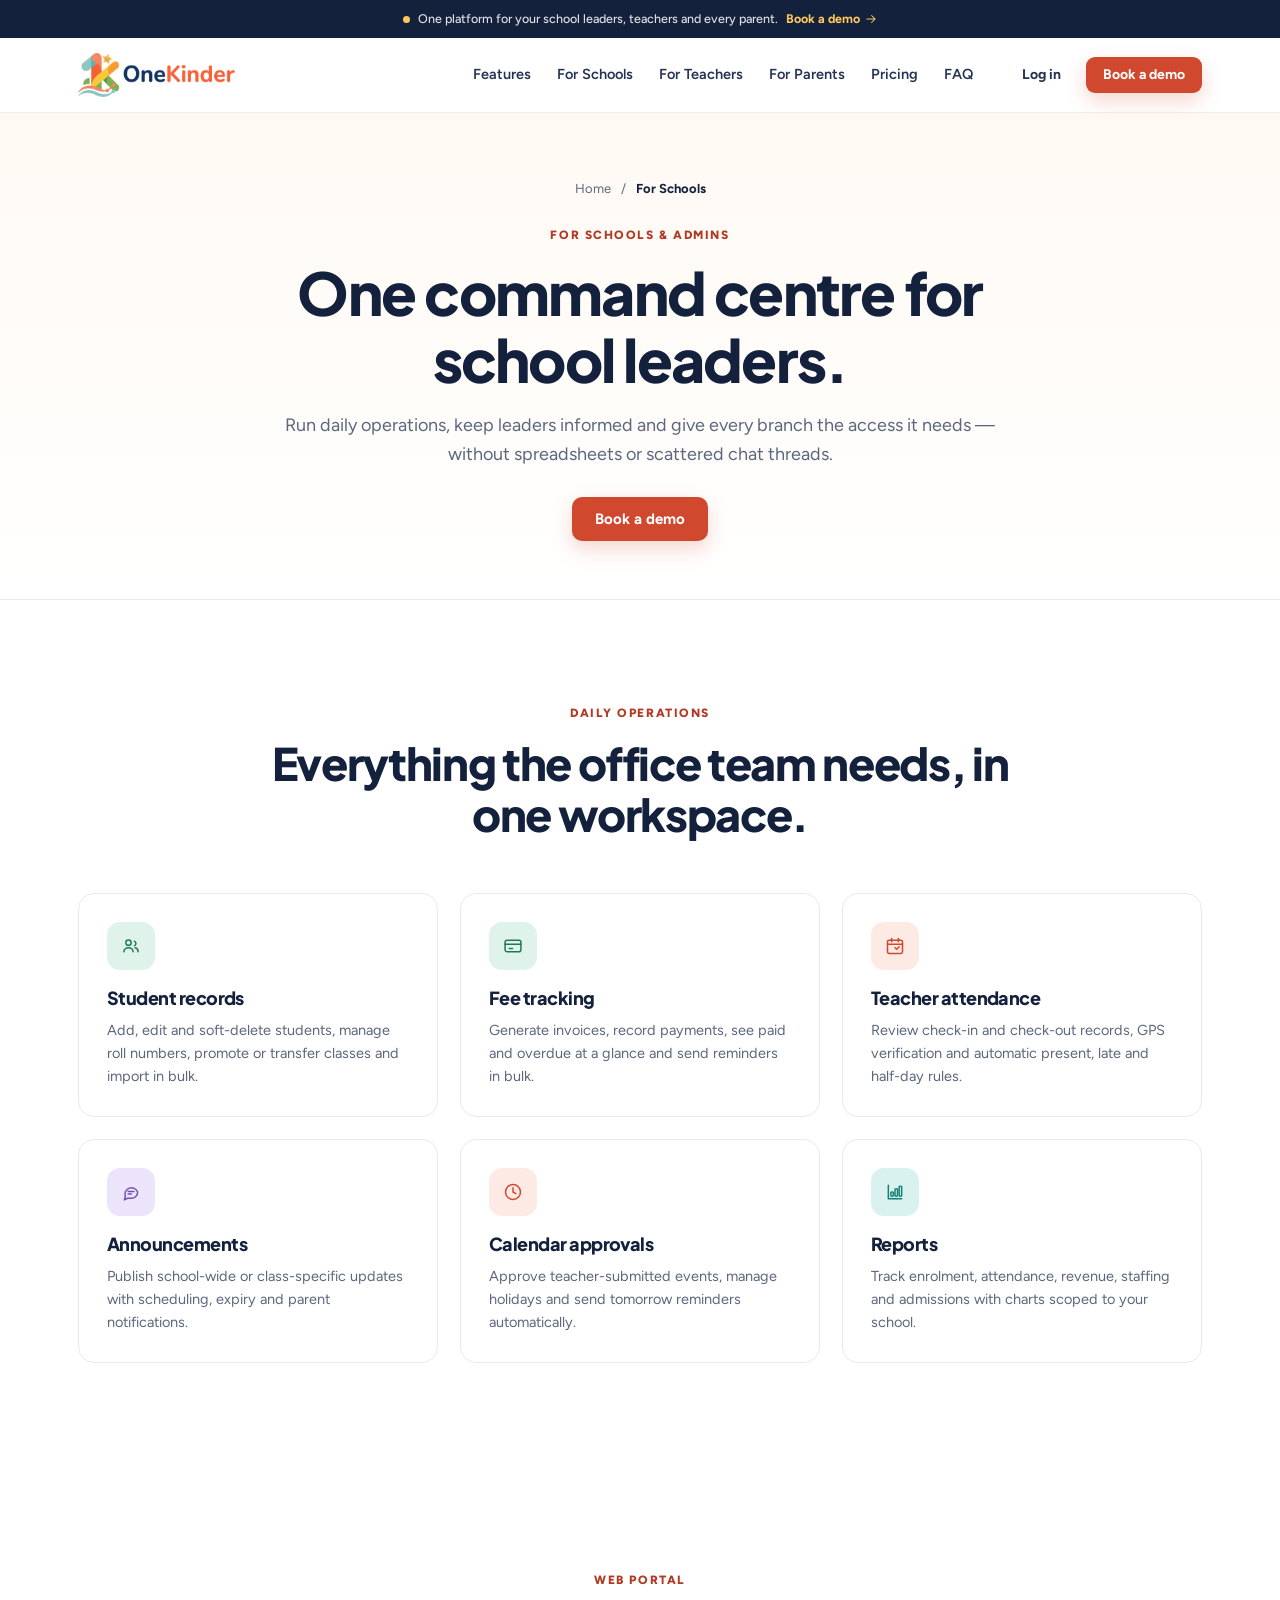
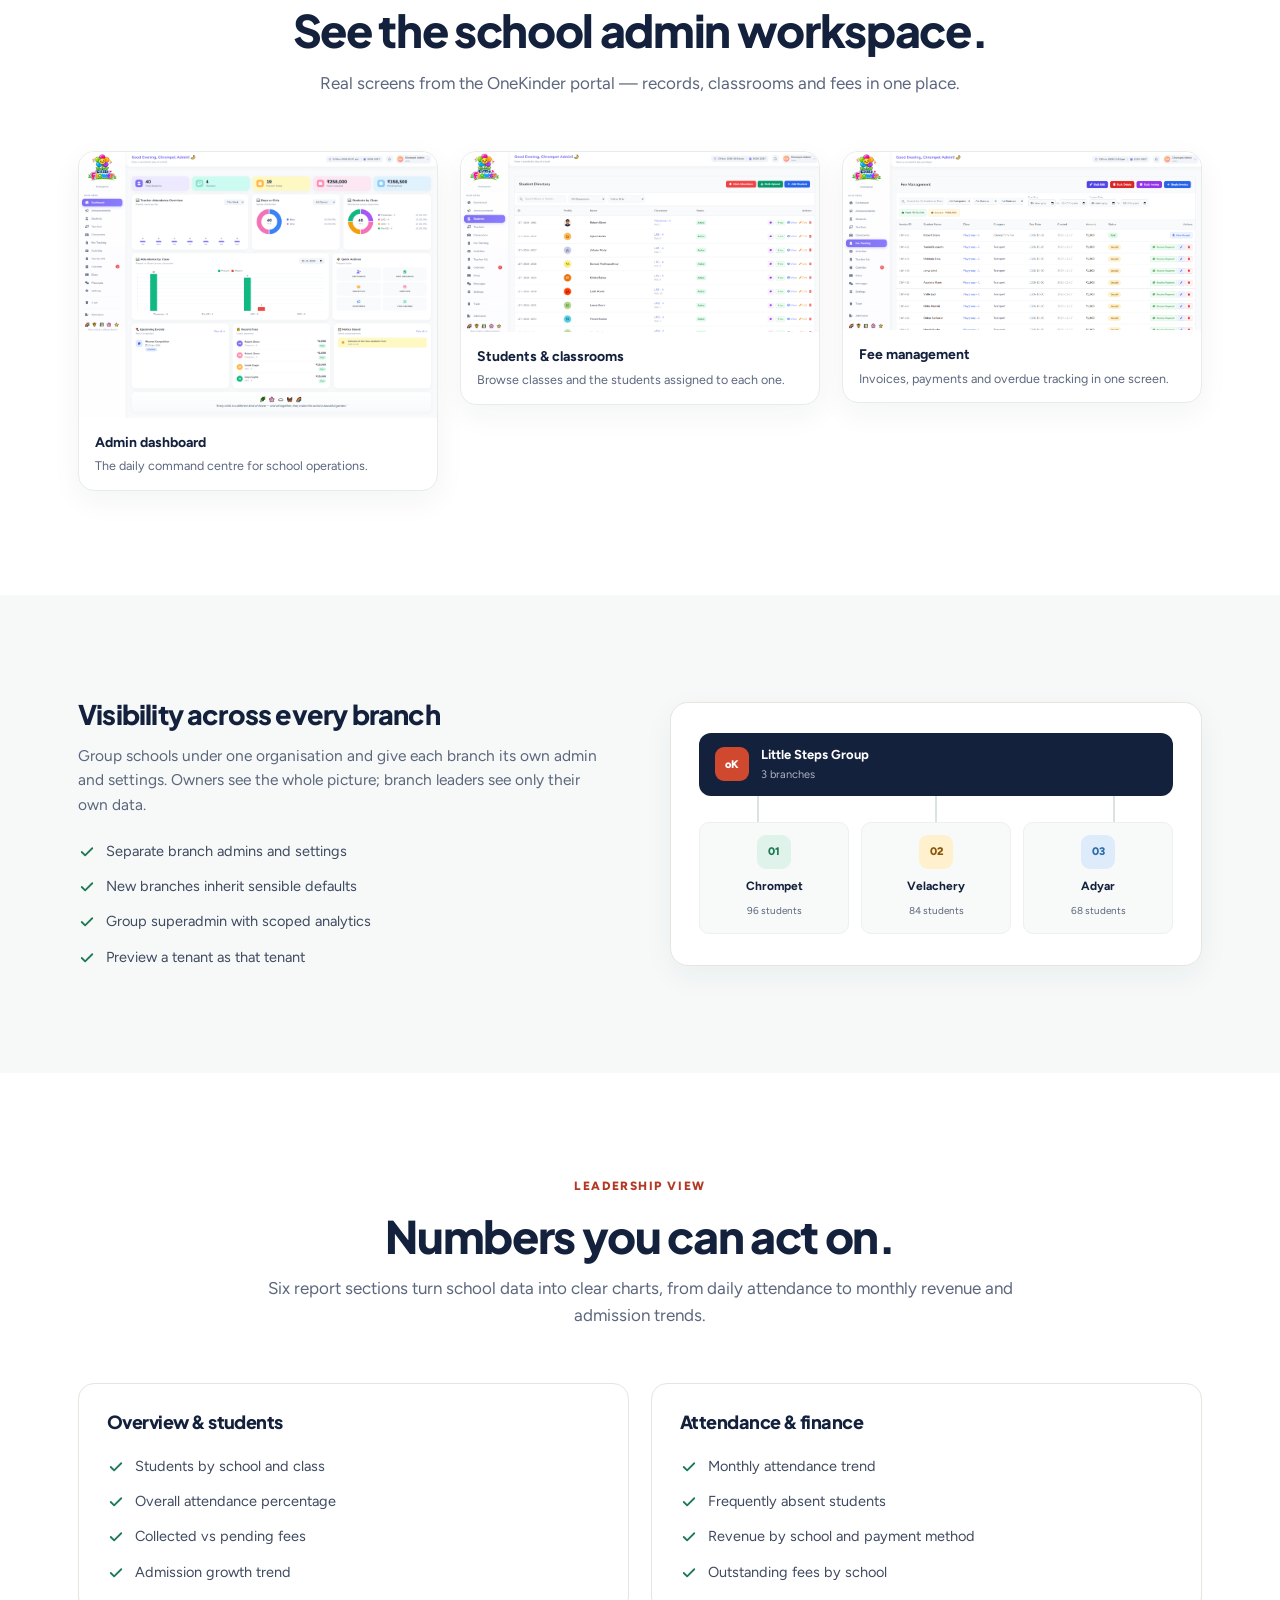
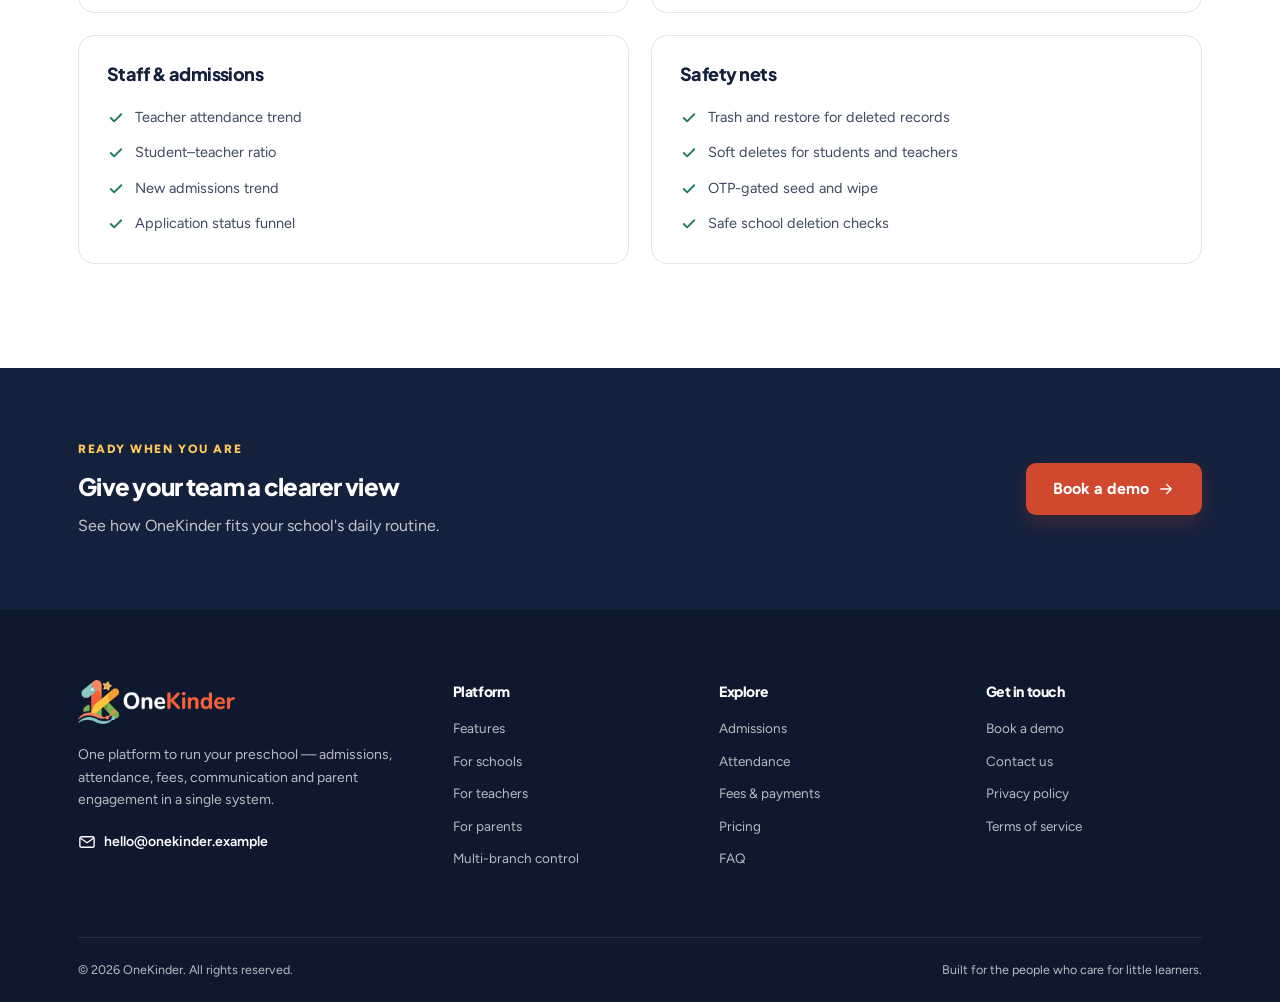
<file: for-schools.html>
<!DOCTYPE html>
<html lang="en">
<head>
  <meta charset="UTF-8">
  <meta name="viewport" content="width=device-width, initial-scale=1.0">
  <title>For Schools | OneKinder</title>
  <meta name="description" content="Give principals, admins and school owners one command centre for student records, fees, attendance, announcements, admissions and reports.">
  <meta name="keywords" content="preschool management software, kindergarten management system, school ERP for preschool, multi-branch school management, parent teacher communication app, online fee collection for schools, student attendance software, admission management system">
  <meta property="og:type" content="website">
  <meta property="og:title" content="For Schools | OneKinder">
  <meta property="og:description" content="Give principals, admins and school owners one command centre for student records, fees, attendance, announcements, admissions and reports.">
  <link rel="icon" href="assets/favicon.png" type="image/png">
  <link rel="preconnect" href="https://fonts.googleapis.com">
  <link rel="preconnect" href="https://fonts.gstatic.com" crossorigin>
  <link href="https://fonts.googleapis.com/css2?family=Figtree:wght@400;500;600;700&family=Plus+Jakarta+Sans:wght@500;600;700;800&display=swap" rel="stylesheet">
  <link rel="stylesheet" href="assets/css/styles.css">
</head>
<body>
  <a class="skip-link" href="#main">Skip to content</a>
  <svg class="icon-sprite" aria-hidden="true" xmlns="http://www.w3.org/2000/svg">
    <symbol id="i-check" viewBox="0 0 24 24"><path d="m5 12 4.5 4.5L19 7"/></symbol>
    <symbol id="i-arrow" viewBox="0 0 24 24"><path d="M5 12h14m-6-6 6 6-6 6"/></symbol>
    <symbol id="i-chevron" viewBox="0 0 24 24"><path d="m6 9 6 6 6-6"/></symbol>
    <symbol id="i-menu" viewBox="0 0 24 24"><path d="M4 7h16M4 12h16M4 17h16"/></symbol>
    <symbol id="i-close" viewBox="0 0 24 24"><path d="M6 6 18 18M18 6 6 18"/></symbol>
    <symbol id="i-calendar" viewBox="0 0 24 24"><rect x="3" y="5" width="18" height="16" rx="2"/><path d="M8 3v4m8-4v4M3 10h18m-9 4 2 2 3-3"/></symbol>
    <symbol id="i-card" viewBox="0 0 24 24"><rect x="2.5" y="5" width="19" height="14" rx="2.5"/><path d="M2.5 10h19m-14 5h4"/></symbol>
    <symbol id="i-form" viewBox="0 0 24 24"><path d="M14 3H7a2 2 0 0 0-2 2v14a2 2 0 0 0 2 2h10a2 2 0 0 0 2-2V8z"/><path d="M14 3v5h5M9 13h6m-6 4h4"/></symbol>
    <symbol id="i-users" viewBox="0 0 24 24"><circle cx="9" cy="8" r="3.2"/><path d="M3.5 19c0-3 2.5-5 5.5-5s5.5 2 5.5 5M16 6.2a3 3 0 0 1 0 5.6m1 2.2c2.2.4 3.5 2.2 3.5 5"/></symbol>
    <symbol id="i-message" viewBox="0 0 24 24"><path d="M20 12a7.5 7.5 0 0 1-7.5 7.5H8L4 21.5l1.2-4A7.5 7.5 0 1 1 20 12Z"/><path d="M8.5 11.5h7m-7 3h4"/></symbol>
    <symbol id="i-chart" viewBox="0 0 24 24"><path d="M4 20V4m0 16h16"/><rect x="7" y="12" width="3" height="5" rx="1"/><rect x="12" y="8" width="3" height="9" rx="1"/><rect x="17" y="5" width="3" height="12" rx="1"/></symbol>
    <symbol id="i-branch" viewBox="0 0 24 24"><circle cx="6" cy="5" r="2.5"/><circle cx="18" cy="5" r="2.5"/><circle cx="12" cy="19" r="2.5"/><path d="M6 7.5v3a3 3 0 0 0 3 3h6a3 3 0 0 0 3-3v-3m-6 6v3"/></symbol>
    <symbol id="i-pin" viewBox="0 0 24 24"><path d="M19 10c0 5-7 11-7 11S5 15 5 10a7 7 0 1 1 14 0Z"/><circle cx="12" cy="10" r="2.5"/></symbol>
    <symbol id="i-phone" viewBox="0 0 24 24"><rect x="6" y="2.5" width="12" height="19" rx="2.5"/><path d="M10.5 18.5h3"/></symbol>
    <symbol id="i-book" viewBox="0 0 24 24"><path d="M12 6.5C9.5 4.5 6.5 4.3 3.5 5v13c3-.7 6-.5 8.5 1.5m0-13c2.5-2 5.5-2.2 8.5-1.5v13c-3-.7-6-.5-8.5 1.5m0-13v13"/></symbol>
    <symbol id="i-shield" viewBox="0 0 24 24"><path d="M12 2.8 20 6v5.5c0 5-3.3 8.2-8 9.7-4.7-1.5-8-4.7-8-9.7V6z"/><path d="m8.8 12 2.2 2.2 4.2-4.2"/></symbol>
    <symbol id="i-clock" viewBox="0 0 24 24"><circle cx="12" cy="12" r="9"/><path d="M12 7v5l3.5 2"/></symbol>
    <symbol id="i-mail" viewBox="0 0 24 24"><rect x="2.5" y="5" width="19" height="14" rx="2"/><path d="m3.5 7 8.5 6 8.5-6"/></symbol>
    <symbol id="i-star" viewBox="0 0 24 24"><path d="m12 3 2.7 5.6 6.1.9-4.4 4.3 1 6.1-5.4-2.9-5.4 2.9 1-6.1L3.2 9.5l6.1-.9z"/></symbol>
    <symbol id="i-lock" viewBox="0 0 24 24"><rect x="4.5" y="10" width="15" height="11" rx="2"/><path d="M8 10V7.5a4 4 0 0 1 8 0V10"/></symbol>
  </svg>
  <div class="announce">
    <span class="announce-dot" aria-hidden="true"></span>
    One platform for your school leaders, teachers and every parent.
    <a href="demo.html">Book a demo <svg class="icon icon-xs" aria-hidden="true"><use href="#i-arrow"></use></svg></a>
  </div>
  <header class="site-header" id="top">
    <div class="container header-inner">
      <a class="brand" href="index.html" aria-label="OneKinder home">
        <img src="assets/logo.png" alt="OneKinder" width="450" height="126">
      </a>
      <nav class="main-nav" id="main-nav" aria-label="Main navigation">
                <a href="features.html">Features</a>
        <a href="for-schools.html" aria-current="page">For Schools</a>
        <a href="for-teachers.html">For Teachers</a>
        <a href="for-parents.html">For Parents</a>
        <a href="pricing.html">Pricing</a>
        <a href="faq.html">FAQ</a>
        <div class="nav-actions">
          <a class="btn btn-ghost btn-sm" href="demo.html">Log in</a>
          <a class="btn btn-primary btn-sm" href="demo.html">Book a demo</a>
        </div>
      </nav>
      <button class="nav-toggle" type="button" aria-expanded="false" aria-controls="main-nav" aria-label="Open menu">
        <svg class="icon" aria-hidden="true"><use href="#i-menu"></use></svg>
      </button>
    </div>
  </header>
  <main id="main">
    <section class="page-hero">
      <div class="container">
        <nav class="breadcrumb" aria-label="Breadcrumb"><a href="index.html">Home</a> <span>/</span> <span>For Schools</span></nav>
        <span class="section-kicker">For schools &amp; admins</span>
        <h1>One command centre for school leaders.</h1>
        <p class="lead">Run daily operations, keep leaders informed and give every branch the access it needs — without spreadsheets or scattered chat threads.</p>
        <div class="page-hero-actions"><a class="btn btn-primary" href="demo.html">Book a demo</a></div>
      </div>
    </section>
    <section class="section">
      <div class="container">
        <div class="section-head center"><span class="section-kicker">Daily operations</span><h2>Everything the office team needs, in one workspace.</h2></div>
<div class="feature-grid">
          <article class="info-card">
            <span class="feature-icon feature-icon-users"><svg class="icon" aria-hidden="true"><use href="#i-users"></use></svg></span>
            <h3>Student records</h3>
            <p>Add, edit and soft-delete students, manage roll numbers, promote or transfer classes and import in bulk.</p>
          </article>
          <article class="info-card">
            <span class="feature-icon feature-icon-card"><svg class="icon" aria-hidden="true"><use href="#i-card"></use></svg></span>
            <h3>Fee tracking</h3>
            <p>Generate invoices, record payments, see paid and overdue at a glance and send reminders in bulk.</p>
          </article>
          <article class="info-card">
            <span class="feature-icon feature-icon-calendar"><svg class="icon" aria-hidden="true"><use href="#i-calendar"></use></svg></span>
            <h3>Teacher attendance</h3>
            <p>Review check-in and check-out records, GPS verification and automatic present, late and half-day rules.</p>
          </article>
          <article class="info-card">
            <span class="feature-icon feature-icon-message"><svg class="icon" aria-hidden="true"><use href="#i-message"></use></svg></span>
            <h3>Announcements</h3>
            <p>Publish school-wide or class-specific updates with scheduling, expiry and parent notifications.</p>
          </article>
          <article class="info-card">
            <span class="feature-icon feature-icon-clock"><svg class="icon" aria-hidden="true"><use href="#i-clock"></use></svg></span>
            <h3>Calendar approvals</h3>
            <p>Approve teacher-submitted events, manage holidays and send tomorrow reminders automatically.</p>
          </article>
          <article class="info-card">
            <span class="feature-icon feature-icon-chart"><svg class="icon" aria-hidden="true"><use href="#i-chart"></use></svg></span>
            <h3>Reports</h3>
            <p>Track enrolment, attendance, revenue, staffing and admissions with charts scoped to your school.</p>
          </article>
        </div>
      </div>
    </section>
    <section class="section">
      <div class="container">
        <div class="section-head center"><span class="section-kicker">Web portal</span><h2>See the school admin workspace.</h2><p>Real screens from the OneKinder portal — records, classrooms and fees in one place.</p></div>
        <div class="shot-grid">
          <figure class="shot-card">
            <a class="shot-zoom" href="assets/Admin_dashboard.png" data-lightbox aria-label="Enlarge admin dashboard screenshot">
              <img src="assets/Admin_dashboard.png" alt="OneKinder admin dashboard web portal" width="1920" height="1427" loading="lazy">
            </a>
            <figcaption><strong>Admin dashboard</strong><small>The daily command centre for school operations.</small></figcaption>
          </figure>
          <figure class="shot-card">
            <a class="shot-zoom" href="assets/Admin_student.png" data-lightbox aria-label="Enlarge students and classrooms screenshot">
              <img src="assets/Admin_student.png" alt="Admin portal showing the classroom and student list for a school" width="1896" height="955" loading="lazy">
            </a>
            <figcaption><strong>Students &amp; classrooms</strong><small>Browse classes and the students assigned to each one.</small></figcaption>
          </figure>
          <figure class="shot-card">
            <a class="shot-zoom" href="assets/Admin_fee.png" data-lightbox aria-label="Enlarge fee management screenshot">
              <img src="assets/Admin_fee.png" alt="Admin portal fees management page" width="1902" height="949" loading="lazy">
            </a>
            <figcaption><strong>Fee management</strong><small>Invoices, payments and overdue tracking in one screen.</small></figcaption>
          </figure>
        </div>
      </div>
    </section>
    <section class="section section-tint">
      <div class="container">

        <div class="split-row">
          <div class="split-copy">
            <h3>Visibility across every branch</h3>
            <p>Group schools under one organisation and give each branch its own admin and settings. Owners see the whole picture; branch leaders see only their own data.</p>
            <ul class="check-list"><li><svg class="icon" aria-hidden="true"><use href="#i-check"></use></svg> Separate branch admins and settings</li><li><svg class="icon" aria-hidden="true"><use href="#i-check"></use></svg> New branches inherit sensible defaults</li><li><svg class="icon" aria-hidden="true"><use href="#i-check"></use></svg> Group superadmin with scoped analytics</li><li><svg class="icon" aria-hidden="true"><use href="#i-check"></use></svg> Preview a tenant as that tenant</li></ul>
          </div>
          <div class="split-visual">
            <div class="branch-node"><span class="branch-mark">oK</span><div><strong>Little Steps Group</strong><small>3 branches</small></div></div>
            <div class="branch-lines"><i></i><i></i><i></i></div>
            <div class="branch-kids">
              <div><span class="branch-mark mint">01</span><strong>Chrompet</strong><small>96 students</small></div>
              <div><span class="branch-mark yellow">02</span><strong>Velachery</strong><small>84 students</small></div>
              <div><span class="branch-mark blue">03</span><strong>Adyar</strong><small>68 students</small></div>
            </div></div>
        </div>
      </div>
    </section>
    <section class="section">
      <div class="container">
        <div class="section-head center"><span class="section-kicker">Leadership view</span><h2>Numbers you can act on.</h2><p>Six report sections turn school data into clear charts, from daily attendance to monthly revenue and admission trends.</p></div>
        <div class="info-grid-two">
          <article class="info-panel"><h3>Overview &amp; students</h3><ul class="check-list"><li><svg class="icon" aria-hidden="true"><use href="#i-check"></use></svg> Students by school and class</li><li><svg class="icon" aria-hidden="true"><use href="#i-check"></use></svg> Overall attendance percentage</li><li><svg class="icon" aria-hidden="true"><use href="#i-check"></use></svg> Collected vs pending fees</li><li><svg class="icon" aria-hidden="true"><use href="#i-check"></use></svg> Admission growth trend</li></ul></article>
          <article class="info-panel"><h3>Attendance &amp; finance</h3><ul class="check-list"><li><svg class="icon" aria-hidden="true"><use href="#i-check"></use></svg> Monthly attendance trend</li><li><svg class="icon" aria-hidden="true"><use href="#i-check"></use></svg> Frequently absent students</li><li><svg class="icon" aria-hidden="true"><use href="#i-check"></use></svg> Revenue by school and payment method</li><li><svg class="icon" aria-hidden="true"><use href="#i-check"></use></svg> Outstanding fees by school</li></ul></article>
          <article class="info-panel"><h3>Staff &amp; admissions</h3><ul class="check-list"><li><svg class="icon" aria-hidden="true"><use href="#i-check"></use></svg> Teacher attendance trend</li><li><svg class="icon" aria-hidden="true"><use href="#i-check"></use></svg> Student–teacher ratio</li><li><svg class="icon" aria-hidden="true"><use href="#i-check"></use></svg> New admissions trend</li><li><svg class="icon" aria-hidden="true"><use href="#i-check"></use></svg> Application status funnel</li></ul></article>
          <article class="info-panel"><h3>Safety nets</h3><ul class="check-list"><li><svg class="icon" aria-hidden="true"><use href="#i-check"></use></svg> Trash and restore for deleted records</li><li><svg class="icon" aria-hidden="true"><use href="#i-check"></use></svg> Soft deletes for students and teachers</li><li><svg class="icon" aria-hidden="true"><use href="#i-check"></use></svg> OTP-gated seed and wipe</li><li><svg class="icon" aria-hidden="true"><use href="#i-check"></use></svg> Safe school deletion checks</li></ul></article>
        </div>
      </div>
    </section>
    <section class="cta-band section-dark">
      <div class="container cta-band-inner">
        <div>
          <span class="section-kicker section-kicker-light">Ready when you are</span>
          <h2>Give your team a clearer view</h2>
          <p>See how OneKinder fits your school's daily routine.</p>
        </div>
        <a class="btn btn-primary btn-lg" href="demo.html">Book a demo <svg class="icon icon-sm" aria-hidden="true"><use href="#i-arrow"></use></svg></a>
      </div>
    </section>
  </main>

  <footer class="site-footer">
    <div class="container">
      <div class="footer-grid">
        <div class="footer-brand">
          <img src="assets/logo-light.png" alt="OneKinder" width="450" height="126">
          <p>One platform to run your preschool — admissions, attendance, fees, communication and parent engagement in a single system.</p>
          <a class="footer-mail" href="mailto:hello@onekinder.example"><svg class="icon icon-sm" aria-hidden="true"><use href="#i-mail"></use></svg> hello@onekinder.example</a>
        </div>
        <div class="footer-col">
          <h2>Platform</h2>
          <a href="features.html">Features</a>
          <a href="for-schools.html">For schools</a>
          <a href="for-teachers.html">For teachers</a>
          <a href="for-parents.html">For parents</a>
          <a href="multi-branch.html">Multi-branch control</a>
        </div>
        <div class="footer-col">
          <h2>Explore</h2>
          <a href="admissions.html">Admissions</a>
          <a href="features.html#attendance">Attendance</a>
          <a href="features.html#fees">Fees &amp; payments</a>
          <a href="pricing.html">Pricing</a>
          <a href="faq.html">FAQ</a>
        </div>
        <div class="footer-col">
          <h2>Get in touch</h2>
          <a href="demo.html">Book a demo</a>
          <a href="mailto:hello@onekinder.example">Contact us</a>
          <a href="privacy.html">Privacy policy</a>
          <a href="terms.html">Terms of service</a>
        </div>
      </div>
      <div class="footer-bottom">
        <span>© <span class="year">2026</span> OneKinder. All rights reserved.</span>
        <span>Built for the people who care for little learners.</span>
      </div>
    </div>
  </footer>
  <script src="assets/js/main.js"></script>
</body>
</html>
</file>
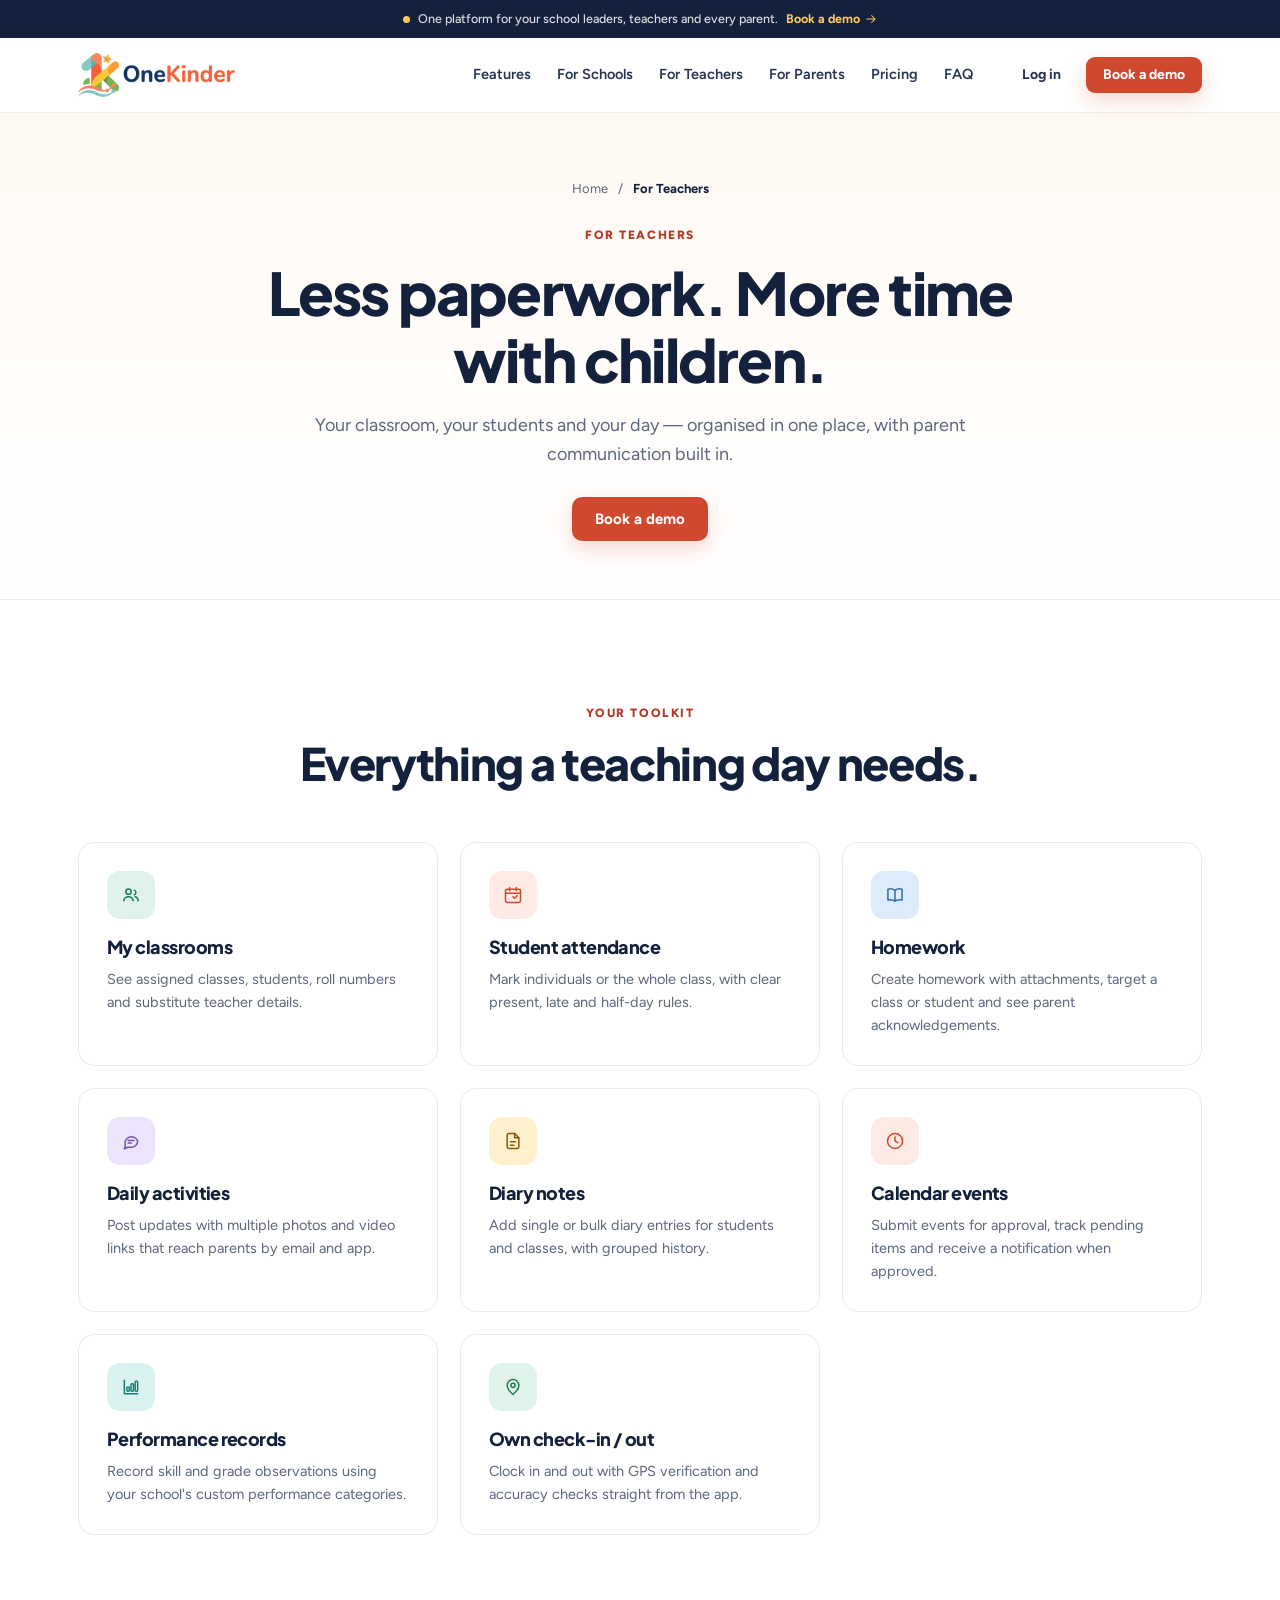
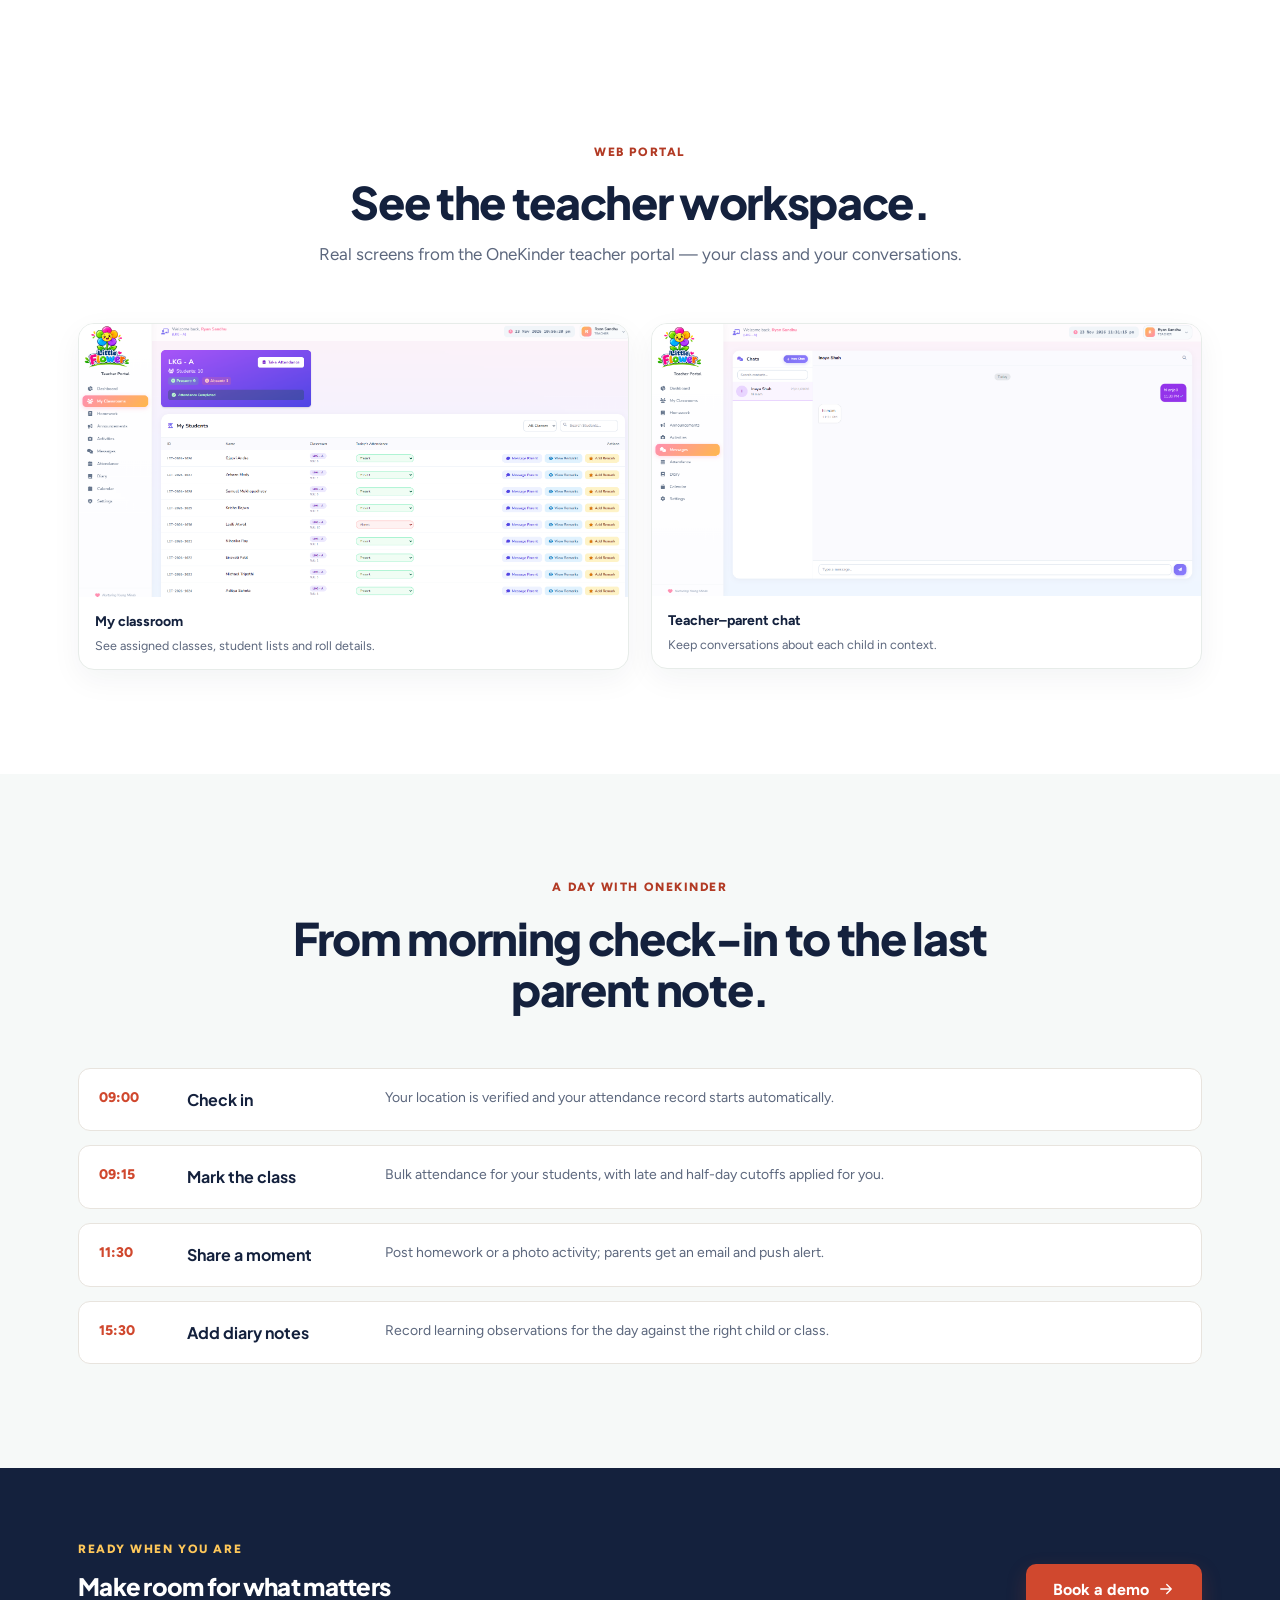
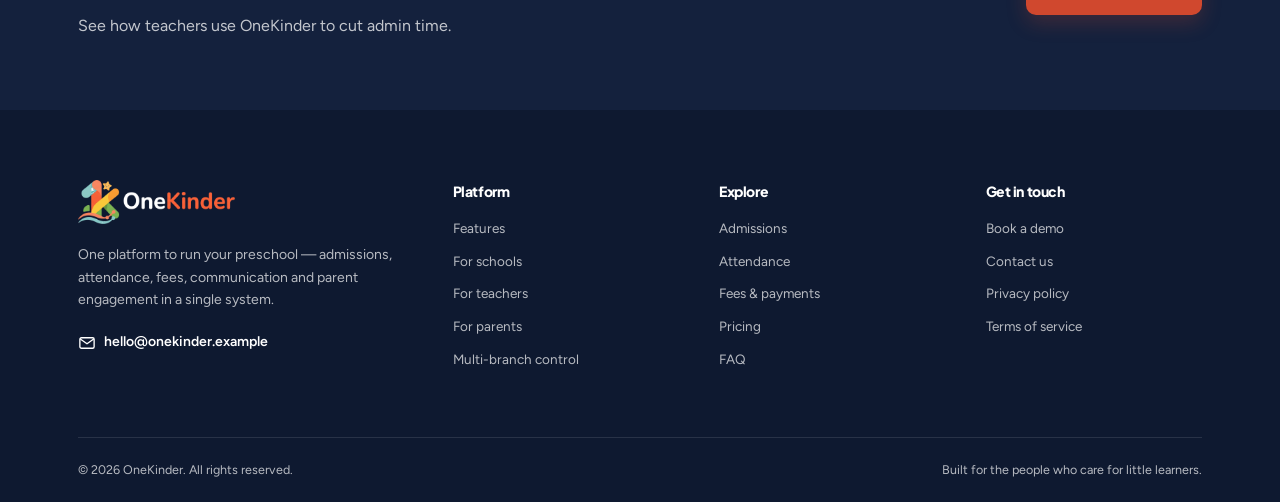
<file: for-teachers.html>
<!DOCTYPE html>
<html lang="en">
<head>
  <meta charset="UTF-8">
  <meta name="viewport" content="width=device-width, initial-scale=1.0">
  <title>For Teachers | OneKinder</title>
  <meta name="description" content="Teacher workspace with classrooms, student attendance, homework, activities, diary, calendar, performance records and GPS check-in.">
  <meta name="keywords" content="preschool management software, kindergarten management system, school ERP for preschool, multi-branch school management, parent teacher communication app, online fee collection for schools, student attendance software, admission management system">
  <meta property="og:type" content="website">
  <meta property="og:title" content="For Teachers | OneKinder">
  <meta property="og:description" content="Teacher workspace with classrooms, student attendance, homework, activities, diary, calendar, performance records and GPS check-in.">
  <link rel="icon" href="assets/favicon.png" type="image/png">
  <link rel="preconnect" href="https://fonts.googleapis.com">
  <link rel="preconnect" href="https://fonts.gstatic.com" crossorigin>
  <link href="https://fonts.googleapis.com/css2?family=Figtree:wght@400;500;600;700&family=Plus+Jakarta+Sans:wght@500;600;700;800&display=swap" rel="stylesheet">
  <link rel="stylesheet" href="assets/css/styles.css">
</head>
<body>
  <a class="skip-link" href="#main">Skip to content</a>
  <svg class="icon-sprite" aria-hidden="true" xmlns="http://www.w3.org/2000/svg">
    <symbol id="i-check" viewBox="0 0 24 24"><path d="m5 12 4.5 4.5L19 7"/></symbol>
    <symbol id="i-arrow" viewBox="0 0 24 24"><path d="M5 12h14m-6-6 6 6-6 6"/></symbol>
    <symbol id="i-chevron" viewBox="0 0 24 24"><path d="m6 9 6 6 6-6"/></symbol>
    <symbol id="i-menu" viewBox="0 0 24 24"><path d="M4 7h16M4 12h16M4 17h16"/></symbol>
    <symbol id="i-close" viewBox="0 0 24 24"><path d="M6 6 18 18M18 6 6 18"/></symbol>
    <symbol id="i-calendar" viewBox="0 0 24 24"><rect x="3" y="5" width="18" height="16" rx="2"/><path d="M8 3v4m8-4v4M3 10h18m-9 4 2 2 3-3"/></symbol>
    <symbol id="i-card" viewBox="0 0 24 24"><rect x="2.5" y="5" width="19" height="14" rx="2.5"/><path d="M2.5 10h19m-14 5h4"/></symbol>
    <symbol id="i-form" viewBox="0 0 24 24"><path d="M14 3H7a2 2 0 0 0-2 2v14a2 2 0 0 0 2 2h10a2 2 0 0 0 2-2V8z"/><path d="M14 3v5h5M9 13h6m-6 4h4"/></symbol>
    <symbol id="i-users" viewBox="0 0 24 24"><circle cx="9" cy="8" r="3.2"/><path d="M3.5 19c0-3 2.5-5 5.5-5s5.5 2 5.5 5M16 6.2a3 3 0 0 1 0 5.6m1 2.2c2.2.4 3.5 2.2 3.5 5"/></symbol>
    <symbol id="i-message" viewBox="0 0 24 24"><path d="M20 12a7.5 7.5 0 0 1-7.5 7.5H8L4 21.5l1.2-4A7.5 7.5 0 1 1 20 12Z"/><path d="M8.5 11.5h7m-7 3h4"/></symbol>
    <symbol id="i-chart" viewBox="0 0 24 24"><path d="M4 20V4m0 16h16"/><rect x="7" y="12" width="3" height="5" rx="1"/><rect x="12" y="8" width="3" height="9" rx="1"/><rect x="17" y="5" width="3" height="12" rx="1"/></symbol>
    <symbol id="i-branch" viewBox="0 0 24 24"><circle cx="6" cy="5" r="2.5"/><circle cx="18" cy="5" r="2.5"/><circle cx="12" cy="19" r="2.5"/><path d="M6 7.5v3a3 3 0 0 0 3 3h6a3 3 0 0 0 3-3v-3m-6 6v3"/></symbol>
    <symbol id="i-pin" viewBox="0 0 24 24"><path d="M19 10c0 5-7 11-7 11S5 15 5 10a7 7 0 1 1 14 0Z"/><circle cx="12" cy="10" r="2.5"/></symbol>
    <symbol id="i-phone" viewBox="0 0 24 24"><rect x="6" y="2.5" width="12" height="19" rx="2.5"/><path d="M10.5 18.5h3"/></symbol>
    <symbol id="i-book" viewBox="0 0 24 24"><path d="M12 6.5C9.5 4.5 6.5 4.3 3.5 5v13c3-.7 6-.5 8.5 1.5m0-13c2.5-2 5.5-2.2 8.5-1.5v13c-3-.7-6-.5-8.5 1.5m0-13v13"/></symbol>
    <symbol id="i-shield" viewBox="0 0 24 24"><path d="M12 2.8 20 6v5.5c0 5-3.3 8.2-8 9.7-4.7-1.5-8-4.7-8-9.7V6z"/><path d="m8.8 12 2.2 2.2 4.2-4.2"/></symbol>
    <symbol id="i-clock" viewBox="0 0 24 24"><circle cx="12" cy="12" r="9"/><path d="M12 7v5l3.5 2"/></symbol>
    <symbol id="i-mail" viewBox="0 0 24 24"><rect x="2.5" y="5" width="19" height="14" rx="2"/><path d="m3.5 7 8.5 6 8.5-6"/></symbol>
    <symbol id="i-star" viewBox="0 0 24 24"><path d="m12 3 2.7 5.6 6.1.9-4.4 4.3 1 6.1-5.4-2.9-5.4 2.9 1-6.1L3.2 9.5l6.1-.9z"/></symbol>
    <symbol id="i-lock" viewBox="0 0 24 24"><rect x="4.5" y="10" width="15" height="11" rx="2"/><path d="M8 10V7.5a4 4 0 0 1 8 0V10"/></symbol>
  </svg>
  <div class="announce">
    <span class="announce-dot" aria-hidden="true"></span>
    One platform for your school leaders, teachers and every parent.
    <a href="demo.html">Book a demo <svg class="icon icon-xs" aria-hidden="true"><use href="#i-arrow"></use></svg></a>
  </div>
  <header class="site-header" id="top">
    <div class="container header-inner">
      <a class="brand" href="index.html" aria-label="OneKinder home">
        <img src="assets/logo.png" alt="OneKinder" width="450" height="126">
      </a>
      <nav class="main-nav" id="main-nav" aria-label="Main navigation">
                <a href="features.html">Features</a>
        <a href="for-schools.html">For Schools</a>
        <a href="for-teachers.html" aria-current="page">For Teachers</a>
        <a href="for-parents.html">For Parents</a>
        <a href="pricing.html">Pricing</a>
        <a href="faq.html">FAQ</a>
        <div class="nav-actions">
          <a class="btn btn-ghost btn-sm" href="demo.html">Log in</a>
          <a class="btn btn-primary btn-sm" href="demo.html">Book a demo</a>
        </div>
      </nav>
      <button class="nav-toggle" type="button" aria-expanded="false" aria-controls="main-nav" aria-label="Open menu">
        <svg class="icon" aria-hidden="true"><use href="#i-menu"></use></svg>
      </button>
    </div>
  </header>
  <main id="main">
    <section class="page-hero">
      <div class="container">
        <nav class="breadcrumb" aria-label="Breadcrumb"><a href="index.html">Home</a> <span>/</span> <span>For Teachers</span></nav>
        <span class="section-kicker">For teachers</span>
        <h1>Less paperwork. More time with children.</h1>
        <p class="lead">Your classroom, your students and your day — organised in one place, with parent communication built in.</p>
        <div class="page-hero-actions"><a class="btn btn-primary" href="demo.html">Book a demo</a></div>
      </div>
    </section>
    <section class="section">
      <div class="container">
        <div class="section-head center"><span class="section-kicker">Your toolkit</span><h2>Everything a teaching day needs.</h2></div>
<div class="feature-grid">
          <article class="info-card">
            <span class="feature-icon feature-icon-users"><svg class="icon" aria-hidden="true"><use href="#i-users"></use></svg></span>
            <h3>My classrooms</h3>
            <p>See assigned classes, students, roll numbers and substitute teacher details.</p>
          </article>
          <article class="info-card">
            <span class="feature-icon feature-icon-calendar"><svg class="icon" aria-hidden="true"><use href="#i-calendar"></use></svg></span>
            <h3>Student attendance</h3>
            <p>Mark individuals or the whole class, with clear present, late and half-day rules.</p>
          </article>
          <article class="info-card">
            <span class="feature-icon feature-icon-book"><svg class="icon" aria-hidden="true"><use href="#i-book"></use></svg></span>
            <h3>Homework</h3>
            <p>Create homework with attachments, target a class or student and see parent acknowledgements.</p>
          </article>
          <article class="info-card">
            <span class="feature-icon feature-icon-message"><svg class="icon" aria-hidden="true"><use href="#i-message"></use></svg></span>
            <h3>Daily activities</h3>
            <p>Post updates with multiple photos and video links that reach parents by email and app.</p>
          </article>
          <article class="info-card">
            <span class="feature-icon feature-icon-form"><svg class="icon" aria-hidden="true"><use href="#i-form"></use></svg></span>
            <h3>Diary notes</h3>
            <p>Add single or bulk diary entries for students and classes, with grouped history.</p>
          </article>
          <article class="info-card">
            <span class="feature-icon feature-icon-clock"><svg class="icon" aria-hidden="true"><use href="#i-clock"></use></svg></span>
            <h3>Calendar events</h3>
            <p>Submit events for approval, track pending items and receive a notification when approved.</p>
          </article>
          <article class="info-card">
            <span class="feature-icon feature-icon-chart"><svg class="icon" aria-hidden="true"><use href="#i-chart"></use></svg></span>
            <h3>Performance records</h3>
            <p>Record skill and grade observations using your school's custom performance categories.</p>
          </article>
          <article class="info-card">
            <span class="feature-icon feature-icon-pin"><svg class="icon" aria-hidden="true"><use href="#i-pin"></use></svg></span>
            <h3>Own check-in / out</h3>
            <p>Clock in and out with GPS verification and accuracy checks straight from the app.</p>
          </article>
        </div>
      </div>
    </section>
    <section class="section">
      <div class="container">
        <div class="section-head center"><span class="section-kicker">Web portal</span><h2>See the teacher workspace.</h2><p>Real screens from the OneKinder teacher portal — your class and your conversations.</p></div>
        <div class="shot-grid two">
          <figure class="shot-card">
            <a class="shot-zoom" href="assets/teacher_myclassoom.png" data-lightbox aria-label="Enlarge teacher classroom screenshot">
              <img src="assets/teacher_myclassoom.png" alt="Teacher web portal showing a classroom with its student list" width="1883" height="939" loading="lazy">
            </a>
            <figcaption><strong>My classroom</strong><small>See assigned classes, student lists and roll details.</small></figcaption>
          </figure>
          <figure class="shot-card">
            <a class="shot-zoom" href="assets/teacher_chat.png" data-lightbox aria-label="Enlarge teacher-parent chat screenshot">
              <img src="assets/teacher_chat.png" alt="Chat screen between a teacher and a parent in OneKinder" width="1919" height="953" loading="lazy">
            </a>
            <figcaption><strong>Teacher–parent chat</strong><small>Keep conversations about each child in context.</small></figcaption>
          </figure>
        </div>
      </div>
    </section>
    <section class="section section-tint">
      <div class="container">
        <div class="section-head center"><span class="section-kicker">A day with OneKinder</span><h2>From morning check-in to the last parent note.</h2></div>
        <div class="day-list">
          <div><span>09:00</span><strong>Check in</strong><p>Your location is verified and your attendance record starts automatically.</p></div>
          <div><span>09:15</span><strong>Mark the class</strong><p>Bulk attendance for your students, with late and half-day cutoffs applied for you.</p></div>
          <div><span>11:30</span><strong>Share a moment</strong><p>Post homework or a photo activity; parents get an email and push alert.</p></div>
          <div><span>15:30</span><strong>Add diary notes</strong><p>Record learning observations for the day against the right child or class.</p></div>
        </div>
      </div>
    </section>
    <section class="cta-band section-dark">
      <div class="container cta-band-inner">
        <div>
          <span class="section-kicker section-kicker-light">Ready when you are</span>
          <h2>Make room for what matters</h2>
          <p>See how teachers use OneKinder to cut admin time.</p>
        </div>
        <a class="btn btn-primary btn-lg" href="demo.html">Book a demo <svg class="icon icon-sm" aria-hidden="true"><use href="#i-arrow"></use></svg></a>
      </div>
    </section>
  </main>

  <footer class="site-footer">
    <div class="container">
      <div class="footer-grid">
        <div class="footer-brand">
          <img src="assets/logo-light.png" alt="OneKinder" width="450" height="126">
          <p>One platform to run your preschool — admissions, attendance, fees, communication and parent engagement in a single system.</p>
          <a class="footer-mail" href="mailto:hello@onekinder.example"><svg class="icon icon-sm" aria-hidden="true"><use href="#i-mail"></use></svg> hello@onekinder.example</a>
        </div>
        <div class="footer-col">
          <h2>Platform</h2>
          <a href="features.html">Features</a>
          <a href="for-schools.html">For schools</a>
          <a href="for-teachers.html">For teachers</a>
          <a href="for-parents.html">For parents</a>
          <a href="multi-branch.html">Multi-branch control</a>
        </div>
        <div class="footer-col">
          <h2>Explore</h2>
          <a href="admissions.html">Admissions</a>
          <a href="features.html#attendance">Attendance</a>
          <a href="features.html#fees">Fees &amp; payments</a>
          <a href="pricing.html">Pricing</a>
          <a href="faq.html">FAQ</a>
        </div>
        <div class="footer-col">
          <h2>Get in touch</h2>
          <a href="demo.html">Book a demo</a>
          <a href="mailto:hello@onekinder.example">Contact us</a>
          <a href="privacy.html">Privacy policy</a>
          <a href="terms.html">Terms of service</a>
        </div>
      </div>
      <div class="footer-bottom">
        <span>© <span class="year">2026</span> OneKinder. All rights reserved.</span>
        <span>Built for the people who care for little learners.</span>
      </div>
    </div>
  </footer>
  <script src="assets/js/main.js"></script>
</body>
</html>
</file>
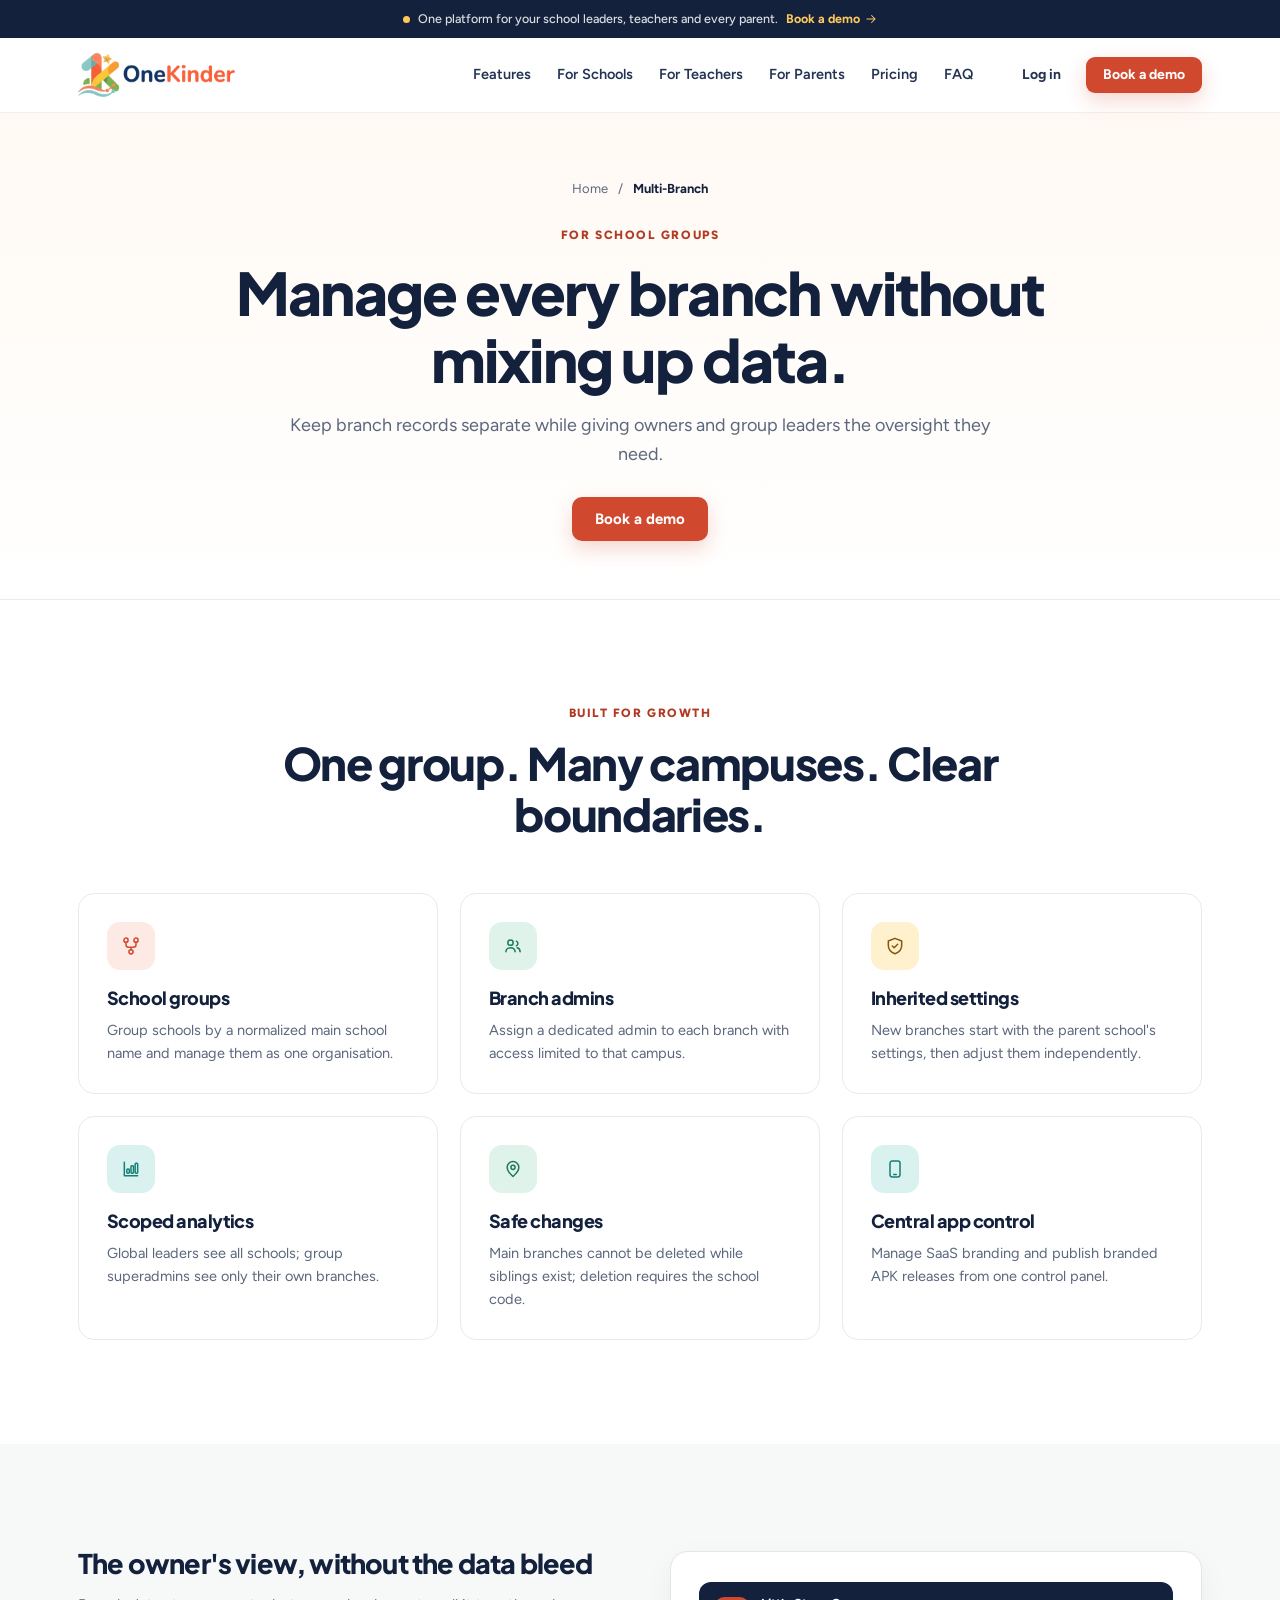
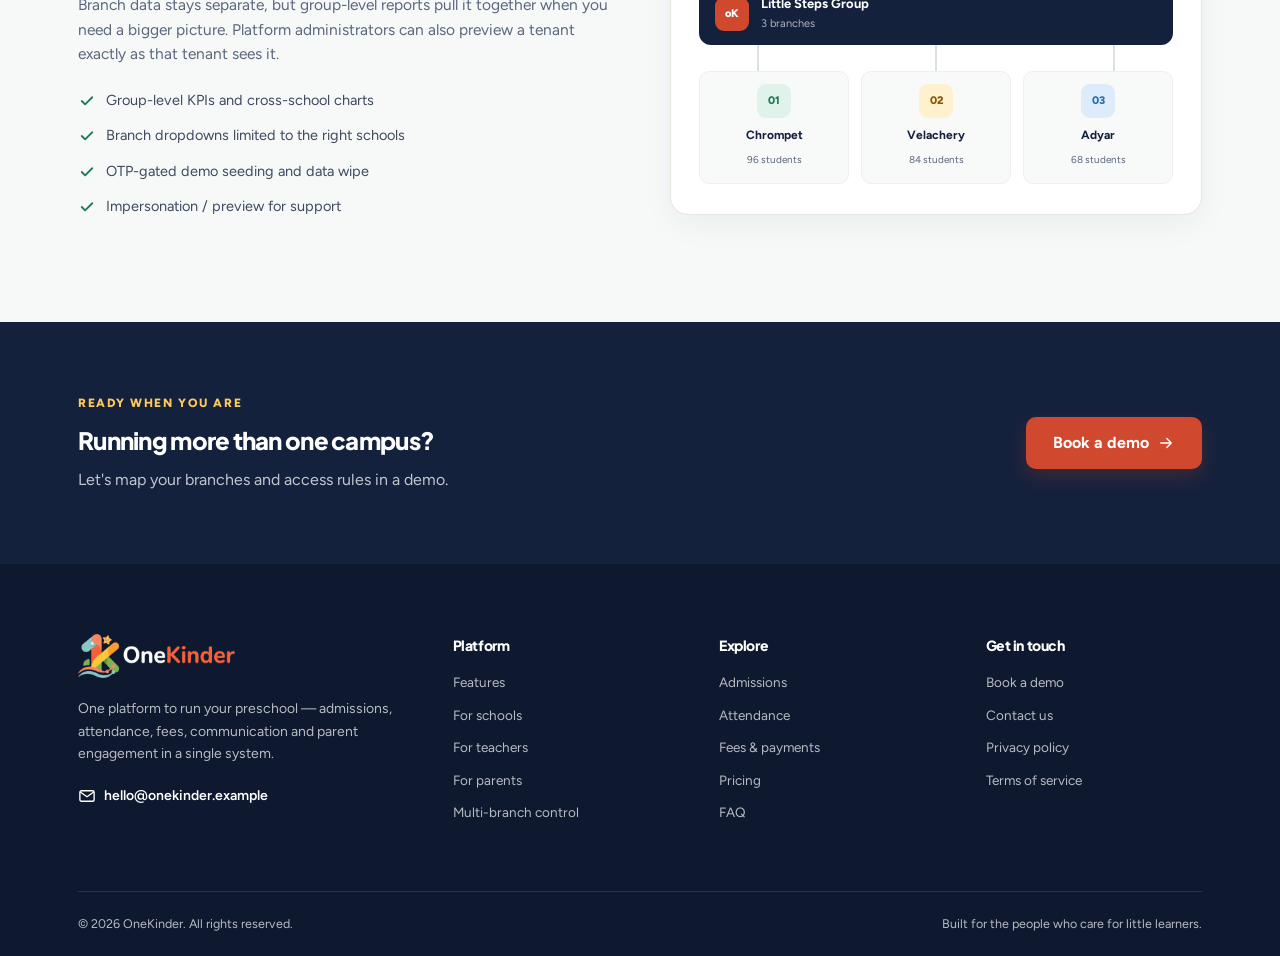
<file: multi-branch.html>
<!DOCTYPE html>
<html lang="en">
<head>
  <meta charset="UTF-8">
  <meta name="viewport" content="width=device-width, initial-scale=1.0">
  <title>Multi-Branch / Franchise | OneKinder</title>
  <meta name="description" content="Manage multi-branch preschools and franchise chains with school groups, branch-level admins, inherited settings, scoped analytics and central branding.">
  <meta name="keywords" content="preschool management software, kindergarten management system, school ERP for preschool, multi-branch school management, parent teacher communication app, online fee collection for schools, student attendance software, admission management system">
  <meta property="og:type" content="website">
  <meta property="og:title" content="Multi-Branch / Franchise | OneKinder">
  <meta property="og:description" content="Manage multi-branch preschools and franchise chains with school groups, branch-level admins, inherited settings, scoped analytics and central branding.">
  <link rel="icon" href="assets/favicon.png" type="image/png">
  <link rel="preconnect" href="https://fonts.googleapis.com">
  <link rel="preconnect" href="https://fonts.gstatic.com" crossorigin>
  <link href="https://fonts.googleapis.com/css2?family=Figtree:wght@400;500;600;700&family=Plus+Jakarta+Sans:wght@500;600;700;800&display=swap" rel="stylesheet">
  <link rel="stylesheet" href="assets/css/styles.css">
</head>
<body>
  <a class="skip-link" href="#main">Skip to content</a>
  <svg class="icon-sprite" aria-hidden="true" xmlns="http://www.w3.org/2000/svg">
    <symbol id="i-check" viewBox="0 0 24 24"><path d="m5 12 4.5 4.5L19 7"/></symbol>
    <symbol id="i-arrow" viewBox="0 0 24 24"><path d="M5 12h14m-6-6 6 6-6 6"/></symbol>
    <symbol id="i-chevron" viewBox="0 0 24 24"><path d="m6 9 6 6 6-6"/></symbol>
    <symbol id="i-menu" viewBox="0 0 24 24"><path d="M4 7h16M4 12h16M4 17h16"/></symbol>
    <symbol id="i-close" viewBox="0 0 24 24"><path d="M6 6 18 18M18 6 6 18"/></symbol>
    <symbol id="i-calendar" viewBox="0 0 24 24"><rect x="3" y="5" width="18" height="16" rx="2"/><path d="M8 3v4m8-4v4M3 10h18m-9 4 2 2 3-3"/></symbol>
    <symbol id="i-card" viewBox="0 0 24 24"><rect x="2.5" y="5" width="19" height="14" rx="2.5"/><path d="M2.5 10h19m-14 5h4"/></symbol>
    <symbol id="i-form" viewBox="0 0 24 24"><path d="M14 3H7a2 2 0 0 0-2 2v14a2 2 0 0 0 2 2h10a2 2 0 0 0 2-2V8z"/><path d="M14 3v5h5M9 13h6m-6 4h4"/></symbol>
    <symbol id="i-users" viewBox="0 0 24 24"><circle cx="9" cy="8" r="3.2"/><path d="M3.5 19c0-3 2.5-5 5.5-5s5.5 2 5.5 5M16 6.2a3 3 0 0 1 0 5.6m1 2.2c2.2.4 3.5 2.2 3.5 5"/></symbol>
    <symbol id="i-message" viewBox="0 0 24 24"><path d="M20 12a7.5 7.5 0 0 1-7.5 7.5H8L4 21.5l1.2-4A7.5 7.5 0 1 1 20 12Z"/><path d="M8.5 11.5h7m-7 3h4"/></symbol>
    <symbol id="i-chart" viewBox="0 0 24 24"><path d="M4 20V4m0 16h16"/><rect x="7" y="12" width="3" height="5" rx="1"/><rect x="12" y="8" width="3" height="9" rx="1"/><rect x="17" y="5" width="3" height="12" rx="1"/></symbol>
    <symbol id="i-branch" viewBox="0 0 24 24"><circle cx="6" cy="5" r="2.5"/><circle cx="18" cy="5" r="2.5"/><circle cx="12" cy="19" r="2.5"/><path d="M6 7.5v3a3 3 0 0 0 3 3h6a3 3 0 0 0 3-3v-3m-6 6v3"/></symbol>
    <symbol id="i-pin" viewBox="0 0 24 24"><path d="M19 10c0 5-7 11-7 11S5 15 5 10a7 7 0 1 1 14 0Z"/><circle cx="12" cy="10" r="2.5"/></symbol>
    <symbol id="i-phone" viewBox="0 0 24 24"><rect x="6" y="2.5" width="12" height="19" rx="2.5"/><path d="M10.5 18.5h3"/></symbol>
    <symbol id="i-book" viewBox="0 0 24 24"><path d="M12 6.5C9.5 4.5 6.5 4.3 3.5 5v13c3-.7 6-.5 8.5 1.5m0-13c2.5-2 5.5-2.2 8.5-1.5v13c-3-.7-6-.5-8.5 1.5m0-13v13"/></symbol>
    <symbol id="i-shield" viewBox="0 0 24 24"><path d="M12 2.8 20 6v5.5c0 5-3.3 8.2-8 9.7-4.7-1.5-8-4.7-8-9.7V6z"/><path d="m8.8 12 2.2 2.2 4.2-4.2"/></symbol>
    <symbol id="i-clock" viewBox="0 0 24 24"><circle cx="12" cy="12" r="9"/><path d="M12 7v5l3.5 2"/></symbol>
    <symbol id="i-mail" viewBox="0 0 24 24"><rect x="2.5" y="5" width="19" height="14" rx="2"/><path d="m3.5 7 8.5 6 8.5-6"/></symbol>
    <symbol id="i-star" viewBox="0 0 24 24"><path d="m12 3 2.7 5.6 6.1.9-4.4 4.3 1 6.1-5.4-2.9-5.4 2.9 1-6.1L3.2 9.5l6.1-.9z"/></symbol>
    <symbol id="i-lock" viewBox="0 0 24 24"><rect x="4.5" y="10" width="15" height="11" rx="2"/><path d="M8 10V7.5a4 4 0 0 1 8 0V10"/></symbol>
  </svg>
  <div class="announce">
    <span class="announce-dot" aria-hidden="true"></span>
    One platform for your school leaders, teachers and every parent.
    <a href="demo.html">Book a demo <svg class="icon icon-xs" aria-hidden="true"><use href="#i-arrow"></use></svg></a>
  </div>
  <header class="site-header" id="top">
    <div class="container header-inner">
      <a class="brand" href="index.html" aria-label="OneKinder home">
        <img src="assets/logo.png" alt="OneKinder" width="450" height="126">
      </a>
      <nav class="main-nav" id="main-nav" aria-label="Main navigation">
                <a href="features.html">Features</a>
        <a href="for-schools.html">For Schools</a>
        <a href="for-teachers.html">For Teachers</a>
        <a href="for-parents.html">For Parents</a>
        <a href="pricing.html">Pricing</a>
        <a href="faq.html">FAQ</a>
        <div class="nav-actions">
          <a class="btn btn-ghost btn-sm" href="demo.html">Log in</a>
          <a class="btn btn-primary btn-sm" href="demo.html">Book a demo</a>
        </div>
      </nav>
      <button class="nav-toggle" type="button" aria-expanded="false" aria-controls="main-nav" aria-label="Open menu">
        <svg class="icon" aria-hidden="true"><use href="#i-menu"></use></svg>
      </button>
    </div>
  </header>
  <main id="main">
    <section class="page-hero">
      <div class="container">
        <nav class="breadcrumb" aria-label="Breadcrumb"><a href="index.html">Home</a> <span>/</span> <span>Multi-Branch</span></nav>
        <span class="section-kicker">For school groups</span>
        <h1>Manage every branch without mixing up data.</h1>
        <p class="lead">Keep branch records separate while giving owners and group leaders the oversight they need.</p>
        <div class="page-hero-actions"><a class="btn btn-primary" href="demo.html">Book a demo</a></div>
      </div>
    </section>
    <section class="section">
      <div class="container">
        <div class="section-head center"><span class="section-kicker">Built for growth</span><h2>One group. Many campuses. Clear boundaries.</h2></div>
<div class="feature-grid">
          <article class="info-card">
            <span class="feature-icon feature-icon-branch"><svg class="icon" aria-hidden="true"><use href="#i-branch"></use></svg></span>
            <h3>School groups</h3>
            <p>Group schools by a normalized main school name and manage them as one organisation.</p>
          </article>
          <article class="info-card">
            <span class="feature-icon feature-icon-users"><svg class="icon" aria-hidden="true"><use href="#i-users"></use></svg></span>
            <h3>Branch admins</h3>
            <p>Assign a dedicated admin to each branch with access limited to that campus.</p>
          </article>
          <article class="info-card">
            <span class="feature-icon feature-icon-shield"><svg class="icon" aria-hidden="true"><use href="#i-shield"></use></svg></span>
            <h3>Inherited settings</h3>
            <p>New branches start with the parent school's settings, then adjust them independently.</p>
          </article>
          <article class="info-card">
            <span class="feature-icon feature-icon-chart"><svg class="icon" aria-hidden="true"><use href="#i-chart"></use></svg></span>
            <h3>Scoped analytics</h3>
            <p>Global leaders see all schools; group superadmins see only their own branches.</p>
          </article>
          <article class="info-card">
            <span class="feature-icon feature-icon-pin"><svg class="icon" aria-hidden="true"><use href="#i-pin"></use></svg></span>
            <h3>Safe changes</h3>
            <p>Main branches cannot be deleted while siblings exist; deletion requires the school code.</p>
          </article>
          <article class="info-card">
            <span class="feature-icon feature-icon-phone"><svg class="icon" aria-hidden="true"><use href="#i-phone"></use></svg></span>
            <h3>Central app control</h3>
            <p>Manage SaaS branding and publish branded APK releases from one control panel.</p>
          </article>
        </div>
      </div>
    </section>
    <section class="section section-tint">
      <div class="container">

        <div class="split-row">
          <div class="split-copy">
            <h3>The owner's view, without the data bleed</h3>
            <p>Branch data stays separate, but group-level reports pull it together when you need a bigger picture. Platform administrators can also preview a tenant exactly as that tenant sees it.</p>
            <ul class="check-list"><li><svg class="icon" aria-hidden="true"><use href="#i-check"></use></svg> Group-level KPIs and cross-school charts</li><li><svg class="icon" aria-hidden="true"><use href="#i-check"></use></svg> Branch dropdowns limited to the right schools</li><li><svg class="icon" aria-hidden="true"><use href="#i-check"></use></svg> OTP-gated demo seeding and data wipe</li><li><svg class="icon" aria-hidden="true"><use href="#i-check"></use></svg> Impersonation / preview for support</li></ul>
          </div>
          <div class="split-visual">
            <div class="branch-node"><span class="branch-mark">oK</span><div><strong>Little Steps Group</strong><small>3 branches</small></div></div>
            <div class="branch-lines"><i></i><i></i><i></i></div>
            <div class="branch-kids">
              <div><span class="branch-mark mint">01</span><strong>Chrompet</strong><small>96 students</small></div>
              <div><span class="branch-mark yellow">02</span><strong>Velachery</strong><small>84 students</small></div>
              <div><span class="branch-mark blue">03</span><strong>Adyar</strong><small>68 students</small></div>
            </div></div>
        </div>
      </div>
    </section>
    <section class="cta-band section-dark">
      <div class="container cta-band-inner">
        <div>
          <span class="section-kicker section-kicker-light">Ready when you are</span>
          <h2>Running more than one campus?</h2>
          <p>Let's map your branches and access rules in a demo.</p>
        </div>
        <a class="btn btn-primary btn-lg" href="demo.html">Book a demo <svg class="icon icon-sm" aria-hidden="true"><use href="#i-arrow"></use></svg></a>
      </div>
    </section>
  </main>

  <footer class="site-footer">
    <div class="container">
      <div class="footer-grid">
        <div class="footer-brand">
          <img src="assets/logo-light.png" alt="OneKinder" width="450" height="126">
          <p>One platform to run your preschool — admissions, attendance, fees, communication and parent engagement in a single system.</p>
          <a class="footer-mail" href="mailto:hello@onekinder.example"><svg class="icon icon-sm" aria-hidden="true"><use href="#i-mail"></use></svg> hello@onekinder.example</a>
        </div>
        <div class="footer-col">
          <h2>Platform</h2>
          <a href="features.html">Features</a>
          <a href="for-schools.html">For schools</a>
          <a href="for-teachers.html">For teachers</a>
          <a href="for-parents.html">For parents</a>
          <a href="multi-branch.html">Multi-branch control</a>
        </div>
        <div class="footer-col">
          <h2>Explore</h2>
          <a href="admissions.html">Admissions</a>
          <a href="features.html#attendance">Attendance</a>
          <a href="features.html#fees">Fees &amp; payments</a>
          <a href="pricing.html">Pricing</a>
          <a href="faq.html">FAQ</a>
        </div>
        <div class="footer-col">
          <h2>Get in touch</h2>
          <a href="demo.html">Book a demo</a>
          <a href="mailto:hello@onekinder.example">Contact us</a>
          <a href="privacy.html">Privacy policy</a>
          <a href="terms.html">Terms of service</a>
        </div>
      </div>
      <div class="footer-bottom">
        <span>© <span class="year">2026</span> OneKinder. All rights reserved.</span>
        <span>Built for the people who care for little learners.</span>
      </div>
    </div>
  </footer>
  <script src="assets/js/main.js"></script>
</body>
</html>
</file>
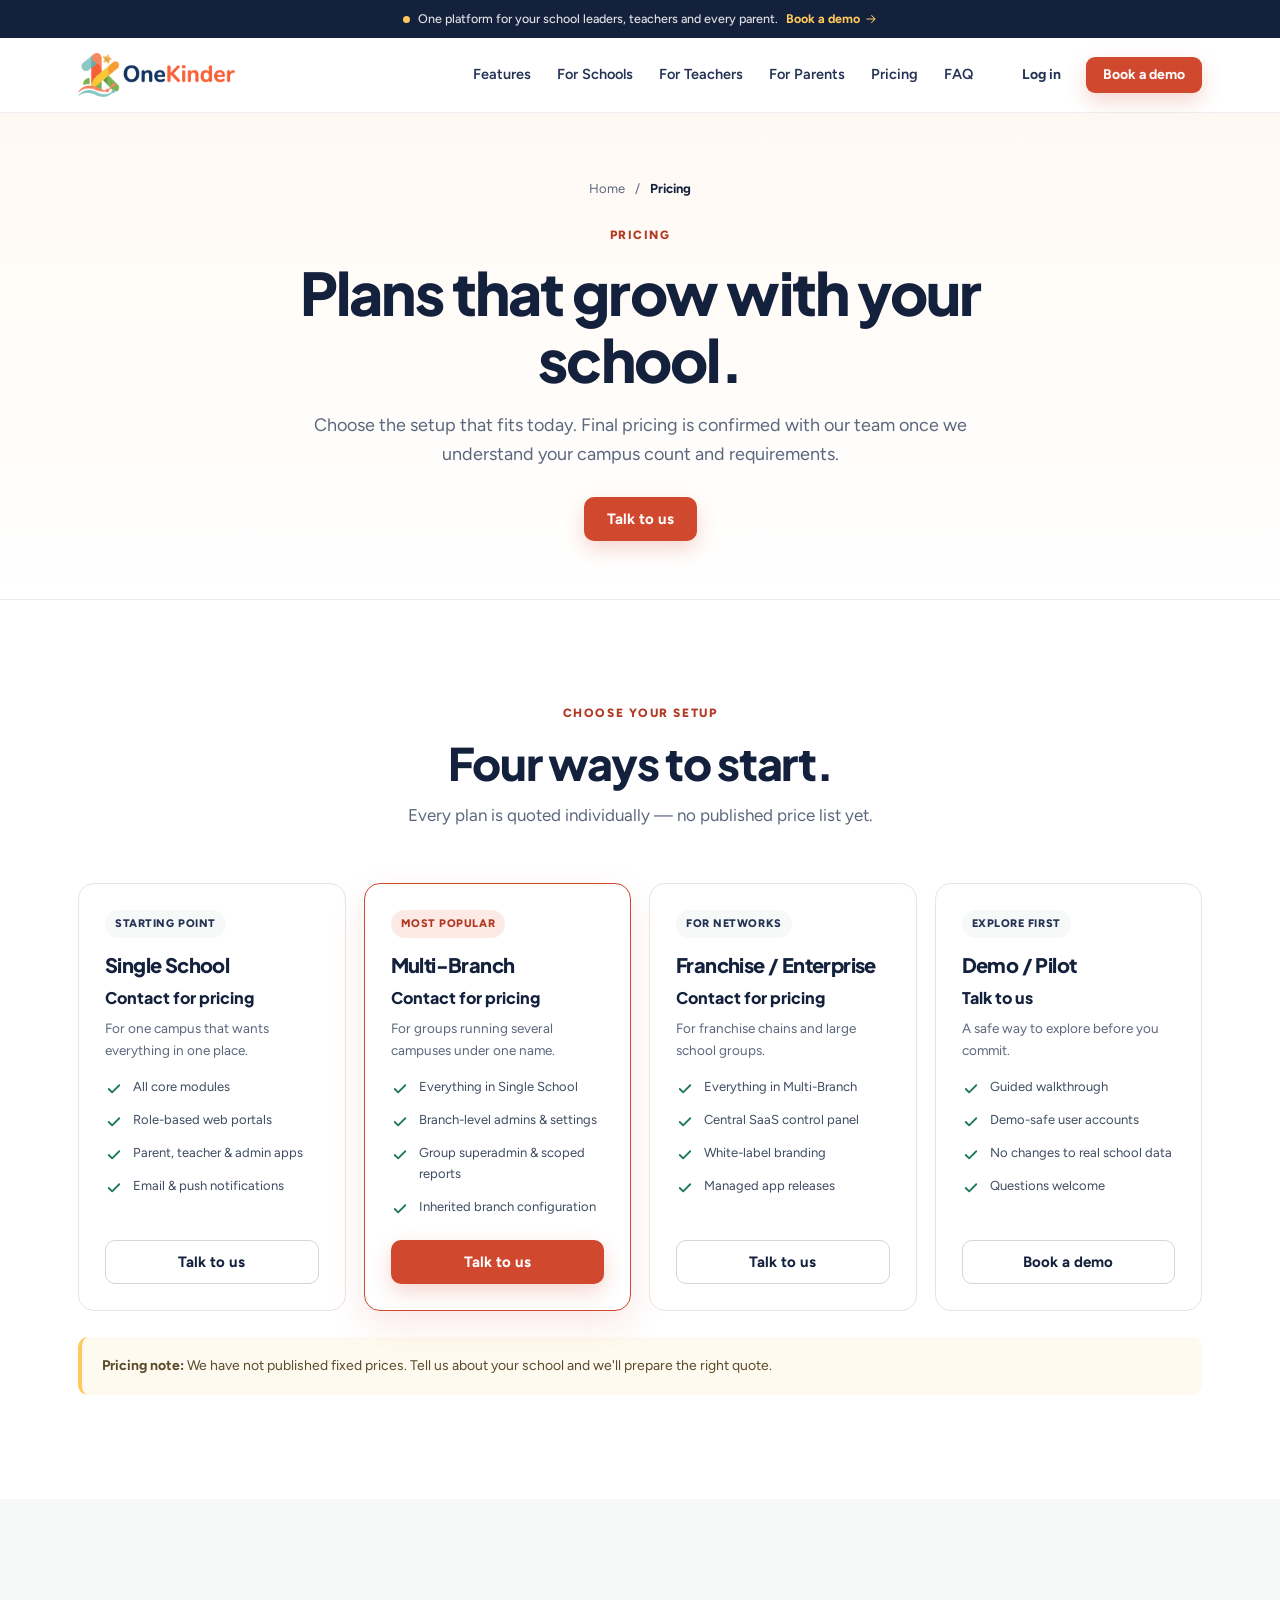
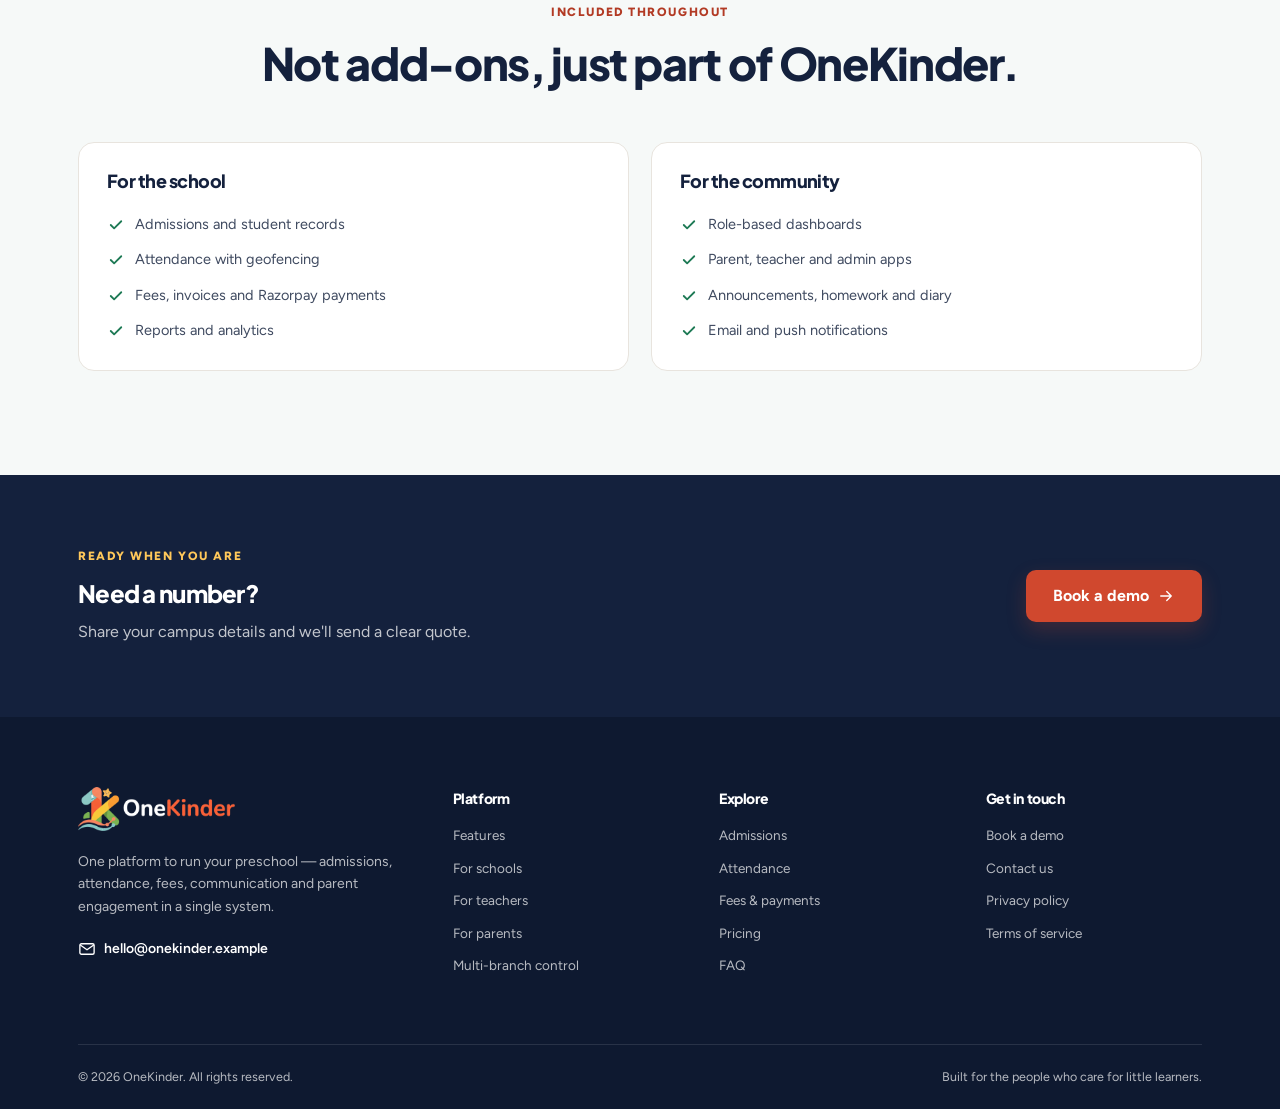
<file: pricing.html>
<!DOCTYPE html>
<html lang="en">
<head>
  <meta charset="UTF-8">
  <meta name="viewport" content="width=device-width, initial-scale=1.0">
  <title>Pricing | OneKinder</title>
  <meta name="description" content="OneKinder plans for single schools, multi-branch groups, franchise networks and guided demos. Contact us for pricing.">
  <meta name="keywords" content="preschool management software, kindergarten management system, school ERP for preschool, multi-branch school management, parent teacher communication app, online fee collection for schools, student attendance software, admission management system">
  <meta property="og:type" content="website">
  <meta property="og:title" content="Pricing | OneKinder">
  <meta property="og:description" content="OneKinder plans for single schools, multi-branch groups, franchise networks and guided demos. Contact us for pricing.">
  <link rel="icon" href="assets/favicon.png" type="image/png">
  <link rel="preconnect" href="https://fonts.googleapis.com">
  <link rel="preconnect" href="https://fonts.gstatic.com" crossorigin>
  <link href="https://fonts.googleapis.com/css2?family=Figtree:wght@400;500;600;700&family=Plus+Jakarta+Sans:wght@500;600;700;800&display=swap" rel="stylesheet">
  <link rel="stylesheet" href="assets/css/styles.css">
</head>
<body>
  <a class="skip-link" href="#main">Skip to content</a>
  <svg class="icon-sprite" aria-hidden="true" xmlns="http://www.w3.org/2000/svg">
    <symbol id="i-check" viewBox="0 0 24 24"><path d="m5 12 4.5 4.5L19 7"/></symbol>
    <symbol id="i-arrow" viewBox="0 0 24 24"><path d="M5 12h14m-6-6 6 6-6 6"/></symbol>
    <symbol id="i-chevron" viewBox="0 0 24 24"><path d="m6 9 6 6 6-6"/></symbol>
    <symbol id="i-menu" viewBox="0 0 24 24"><path d="M4 7h16M4 12h16M4 17h16"/></symbol>
    <symbol id="i-close" viewBox="0 0 24 24"><path d="M6 6 18 18M18 6 6 18"/></symbol>
    <symbol id="i-calendar" viewBox="0 0 24 24"><rect x="3" y="5" width="18" height="16" rx="2"/><path d="M8 3v4m8-4v4M3 10h18m-9 4 2 2 3-3"/></symbol>
    <symbol id="i-card" viewBox="0 0 24 24"><rect x="2.5" y="5" width="19" height="14" rx="2.5"/><path d="M2.5 10h19m-14 5h4"/></symbol>
    <symbol id="i-form" viewBox="0 0 24 24"><path d="M14 3H7a2 2 0 0 0-2 2v14a2 2 0 0 0 2 2h10a2 2 0 0 0 2-2V8z"/><path d="M14 3v5h5M9 13h6m-6 4h4"/></symbol>
    <symbol id="i-users" viewBox="0 0 24 24"><circle cx="9" cy="8" r="3.2"/><path d="M3.5 19c0-3 2.5-5 5.5-5s5.5 2 5.5 5M16 6.2a3 3 0 0 1 0 5.6m1 2.2c2.2.4 3.5 2.2 3.5 5"/></symbol>
    <symbol id="i-message" viewBox="0 0 24 24"><path d="M20 12a7.5 7.5 0 0 1-7.5 7.5H8L4 21.5l1.2-4A7.5 7.5 0 1 1 20 12Z"/><path d="M8.5 11.5h7m-7 3h4"/></symbol>
    <symbol id="i-chart" viewBox="0 0 24 24"><path d="M4 20V4m0 16h16"/><rect x="7" y="12" width="3" height="5" rx="1"/><rect x="12" y="8" width="3" height="9" rx="1"/><rect x="17" y="5" width="3" height="12" rx="1"/></symbol>
    <symbol id="i-branch" viewBox="0 0 24 24"><circle cx="6" cy="5" r="2.5"/><circle cx="18" cy="5" r="2.5"/><circle cx="12" cy="19" r="2.5"/><path d="M6 7.5v3a3 3 0 0 0 3 3h6a3 3 0 0 0 3-3v-3m-6 6v3"/></symbol>
    <symbol id="i-pin" viewBox="0 0 24 24"><path d="M19 10c0 5-7 11-7 11S5 15 5 10a7 7 0 1 1 14 0Z"/><circle cx="12" cy="10" r="2.5"/></symbol>
    <symbol id="i-phone" viewBox="0 0 24 24"><rect x="6" y="2.5" width="12" height="19" rx="2.5"/><path d="M10.5 18.5h3"/></symbol>
    <symbol id="i-book" viewBox="0 0 24 24"><path d="M12 6.5C9.5 4.5 6.5 4.3 3.5 5v13c3-.7 6-.5 8.5 1.5m0-13c2.5-2 5.5-2.2 8.5-1.5v13c-3-.7-6-.5-8.5 1.5m0-13v13"/></symbol>
    <symbol id="i-shield" viewBox="0 0 24 24"><path d="M12 2.8 20 6v5.5c0 5-3.3 8.2-8 9.7-4.7-1.5-8-4.7-8-9.7V6z"/><path d="m8.8 12 2.2 2.2 4.2-4.2"/></symbol>
    <symbol id="i-clock" viewBox="0 0 24 24"><circle cx="12" cy="12" r="9"/><path d="M12 7v5l3.5 2"/></symbol>
    <symbol id="i-mail" viewBox="0 0 24 24"><rect x="2.5" y="5" width="19" height="14" rx="2"/><path d="m3.5 7 8.5 6 8.5-6"/></symbol>
    <symbol id="i-star" viewBox="0 0 24 24"><path d="m12 3 2.7 5.6 6.1.9-4.4 4.3 1 6.1-5.4-2.9-5.4 2.9 1-6.1L3.2 9.5l6.1-.9z"/></symbol>
    <symbol id="i-lock" viewBox="0 0 24 24"><rect x="4.5" y="10" width="15" height="11" rx="2"/><path d="M8 10V7.5a4 4 0 0 1 8 0V10"/></symbol>
  </svg>
  <div class="announce">
    <span class="announce-dot" aria-hidden="true"></span>
    One platform for your school leaders, teachers and every parent.
    <a href="demo.html">Book a demo <svg class="icon icon-xs" aria-hidden="true"><use href="#i-arrow"></use></svg></a>
  </div>
  <header class="site-header" id="top">
    <div class="container header-inner">
      <a class="brand" href="index.html" aria-label="OneKinder home">
        <img src="assets/logo.png" alt="OneKinder" width="450" height="126">
      </a>
      <nav class="main-nav" id="main-nav" aria-label="Main navigation">
                <a href="features.html">Features</a>
        <a href="for-schools.html">For Schools</a>
        <a href="for-teachers.html">For Teachers</a>
        <a href="for-parents.html">For Parents</a>
        <a href="pricing.html" aria-current="page">Pricing</a>
        <a href="faq.html">FAQ</a>
        <div class="nav-actions">
          <a class="btn btn-ghost btn-sm" href="demo.html">Log in</a>
          <a class="btn btn-primary btn-sm" href="demo.html">Book a demo</a>
        </div>
      </nav>
      <button class="nav-toggle" type="button" aria-expanded="false" aria-controls="main-nav" aria-label="Open menu">
        <svg class="icon" aria-hidden="true"><use href="#i-menu"></use></svg>
      </button>
    </div>
  </header>
  <main id="main">
    <section class="page-hero">
      <div class="container">
        <nav class="breadcrumb" aria-label="Breadcrumb"><a href="index.html">Home</a> <span>/</span> <span>Pricing</span></nav>
        <span class="section-kicker">Pricing</span>
        <h1>Plans that grow with your school.</h1>
        <p class="lead">Choose the setup that fits today. Final pricing is confirmed with our team once we understand your campus count and requirements.</p>
        <div class="page-hero-actions"><a class="btn btn-primary" href="demo.html">Talk to us</a></div>
      </div>
    </section>
    <section class="section">
      <div class="container">
        <div class="section-head center"><span class="section-kicker">Choose your setup</span><h2>Four ways to start.</h2><p>Every plan is quoted individually — no published price list yet.</p></div>
        <div class="plan-grid">
          <article class="plan-card"><span class="plan-tag">Starting point</span><h3>Single School</h3><p class="plan-price">Contact for pricing</p><p class="plan-desc">For one campus that wants everything in one place.</p><ul class="check-list"><li><svg class="icon" aria-hidden="true"><use href="#i-check"></use></svg> All core modules</li><li><svg class="icon" aria-hidden="true"><use href="#i-check"></use></svg> Role-based web portals</li><li><svg class="icon" aria-hidden="true"><use href="#i-check"></use></svg> Parent, teacher &amp; admin apps</li><li><svg class="icon" aria-hidden="true"><use href="#i-check"></use></svg> Email &amp; push notifications</li></ul><a class="btn btn-outline btn-block" href="demo.html">Talk to us</a></article>
          <article class="plan-card featured"><span class="plan-tag">Most popular</span><h3>Multi-Branch</h3><p class="plan-price">Contact for pricing</p><p class="plan-desc">For groups running several campuses under one name.</p><ul class="check-list"><li><svg class="icon" aria-hidden="true"><use href="#i-check"></use></svg> Everything in Single School</li><li><svg class="icon" aria-hidden="true"><use href="#i-check"></use></svg> Branch-level admins &amp; settings</li><li><svg class="icon" aria-hidden="true"><use href="#i-check"></use></svg> Group superadmin &amp; scoped reports</li><li><svg class="icon" aria-hidden="true"><use href="#i-check"></use></svg> Inherited branch configuration</li></ul><a class="btn btn-primary btn-block" href="demo.html">Talk to us</a></article>
          <article class="plan-card"><span class="plan-tag">For networks</span><h3>Franchise / Enterprise</h3><p class="plan-price">Contact for pricing</p><p class="plan-desc">For franchise chains and large school groups.</p><ul class="check-list"><li><svg class="icon" aria-hidden="true"><use href="#i-check"></use></svg> Everything in Multi-Branch</li><li><svg class="icon" aria-hidden="true"><use href="#i-check"></use></svg> Central SaaS control panel</li><li><svg class="icon" aria-hidden="true"><use href="#i-check"></use></svg> White-label branding</li><li><svg class="icon" aria-hidden="true"><use href="#i-check"></use></svg> Managed app releases</li></ul><a class="btn btn-outline btn-block" href="demo.html">Talk to us</a></article>
          <article class="plan-card"><span class="plan-tag">Explore first</span><h3>Demo / Pilot</h3><p class="plan-price">Talk to us</p><p class="plan-desc">A safe way to explore before you commit.</p><ul class="check-list"><li><svg class="icon" aria-hidden="true"><use href="#i-check"></use></svg> Guided walkthrough</li><li><svg class="icon" aria-hidden="true"><use href="#i-check"></use></svg> Demo-safe user accounts</li><li><svg class="icon" aria-hidden="true"><use href="#i-check"></use></svg> No changes to real school data</li><li><svg class="icon" aria-hidden="true"><use href="#i-check"></use></svg> Questions welcome</li></ul><a class="btn btn-outline btn-block" href="demo.html">Book a demo</a></article>
        </div>
        <div class="note-box"><strong>Pricing note:</strong> We have not published fixed prices. Tell us about your school and we'll prepare the right quote.</div>
      </div>
    </section>
    <section class="section section-tint">
      <div class="container">
        <div class="section-head center"><span class="section-kicker">Included throughout</span><h2>Not add-ons, just part of OneKinder.</h2></div>
        <div class="info-grid-two">
          <article class="info-panel"><h3>For the school</h3><ul class="check-list"><li><svg class="icon" aria-hidden="true"><use href="#i-check"></use></svg> Admissions and student records</li><li><svg class="icon" aria-hidden="true"><use href="#i-check"></use></svg> Attendance with geofencing</li><li><svg class="icon" aria-hidden="true"><use href="#i-check"></use></svg> Fees, invoices and Razorpay payments</li><li><svg class="icon" aria-hidden="true"><use href="#i-check"></use></svg> Reports and analytics</li></ul></article>
          <article class="info-panel"><h3>For the community</h3><ul class="check-list"><li><svg class="icon" aria-hidden="true"><use href="#i-check"></use></svg> Role-based dashboards</li><li><svg class="icon" aria-hidden="true"><use href="#i-check"></use></svg> Parent, teacher and admin apps</li><li><svg class="icon" aria-hidden="true"><use href="#i-check"></use></svg> Announcements, homework and diary</li><li><svg class="icon" aria-hidden="true"><use href="#i-check"></use></svg> Email and push notifications</li></ul></article>
        </div>
      </div>
    </section>
    <section class="cta-band section-dark">
      <div class="container cta-band-inner">
        <div>
          <span class="section-kicker section-kicker-light">Ready when you are</span>
          <h2>Need a number?</h2>
          <p>Share your campus details and we'll send a clear quote.</p>
        </div>
        <a class="btn btn-primary btn-lg" href="demo.html">Book a demo <svg class="icon icon-sm" aria-hidden="true"><use href="#i-arrow"></use></svg></a>
      </div>
    </section>
  </main>

  <footer class="site-footer">
    <div class="container">
      <div class="footer-grid">
        <div class="footer-brand">
          <img src="assets/logo-light.png" alt="OneKinder" width="450" height="126">
          <p>One platform to run your preschool — admissions, attendance, fees, communication and parent engagement in a single system.</p>
          <a class="footer-mail" href="mailto:hello@onekinder.example"><svg class="icon icon-sm" aria-hidden="true"><use href="#i-mail"></use></svg> hello@onekinder.example</a>
        </div>
        <div class="footer-col">
          <h2>Platform</h2>
          <a href="features.html">Features</a>
          <a href="for-schools.html">For schools</a>
          <a href="for-teachers.html">For teachers</a>
          <a href="for-parents.html">For parents</a>
          <a href="multi-branch.html">Multi-branch control</a>
        </div>
        <div class="footer-col">
          <h2>Explore</h2>
          <a href="admissions.html">Admissions</a>
          <a href="features.html#attendance">Attendance</a>
          <a href="features.html#fees">Fees &amp; payments</a>
          <a href="pricing.html">Pricing</a>
          <a href="faq.html">FAQ</a>
        </div>
        <div class="footer-col">
          <h2>Get in touch</h2>
          <a href="demo.html">Book a demo</a>
          <a href="mailto:hello@onekinder.example">Contact us</a>
          <a href="privacy.html">Privacy policy</a>
          <a href="terms.html">Terms of service</a>
        </div>
      </div>
      <div class="footer-bottom">
        <span>© <span class="year">2026</span> OneKinder. All rights reserved.</span>
        <span>Built for the people who care for little learners.</span>
      </div>
    </div>
  </footer>
  <script src="assets/js/main.js"></script>
</body>
</html>
</file>
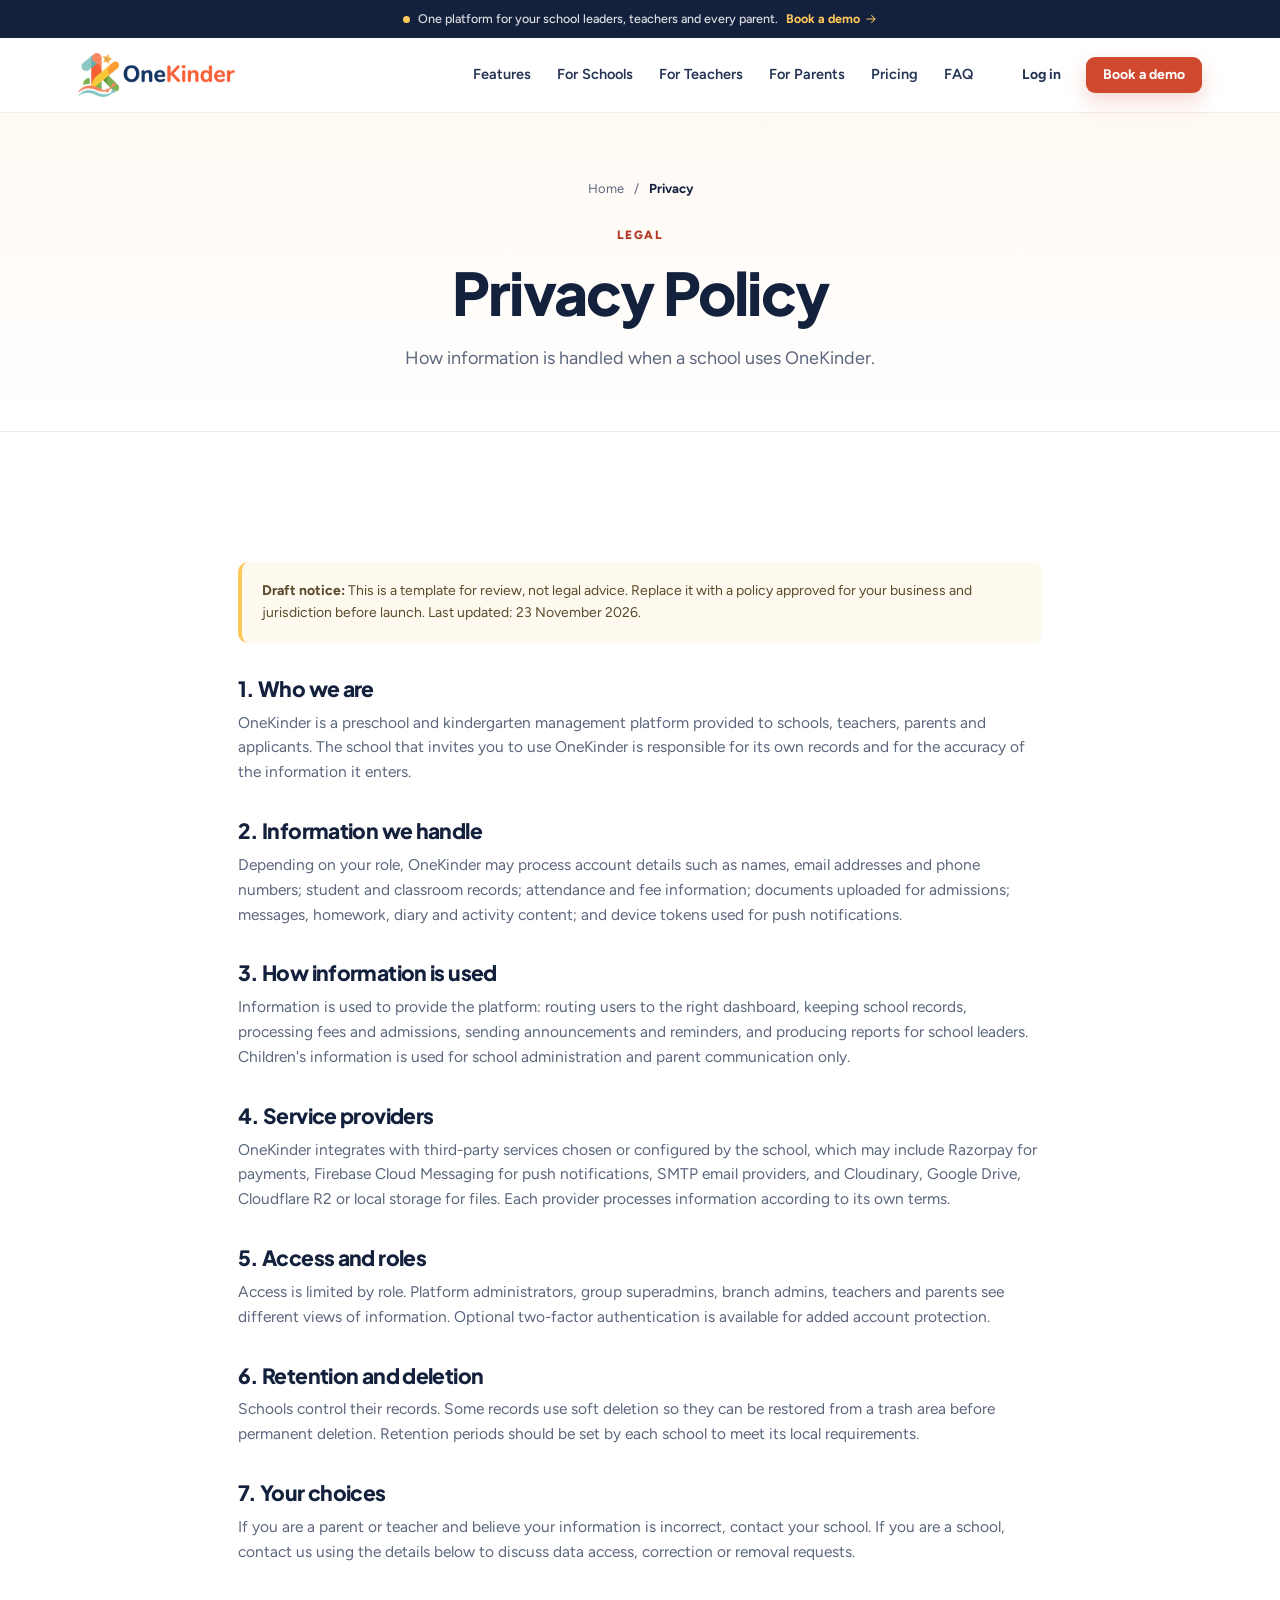
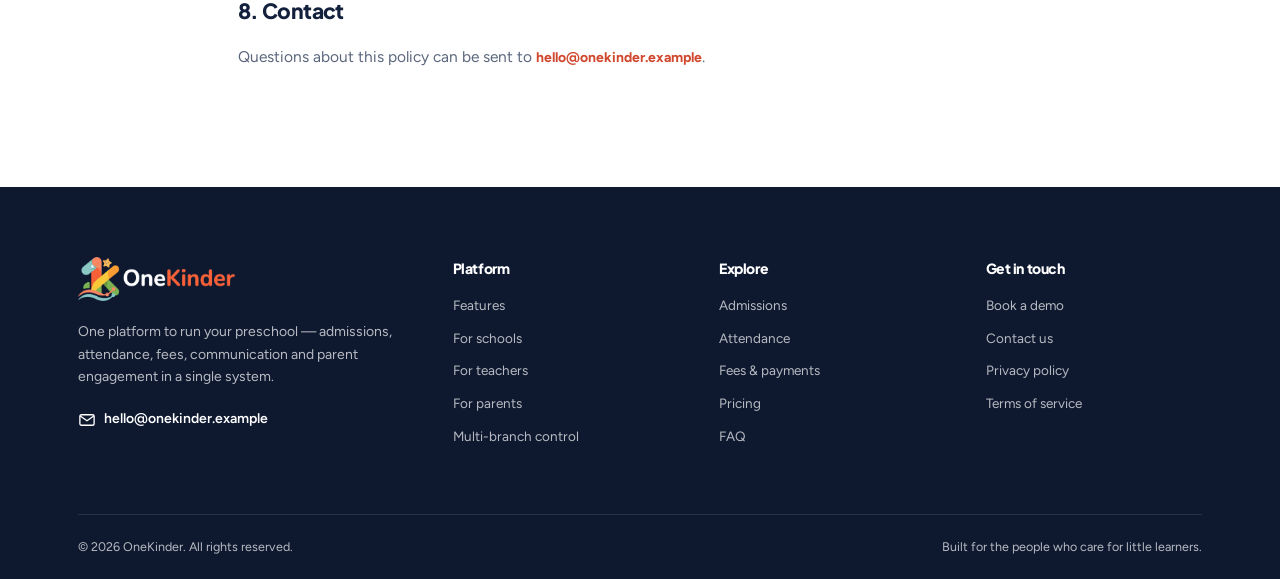
<file: privacy.html>
<!DOCTYPE html>
<html lang="en">
<head>
  <meta charset="UTF-8">
  <meta name="viewport" content="width=device-width, initial-scale=1.0">
  <title>Privacy Policy | OneKinder</title>
  <meta name="description" content="How OneKinder handles school, teacher, parent and student information, and the choices available to schools.">
  <meta name="keywords" content="preschool management software, kindergarten management system, school ERP for preschool, multi-branch school management, parent teacher communication app, online fee collection for schools, student attendance software, admission management system">
  <meta property="og:type" content="website">
  <meta property="og:title" content="Privacy Policy | OneKinder">
  <meta property="og:description" content="How OneKinder handles school, teacher, parent and student information, and the choices available to schools.">
  <link rel="icon" href="assets/favicon.png" type="image/png">
  <link rel="preconnect" href="https://fonts.googleapis.com">
  <link rel="preconnect" href="https://fonts.gstatic.com" crossorigin>
  <link href="https://fonts.googleapis.com/css2?family=Figtree:wght@400;500;600;700&family=Plus+Jakarta+Sans:wght@500;600;700;800&display=swap" rel="stylesheet">
  <link rel="stylesheet" href="assets/css/styles.css">
</head>
<body>
  <a class="skip-link" href="#main">Skip to content</a>
  <svg class="icon-sprite" aria-hidden="true" xmlns="http://www.w3.org/2000/svg">
    <symbol id="i-check" viewBox="0 0 24 24"><path d="m5 12 4.5 4.5L19 7"/></symbol>
    <symbol id="i-arrow" viewBox="0 0 24 24"><path d="M5 12h14m-6-6 6 6-6 6"/></symbol>
    <symbol id="i-chevron" viewBox="0 0 24 24"><path d="m6 9 6 6 6-6"/></symbol>
    <symbol id="i-menu" viewBox="0 0 24 24"><path d="M4 7h16M4 12h16M4 17h16"/></symbol>
    <symbol id="i-close" viewBox="0 0 24 24"><path d="M6 6 18 18M18 6 6 18"/></symbol>
    <symbol id="i-calendar" viewBox="0 0 24 24"><rect x="3" y="5" width="18" height="16" rx="2"/><path d="M8 3v4m8-4v4M3 10h18m-9 4 2 2 3-3"/></symbol>
    <symbol id="i-card" viewBox="0 0 24 24"><rect x="2.5" y="5" width="19" height="14" rx="2.5"/><path d="M2.5 10h19m-14 5h4"/></symbol>
    <symbol id="i-form" viewBox="0 0 24 24"><path d="M14 3H7a2 2 0 0 0-2 2v14a2 2 0 0 0 2 2h10a2 2 0 0 0 2-2V8z"/><path d="M14 3v5h5M9 13h6m-6 4h4"/></symbol>
    <symbol id="i-users" viewBox="0 0 24 24"><circle cx="9" cy="8" r="3.2"/><path d="M3.5 19c0-3 2.5-5 5.5-5s5.5 2 5.5 5M16 6.2a3 3 0 0 1 0 5.6m1 2.2c2.2.4 3.5 2.2 3.5 5"/></symbol>
    <symbol id="i-message" viewBox="0 0 24 24"><path d="M20 12a7.5 7.5 0 0 1-7.5 7.5H8L4 21.5l1.2-4A7.5 7.5 0 1 1 20 12Z"/><path d="M8.5 11.5h7m-7 3h4"/></symbol>
    <symbol id="i-chart" viewBox="0 0 24 24"><path d="M4 20V4m0 16h16"/><rect x="7" y="12" width="3" height="5" rx="1"/><rect x="12" y="8" width="3" height="9" rx="1"/><rect x="17" y="5" width="3" height="12" rx="1"/></symbol>
    <symbol id="i-branch" viewBox="0 0 24 24"><circle cx="6" cy="5" r="2.5"/><circle cx="18" cy="5" r="2.5"/><circle cx="12" cy="19" r="2.5"/><path d="M6 7.5v3a3 3 0 0 0 3 3h6a3 3 0 0 0 3-3v-3m-6 6v3"/></symbol>
    <symbol id="i-pin" viewBox="0 0 24 24"><path d="M19 10c0 5-7 11-7 11S5 15 5 10a7 7 0 1 1 14 0Z"/><circle cx="12" cy="10" r="2.5"/></symbol>
    <symbol id="i-phone" viewBox="0 0 24 24"><rect x="6" y="2.5" width="12" height="19" rx="2.5"/><path d="M10.5 18.5h3"/></symbol>
    <symbol id="i-book" viewBox="0 0 24 24"><path d="M12 6.5C9.5 4.5 6.5 4.3 3.5 5v13c3-.7 6-.5 8.5 1.5m0-13c2.5-2 5.5-2.2 8.5-1.5v13c-3-.7-6-.5-8.5 1.5m0-13v13"/></symbol>
    <symbol id="i-shield" viewBox="0 0 24 24"><path d="M12 2.8 20 6v5.5c0 5-3.3 8.2-8 9.7-4.7-1.5-8-4.7-8-9.7V6z"/><path d="m8.8 12 2.2 2.2 4.2-4.2"/></symbol>
    <symbol id="i-clock" viewBox="0 0 24 24"><circle cx="12" cy="12" r="9"/><path d="M12 7v5l3.5 2"/></symbol>
    <symbol id="i-mail" viewBox="0 0 24 24"><rect x="2.5" y="5" width="19" height="14" rx="2"/><path d="m3.5 7 8.5 6 8.5-6"/></symbol>
    <symbol id="i-star" viewBox="0 0 24 24"><path d="m12 3 2.7 5.6 6.1.9-4.4 4.3 1 6.1-5.4-2.9-5.4 2.9 1-6.1L3.2 9.5l6.1-.9z"/></symbol>
    <symbol id="i-lock" viewBox="0 0 24 24"><rect x="4.5" y="10" width="15" height="11" rx="2"/><path d="M8 10V7.5a4 4 0 0 1 8 0V10"/></symbol>
  </svg>
  <div class="announce">
    <span class="announce-dot" aria-hidden="true"></span>
    One platform for your school leaders, teachers and every parent.
    <a href="demo.html">Book a demo <svg class="icon icon-xs" aria-hidden="true"><use href="#i-arrow"></use></svg></a>
  </div>
  <header class="site-header" id="top">
    <div class="container header-inner">
      <a class="brand" href="index.html" aria-label="OneKinder home">
        <img src="assets/logo.png" alt="OneKinder" width="450" height="126">
      </a>
      <nav class="main-nav" id="main-nav" aria-label="Main navigation">
                <a href="features.html">Features</a>
        <a href="for-schools.html">For Schools</a>
        <a href="for-teachers.html">For Teachers</a>
        <a href="for-parents.html">For Parents</a>
        <a href="pricing.html">Pricing</a>
        <a href="faq.html">FAQ</a>
        <div class="nav-actions">
          <a class="btn btn-ghost btn-sm" href="demo.html">Log in</a>
          <a class="btn btn-primary btn-sm" href="demo.html">Book a demo</a>
        </div>
      </nav>
      <button class="nav-toggle" type="button" aria-expanded="false" aria-controls="main-nav" aria-label="Open menu">
        <svg class="icon" aria-hidden="true"><use href="#i-menu"></use></svg>
      </button>
    </div>
  </header>
  <main id="main">
    <section class="page-hero">
      <div class="container">
        <nav class="breadcrumb" aria-label="Breadcrumb"><a href="index.html">Home</a> <span>/</span> <span>Privacy</span></nav>
        <span class="section-kicker">Legal</span>
        <h1>Privacy Policy</h1>
        <p class="lead">How information is handled when a school uses OneKinder.</p>
        
      </div>
    </section>
    <section class="section">
      <div class="container legal">
        <div class="note-box"><strong>Draft notice:</strong> This is a template for review, not legal advice. Replace it with a policy approved for your business and jurisdiction before launch. Last updated: 23 November 2026.</div>
        <h2>1. Who we are</h2>
        <p>OneKinder is a preschool and kindergarten management platform provided to schools, teachers, parents and applicants. The school that invites you to use OneKinder is responsible for its own records and for the accuracy of the information it enters.</p>
        <h2>2. Information we handle</h2>
        <p>Depending on your role, OneKinder may process account details such as names, email addresses and phone numbers; student and classroom records; attendance and fee information; documents uploaded for admissions; messages, homework, diary and activity content; and device tokens used for push notifications.</p>
        <h2>3. How information is used</h2>
        <p>Information is used to provide the platform: routing users to the right dashboard, keeping school records, processing fees and admissions, sending announcements and reminders, and producing reports for school leaders. Children's information is used for school administration and parent communication only.</p>
        <h2>4. Service providers</h2>
        <p>OneKinder integrates with third-party services chosen or configured by the school, which may include Razorpay for payments, Firebase Cloud Messaging for push notifications, SMTP email providers, and Cloudinary, Google Drive, Cloudflare R2 or local storage for files. Each provider processes information according to its own terms.</p>
        <h2>5. Access and roles</h2>
        <p>Access is limited by role. Platform administrators, group superadmins, branch admins, teachers and parents see different views of information. Optional two-factor authentication is available for added account protection.</p>
        <h2>6. Retention and deletion</h2>
        <p>Schools control their records. Some records use soft deletion so they can be restored from a trash area before permanent deletion. Retention periods should be set by each school to meet its local requirements.</p>
        <h2>7. Your choices</h2>
        <p>If you are a parent or teacher and believe your information is incorrect, contact your school. If you are a school, contact us using the details below to discuss data access, correction or removal requests.</p>
        <h2>8. Contact</h2>
        <p>Questions about this policy can be sent to <a class="text-link" href="mailto:hello@onekinder.example">hello@onekinder.example</a>.</p>
      </div>
    </section>
  </main>

  <footer class="site-footer">
    <div class="container">
      <div class="footer-grid">
        <div class="footer-brand">
          <img src="assets/logo-light.png" alt="OneKinder" width="450" height="126">
          <p>One platform to run your preschool — admissions, attendance, fees, communication and parent engagement in a single system.</p>
          <a class="footer-mail" href="mailto:hello@onekinder.example"><svg class="icon icon-sm" aria-hidden="true"><use href="#i-mail"></use></svg> hello@onekinder.example</a>
        </div>
        <div class="footer-col">
          <h2>Platform</h2>
          <a href="features.html">Features</a>
          <a href="for-schools.html">For schools</a>
          <a href="for-teachers.html">For teachers</a>
          <a href="for-parents.html">For parents</a>
          <a href="multi-branch.html">Multi-branch control</a>
        </div>
        <div class="footer-col">
          <h2>Explore</h2>
          <a href="admissions.html">Admissions</a>
          <a href="features.html#attendance">Attendance</a>
          <a href="features.html#fees">Fees &amp; payments</a>
          <a href="pricing.html">Pricing</a>
          <a href="faq.html">FAQ</a>
        </div>
        <div class="footer-col">
          <h2>Get in touch</h2>
          <a href="demo.html">Book a demo</a>
          <a href="mailto:hello@onekinder.example">Contact us</a>
          <a href="privacy.html">Privacy policy</a>
          <a href="terms.html">Terms of service</a>
        </div>
      </div>
      <div class="footer-bottom">
        <span>© <span class="year">2026</span> OneKinder. All rights reserved.</span>
        <span>Built for the people who care for little learners.</span>
      </div>
    </div>
  </footer>
  <script src="assets/js/main.js"></script>
</body>
</html>
</file>
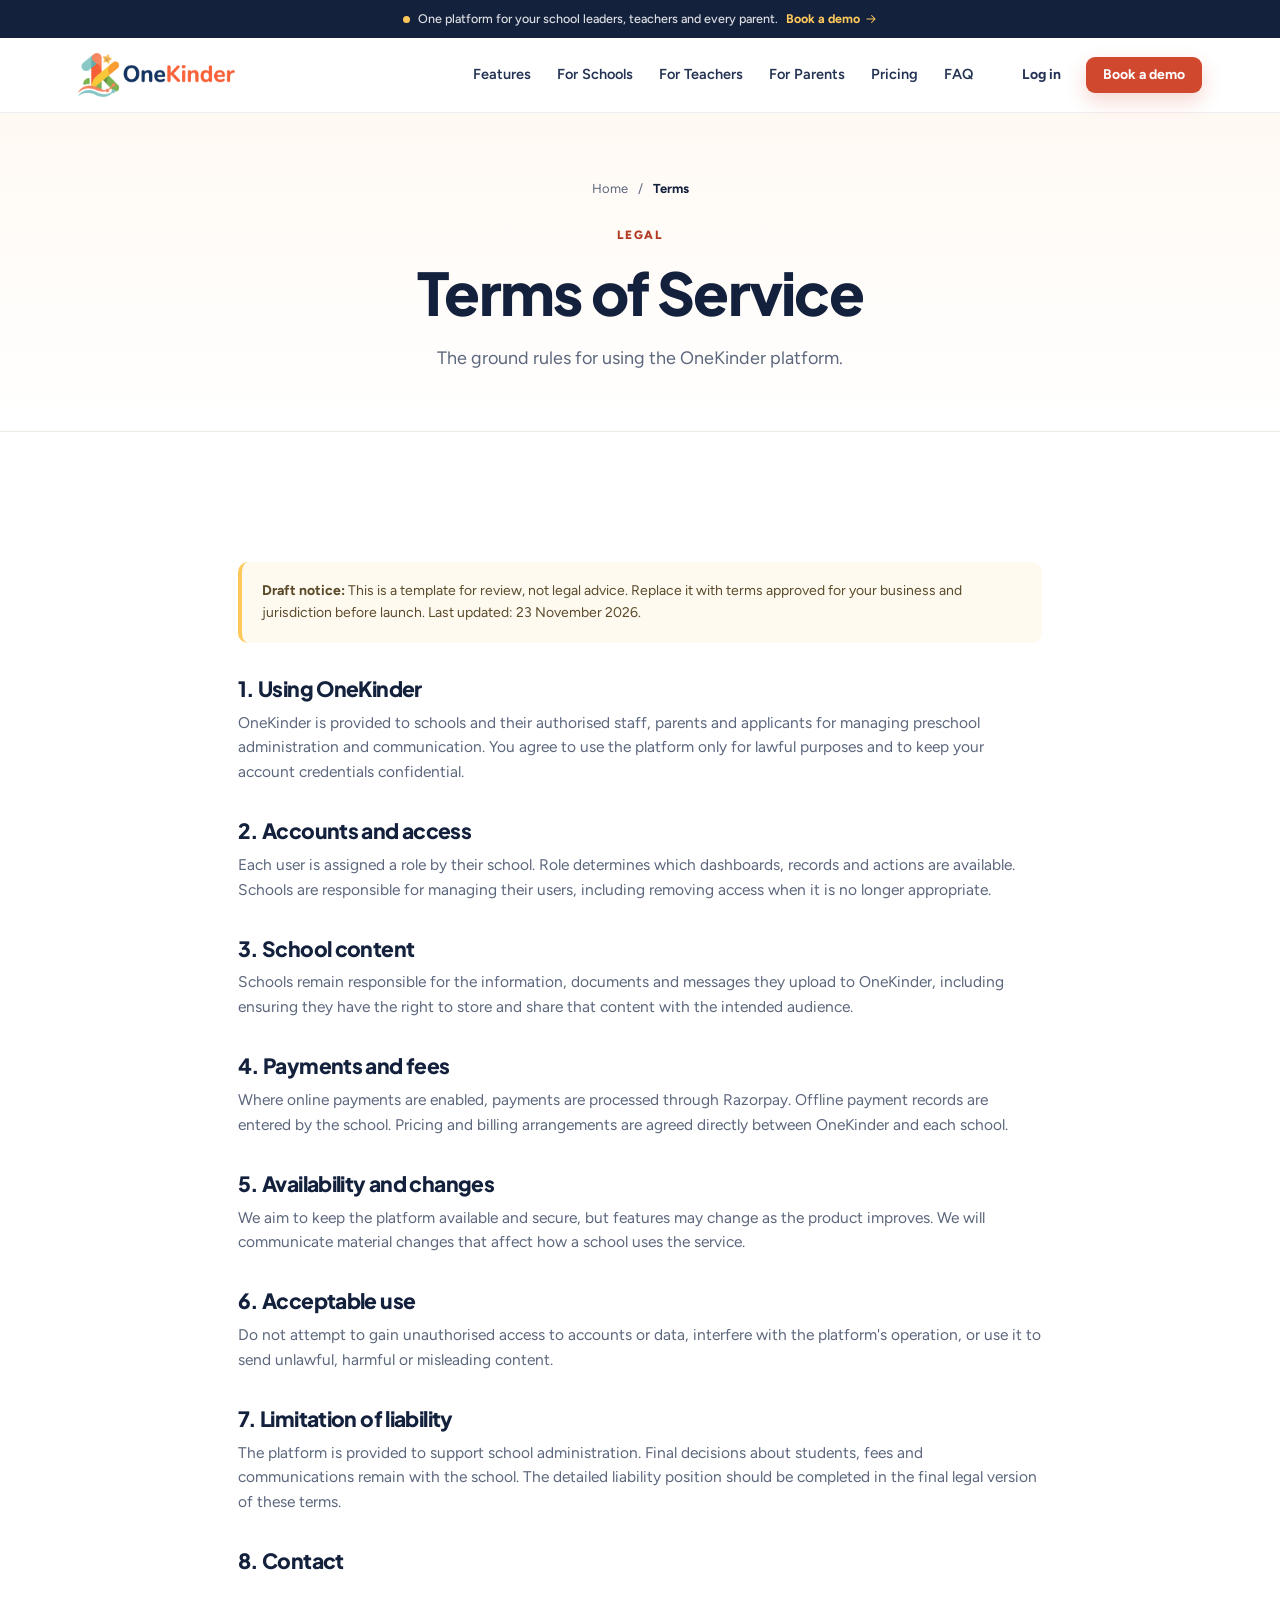
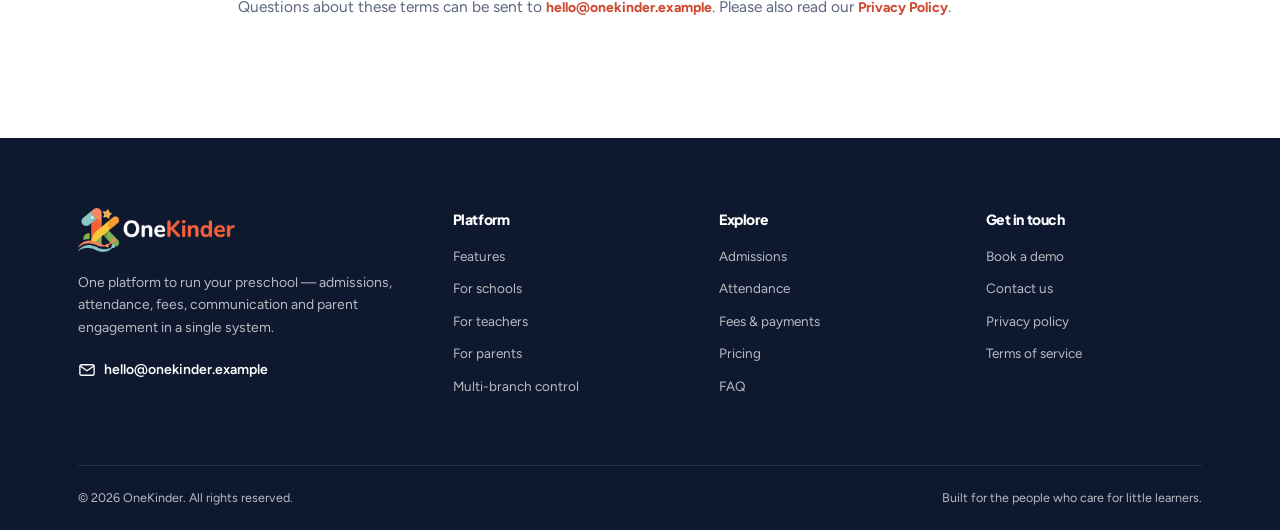
<file: terms.html>
<!DOCTYPE html>
<html lang="en">
<head>
  <meta charset="UTF-8">
  <meta name="viewport" content="width=device-width, initial-scale=1.0">
  <title>Terms of Service | OneKinder</title>
  <meta name="description" content="Terms governing the use of the OneKinder preschool management platform, accounts, acceptable use and availability.">
  <meta name="keywords" content="preschool management software, kindergarten management system, school ERP for preschool, multi-branch school management, parent teacher communication app, online fee collection for schools, student attendance software, admission management system">
  <meta property="og:type" content="website">
  <meta property="og:title" content="Terms of Service | OneKinder">
  <meta property="og:description" content="Terms governing the use of the OneKinder preschool management platform, accounts, acceptable use and availability.">
  <link rel="icon" href="assets/favicon.png" type="image/png">
  <link rel="preconnect" href="https://fonts.googleapis.com">
  <link rel="preconnect" href="https://fonts.gstatic.com" crossorigin>
  <link href="https://fonts.googleapis.com/css2?family=Figtree:wght@400;500;600;700&family=Plus+Jakarta+Sans:wght@500;600;700;800&display=swap" rel="stylesheet">
  <link rel="stylesheet" href="assets/css/styles.css">
</head>
<body>
  <a class="skip-link" href="#main">Skip to content</a>
  <svg class="icon-sprite" aria-hidden="true" xmlns="http://www.w3.org/2000/svg">
    <symbol id="i-check" viewBox="0 0 24 24"><path d="m5 12 4.5 4.5L19 7"/></symbol>
    <symbol id="i-arrow" viewBox="0 0 24 24"><path d="M5 12h14m-6-6 6 6-6 6"/></symbol>
    <symbol id="i-chevron" viewBox="0 0 24 24"><path d="m6 9 6 6 6-6"/></symbol>
    <symbol id="i-menu" viewBox="0 0 24 24"><path d="M4 7h16M4 12h16M4 17h16"/></symbol>
    <symbol id="i-close" viewBox="0 0 24 24"><path d="M6 6 18 18M18 6 6 18"/></symbol>
    <symbol id="i-calendar" viewBox="0 0 24 24"><rect x="3" y="5" width="18" height="16" rx="2"/><path d="M8 3v4m8-4v4M3 10h18m-9 4 2 2 3-3"/></symbol>
    <symbol id="i-card" viewBox="0 0 24 24"><rect x="2.5" y="5" width="19" height="14" rx="2.5"/><path d="M2.5 10h19m-14 5h4"/></symbol>
    <symbol id="i-form" viewBox="0 0 24 24"><path d="M14 3H7a2 2 0 0 0-2 2v14a2 2 0 0 0 2 2h10a2 2 0 0 0 2-2V8z"/><path d="M14 3v5h5M9 13h6m-6 4h4"/></symbol>
    <symbol id="i-users" viewBox="0 0 24 24"><circle cx="9" cy="8" r="3.2"/><path d="M3.5 19c0-3 2.5-5 5.5-5s5.5 2 5.5 5M16 6.2a3 3 0 0 1 0 5.6m1 2.2c2.2.4 3.5 2.2 3.5 5"/></symbol>
    <symbol id="i-message" viewBox="0 0 24 24"><path d="M20 12a7.5 7.5 0 0 1-7.5 7.5H8L4 21.5l1.2-4A7.5 7.5 0 1 1 20 12Z"/><path d="M8.5 11.5h7m-7 3h4"/></symbol>
    <symbol id="i-chart" viewBox="0 0 24 24"><path d="M4 20V4m0 16h16"/><rect x="7" y="12" width="3" height="5" rx="1"/><rect x="12" y="8" width="3" height="9" rx="1"/><rect x="17" y="5" width="3" height="12" rx="1"/></symbol>
    <symbol id="i-branch" viewBox="0 0 24 24"><circle cx="6" cy="5" r="2.5"/><circle cx="18" cy="5" r="2.5"/><circle cx="12" cy="19" r="2.5"/><path d="M6 7.5v3a3 3 0 0 0 3 3h6a3 3 0 0 0 3-3v-3m-6 6v3"/></symbol>
    <symbol id="i-pin" viewBox="0 0 24 24"><path d="M19 10c0 5-7 11-7 11S5 15 5 10a7 7 0 1 1 14 0Z"/><circle cx="12" cy="10" r="2.5"/></symbol>
    <symbol id="i-phone" viewBox="0 0 24 24"><rect x="6" y="2.5" width="12" height="19" rx="2.5"/><path d="M10.5 18.5h3"/></symbol>
    <symbol id="i-book" viewBox="0 0 24 24"><path d="M12 6.5C9.5 4.5 6.5 4.3 3.5 5v13c3-.7 6-.5 8.5 1.5m0-13c2.5-2 5.5-2.2 8.5-1.5v13c-3-.7-6-.5-8.5 1.5m0-13v13"/></symbol>
    <symbol id="i-shield" viewBox="0 0 24 24"><path d="M12 2.8 20 6v5.5c0 5-3.3 8.2-8 9.7-4.7-1.5-8-4.7-8-9.7V6z"/><path d="m8.8 12 2.2 2.2 4.2-4.2"/></symbol>
    <symbol id="i-clock" viewBox="0 0 24 24"><circle cx="12" cy="12" r="9"/><path d="M12 7v5l3.5 2"/></symbol>
    <symbol id="i-mail" viewBox="0 0 24 24"><rect x="2.5" y="5" width="19" height="14" rx="2"/><path d="m3.5 7 8.5 6 8.5-6"/></symbol>
    <symbol id="i-star" viewBox="0 0 24 24"><path d="m12 3 2.7 5.6 6.1.9-4.4 4.3 1 6.1-5.4-2.9-5.4 2.9 1-6.1L3.2 9.5l6.1-.9z"/></symbol>
    <symbol id="i-lock" viewBox="0 0 24 24"><rect x="4.5" y="10" width="15" height="11" rx="2"/><path d="M8 10V7.5a4 4 0 0 1 8 0V10"/></symbol>
  </svg>
  <div class="announce">
    <span class="announce-dot" aria-hidden="true"></span>
    One platform for your school leaders, teachers and every parent.
    <a href="demo.html">Book a demo <svg class="icon icon-xs" aria-hidden="true"><use href="#i-arrow"></use></svg></a>
  </div>
  <header class="site-header" id="top">
    <div class="container header-inner">
      <a class="brand" href="index.html" aria-label="OneKinder home">
        <img src="assets/logo.png" alt="OneKinder" width="450" height="126">
      </a>
      <nav class="main-nav" id="main-nav" aria-label="Main navigation">
                <a href="features.html">Features</a>
        <a href="for-schools.html">For Schools</a>
        <a href="for-teachers.html">For Teachers</a>
        <a href="for-parents.html">For Parents</a>
        <a href="pricing.html">Pricing</a>
        <a href="faq.html">FAQ</a>
        <div class="nav-actions">
          <a class="btn btn-ghost btn-sm" href="demo.html">Log in</a>
          <a class="btn btn-primary btn-sm" href="demo.html">Book a demo</a>
        </div>
      </nav>
      <button class="nav-toggle" type="button" aria-expanded="false" aria-controls="main-nav" aria-label="Open menu">
        <svg class="icon" aria-hidden="true"><use href="#i-menu"></use></svg>
      </button>
    </div>
  </header>
  <main id="main">
    <section class="page-hero">
      <div class="container">
        <nav class="breadcrumb" aria-label="Breadcrumb"><a href="index.html">Home</a> <span>/</span> <span>Terms</span></nav>
        <span class="section-kicker">Legal</span>
        <h1>Terms of Service</h1>
        <p class="lead">The ground rules for using the OneKinder platform.</p>
        
      </div>
    </section>
    <section class="section">
      <div class="container legal">
        <div class="note-box"><strong>Draft notice:</strong> This is a template for review, not legal advice. Replace it with terms approved for your business and jurisdiction before launch. Last updated: 23 November 2026.</div>
        <h2>1. Using OneKinder</h2>
        <p>OneKinder is provided to schools and their authorised staff, parents and applicants for managing preschool administration and communication. You agree to use the platform only for lawful purposes and to keep your account credentials confidential.</p>
        <h2>2. Accounts and access</h2>
        <p>Each user is assigned a role by their school. Role determines which dashboards, records and actions are available. Schools are responsible for managing their users, including removing access when it is no longer appropriate.</p>
        <h2>3. School content</h2>
        <p>Schools remain responsible for the information, documents and messages they upload to OneKinder, including ensuring they have the right to store and share that content with the intended audience.</p>
        <h2>4. Payments and fees</h2>
        <p>Where online payments are enabled, payments are processed through Razorpay. Offline payment records are entered by the school. Pricing and billing arrangements are agreed directly between OneKinder and each school.</p>
        <h2>5. Availability and changes</h2>
        <p>We aim to keep the platform available and secure, but features may change as the product improves. We will communicate material changes that affect how a school uses the service.</p>
        <h2>6. Acceptable use</h2>
        <p>Do not attempt to gain unauthorised access to accounts or data, interfere with the platform's operation, or use it to send unlawful, harmful or misleading content.</p>
        <h2>7. Limitation of liability</h2>
        <p>The platform is provided to support school administration. Final decisions about students, fees and communications remain with the school. The detailed liability position should be completed in the final legal version of these terms.</p>
        <h2>8. Contact</h2>
        <p>Questions about these terms can be sent to <a class="text-link" href="mailto:hello@onekinder.example">hello@onekinder.example</a>. Please also read our <a class="text-link" href="privacy.html">Privacy Policy</a>.</p>
      </div>
    </section>
  </main>

  <footer class="site-footer">
    <div class="container">
      <div class="footer-grid">
        <div class="footer-brand">
          <img src="assets/logo-light.png" alt="OneKinder" width="450" height="126">
          <p>One platform to run your preschool — admissions, attendance, fees, communication and parent engagement in a single system.</p>
          <a class="footer-mail" href="mailto:hello@onekinder.example"><svg class="icon icon-sm" aria-hidden="true"><use href="#i-mail"></use></svg> hello@onekinder.example</a>
        </div>
        <div class="footer-col">
          <h2>Platform</h2>
          <a href="features.html">Features</a>
          <a href="for-schools.html">For schools</a>
          <a href="for-teachers.html">For teachers</a>
          <a href="for-parents.html">For parents</a>
          <a href="multi-branch.html">Multi-branch control</a>
        </div>
        <div class="footer-col">
          <h2>Explore</h2>
          <a href="admissions.html">Admissions</a>
          <a href="features.html#attendance">Attendance</a>
          <a href="features.html#fees">Fees &amp; payments</a>
          <a href="pricing.html">Pricing</a>
          <a href="faq.html">FAQ</a>
        </div>
        <div class="footer-col">
          <h2>Get in touch</h2>
          <a href="demo.html">Book a demo</a>
          <a href="mailto:hello@onekinder.example">Contact us</a>
          <a href="privacy.html">Privacy policy</a>
          <a href="terms.html">Terms of service</a>
        </div>
      </div>
      <div class="footer-bottom">
        <span>© <span class="year">2026</span> OneKinder. All rights reserved.</span>
        <span>Built for the people who care for little learners.</span>
      </div>
    </div>
  </footer>
  <script src="assets/js/main.js"></script>
</body>
</html>
</file>
<file: assets/css/styles.css>
/* =========================================================
   OneKinder marketing site — design system
   Palette: deep navy + warm coral, sunshine & mint accents
   ========================================================= */

:root {
  --ink: #14213d;
  --ink-2: #243354;
  --muted: #5c677d;
  --line: #e9e5df;
  --white: #ffffff;
  --cream: #fff9f3;
  --tint: #f6f9f8;
  --primary: #d0482e;
  --primary-dark: #b23a24;
  --accent: #f4775a;
  --sun: #ffc85a;
  --mint: #dff3ea;
  --mint-deep: #1e7a55;
  --blue: #ddebfa;
  --yellow: #fff0ce;
  --purple: #ece4fa;
  --shadow: 0 18px 50px rgba(20, 33, 61, .09);
  --radius: 16px;
  --max: 1180px;
}

* { box-sizing: border-box; }

html { scroll-behavior: smooth; scroll-padding-top: 90px; }

body {
  margin: 0;
  background: var(--white);
  color: var(--ink);
  font-family: "Figtree", "Plus Jakarta Sans", system-ui, -apple-system, "Segoe UI", sans-serif;
  font-size: 16px;
  line-height: 1.6;
  -webkit-font-smoothing: antialiased;
}

h1, h2, h3, h4 {
  margin: 0;
  font-family: "Plus Jakarta Sans", "Figtree", system-ui, sans-serif;
  font-weight: 800;
  line-height: 1.14;
  letter-spacing: -.03em;
  color: var(--ink);
}

p { margin: 0; }
a { color: inherit; text-decoration: none; }
img, svg { display: block; }
ul { margin: 0; padding: 0; list-style: none; }

.container { width: 100%; max-width: var(--max); margin: 0 auto; padding: 0 28px; }

.icon {
  width: 20px;
  height: 20px;
  flex: 0 0 auto;
  fill: none;
  stroke: currentColor;
  stroke-width: 1.8;
  stroke-linecap: round;
  stroke-linejoin: round;
}
.icon-sm { width: 18px; height: 18px; }
.icon-xs { width: 14px; height: 14px; }
.icon-sprite { position: absolute; width: 0; height: 0; overflow: hidden; }

.skip-link {
  position: absolute;
  left: -9999px;
  top: 8px;
  z-index: 100;
  background: var(--ink);
  color: #fff;
  padding: 10px 16px;
  border-radius: 8px;
}
.skip-link:focus { left: 16px; }

:focus-visible { outline: 3px solid var(--sun); outline-offset: 3px; }

/* ---------- Buttons ---------- */
.btn {
  display: inline-flex;
  align-items: center;
  justify-content: center;
  gap: 8px;
  padding: 12px 22px;
  border: 1.5px solid transparent;
  border-radius: 10px;
  font-family: "Figtree", sans-serif;
  font-size: 15px;
  font-weight: 700;
  line-height: 1.2;
  cursor: pointer;
  transition: background .2s, color .2s, border-color .2s, transform .2s, box-shadow .2s;
}
.btn:hover { transform: translateY(-2px); }
.btn-sm { padding: 9px 16px; font-size: 14px; border-radius: 9px; }
.btn-lg { padding: 15px 26px; font-size: 16px; }
.btn-block { width: 100%; }
.btn-primary { background: var(--primary); color: #fff; box-shadow: 0 8px 20px rgba(208, 72, 46, .22); }
.btn-primary:hover { background: var(--primary-dark); box-shadow: 0 12px 26px rgba(208, 72, 46, .3); }
.btn-outline { background: #fff; color: var(--ink); border-color: #d9d5ce; }
.btn-outline:hover { border-color: var(--ink); background: #fffdfb; }
.btn-ghost { background: transparent; color: var(--ink-2); }
.btn-ghost:hover { background: #f5f6f7; }

/* ---------- Announcement + header ---------- */
.announce {
  display: flex;
  align-items: center;
  justify-content: center;
  gap: 8px;
  flex-wrap: wrap;
  padding: 9px 20px;
  background: var(--ink);
  color: rgba(255, 255, 255, .85);
  font-size: 12.5px;
  font-weight: 500;
  text-align: center;
}
.announce-dot { width: 7px; height: 7px; border-radius: 50%; background: var(--sun); }
.announce a { color: var(--sun); font-weight: 700; display: inline-flex; align-items: center; gap: 4px; }
.announce a:hover { text-decoration: underline; text-underline-offset: 3px; }

.site-header {
  position: sticky;
  top: 0;
  z-index: 50;
  background: rgba(255, 255, 255, .94);
  backdrop-filter: blur(14px);
  border-bottom: 1px solid rgba(20, 33, 61, .07);
}
.header-inner { display: flex; align-items: center; justify-content: space-between; gap: 20px; min-height: 74px; }
.brand img { width: auto; height: 44px; }
.main-nav { display: flex; align-items: center; gap: 26px; }
.main-nav > a { font-size: 14.5px; font-weight: 600; color: var(--ink-2); transition: color .2s; }
.main-nav > a:hover { color: var(--primary); }
.nav-actions { display: flex; align-items: center; gap: 8px; margin-left: 6px; }
.nav-toggle {
  display: none;
  width: 42px;
  height: 42px;
  place-items: center;
  border: 1px solid var(--line);
  border-radius: 10px;
  background: #fff;
  color: var(--ink);
  cursor: pointer;
}

/* ---------- Hero ---------- */
.hero { position: relative; overflow: hidden; background: linear-gradient(180deg, var(--cream) 0%, #fff 78%); padding-top: 86px; }
.hero-glow { position: absolute; border-radius: 50%; pointer-events: none; filter: blur(10px); }
.hero-glow-a { width: 520px; height: 520px; top: -260px; right: -140px; background: radial-gradient(circle, rgba(255, 200, 90, .24), transparent 68%); }
.hero-glow-b { width: 560px; height: 560px; bottom: -320px; left: -220px; background: radial-gradient(circle, rgba(223, 243, 234, .75), transparent 68%); }
.hero-grid { position: relative; display: grid; grid-template-columns: 1.03fr .97fr; gap: 60px; align-items: center; }
.hero-copy { max-width: 650px; padding-bottom: 40px; }
.eyebrow {
  display: inline-flex;
  align-items: center;
  gap: 9px;
  padding: 7px 15px;
  border: 1px solid #efe3d6;
  border-radius: 999px;
  background: rgba(255, 255, 255, .85);
  color: var(--ink-2);
  font-size: 12.5px;
  font-weight: 700;
  letter-spacing: .01em;
}
.eyebrow-dot { width: 8px; height: 8px; border-radius: 50%; background: var(--primary); }
.hero h1 { margin: 24px 0 20px; font-size: clamp(2.6rem, 5.1vw, 4.55rem); }
.highlight {
  color: var(--primary);
  background-image: linear-gradient(transparent 70%, rgba(255, 200, 90, .6) 70%);
  padding: 0 2px;
}
.hero-sub { max-width: 590px; color: var(--muted); font-size: 18px; }
.hero-actions { display: flex; gap: 14px; flex-wrap: wrap; margin-top: 30px; }
.hero-note { display: flex; align-items: center; gap: 8px; margin-top: 20px; color: var(--muted); font-size: 13.5px; }
.hero-note .icon { color: var(--primary); stroke-width: 2.4; }

/* Product mockup */
.hero-visual { position: relative; width: 100%; }
.mock-window {
  position: relative;
  z-index: 1;
  overflow: hidden;
  background: #fff;
  border: 1px solid #e9e5df;
  border-radius: 18px;
  box-shadow: 0 34px 70px rgba(20, 33, 61, .17);
}
.mock-topbar { display: flex; align-items: center; gap: 14px; height: 38px; padding: 0 16px; background: #f7f5f2; border-bottom: 1px solid #eeeae5; }
.mock-dots { display: flex; gap: 6px; }
.mock-dots i { width: 8px; height: 8px; border-radius: 50%; background: var(--accent); }
.mock-dots i:nth-child(2) { background: var(--sun); }
.mock-dots i:nth-child(3) { background: #7bc9a9; }
.mock-url { font-size: 11px; color: #4f586b; letter-spacing: .02em; }
.mock-body { display: grid; grid-template-columns: 52px 1fr; min-height: 398px; }
.mock-side { display: flex; flex-direction: column; align-items: center; gap: 14px; padding: 16px 0; background: #fafafb; border-right: 1px solid #eef0f2; }
.mock-side-logo { display: grid; place-items: center; width: 28px; height: 28px; border-radius: 8px; background: var(--primary); color: #fff; font-size: 10px; font-weight: 800; }
.mock-side-item { width: 22px; height: 22px; border-radius: 6px; background: #e7e9ee; }
.mock-side-item.active { background: rgba(208, 72, 46, .2); box-shadow: inset 3px 0 0 var(--primary); }
.mock-main { padding: 20px; }
.mock-heading { display: flex; align-items: center; justify-content: space-between; }
.mock-eyebrow { display: block; font-size: 10px; font-weight: 700; letter-spacing: .09em; text-transform: uppercase; color: #6b7486; }
.mock-heading strong { display: block; margin-top: 2px; font-family: "Plus Jakarta Sans", sans-serif; font-size: 15px; }
.mock-avatar { display: grid; place-items: center; width: 30px; height: 30px; border-radius: 50%; background: var(--mint); color: var(--mint-deep); font-size: 10px; font-weight: 800; }
.mock-stats { display: grid; grid-template-columns: repeat(3, 1fr); gap: 9px; margin: 18px 0 12px; }
.mock-stat { padding: 10px; background: #fbfbfc; border: 1px solid #edeff2; border-radius: 10px; }
.mock-stat span { display: block; font-size: 10px; color: var(--muted); }
.mock-stat strong { display: block; font-family: "Plus Jakarta Sans", sans-serif; font-size: 19px; line-height: 1.3; }
.mock-stat em { font-size: 9.5px; font-style: normal; color: var(--mint-deep); }
.mock-chart { padding: 12px; border: 1px solid #edeff2; border-radius: 10px; }
.mock-chart-head { display: flex; align-items: center; justify-content: space-between; font-size: 11px; font-weight: 700; }
.mock-legend { width: 8px; height: 8px; border-radius: 50%; background: var(--primary); }
.mock-bars { display: flex; align-items: flex-end; gap: 9px; height: 92px; margin-top: 10px; }
.mock-bars > div { display: flex; flex: 1; flex-direction: column; align-items: center; justify-content: flex-end; height: 100%; }
.mock-bars i { width: 100%; max-width: 26px; height: var(--h); border-radius: 4px 4px 0 0; background: #e8edf2; }
.mock-bars .peak i { background: var(--primary); }
.mock-bars small { margin-top: 4px; font-size: 9px; color: #6b7486; }
.mock-row { display: flex; align-items: center; gap: 10px; margin-top: 12px; padding: 10px; border: 1px solid #edeff2; border-radius: 10px; }
.mock-row-icon { display: grid; place-items: center; width: 28px; height: 28px; border-radius: 8px; background: #fff0ce; color: #b7791f; }
.mock-row-icon .icon { width: 16px; height: 16px; }
.mock-row strong { display: block; font-size: 11.5px; }
.mock-row span { display: block; font-size: 10px; color: var(--muted); }
.mock-pill { margin-left: auto; padding: 4px 9px; border-radius: 6px; background: var(--mint); color: var(--mint-deep); font-size: 10px; font-weight: 700; white-space: nowrap; }
.float-card {
  position: absolute;
  z-index: 2;
  display: flex;
  align-items: center;
  gap: 10px;
  padding: 10px 14px;
  background: #fff;
  border: 1px solid #eeeae5;
  border-radius: 12px;
  box-shadow: 0 14px 34px rgba(20, 33, 61, .15);
}
.float-card-top { top: -22px; right: -20px; }
.float-card-bottom { bottom: -26px; left: -24px; }
.float-icon { display: grid; place-items: center; width: 32px; height: 32px; border-radius: 9px; color: #fff; }
.float-icon .icon { width: 17px; height: 17px; stroke-width: 2.4; }
.float-icon-green { background: #2e9e6b; }
.float-icon-coral { background: var(--primary); }
.float-card strong { display: block; font-size: 12px; line-height: 1.3; }
.float-card small { display: block; font-size: 10.5px; color: var(--muted); }

/* Real product screenshots */
.hero-shot {
  margin: 0;
  overflow: hidden;
  background: #fff;
  border: 1px solid #e9e5df;
  border-radius: 18px;
  box-shadow: 0 34px 70px rgba(20, 33, 61, .17);
}
.hero-shot img { display: block; width: 100%; height: auto; }
.hero-shot figcaption {
  padding: 12px 16px;
  border-top: 1px solid #eeeae5;
  background: #fff;
  color: var(--muted);
  font-size: 12.5px;
}
.shot-grid { display: grid; grid-template-columns: repeat(3, minmax(0, 1fr)); gap: 22px; align-items: start; }
.shot-grid.two { grid-template-columns: repeat(2, minmax(0, 1fr)); }
.shot-card {
  margin: 0;
  overflow: hidden;
  background: #fff;
  border: 1px solid #e7ece9;
  border-radius: 16px;
  box-shadow: 0 10px 30px rgba(20, 33, 61, .05);
}
.shot-card img { display: block; width: 100%; height: auto; background: #f3f5f7; }
.shot-card figcaption { padding: 14px 16px; }
.shot-card figcaption strong { display: block; font-size: 14px; }
.shot-card figcaption small { display: block; margin-top: 3px; color: var(--muted); font-size: 12.5px; line-height: 1.5; }
.role-panel .shot-card { border-radius: 14px; }

/* Screenshot-only lightbox */
.shot-zoom { display: block; width: 100%; cursor: zoom-in; }
.shot-zoom img { cursor: zoom-in; }
.shot-zoom:focus-visible { outline: 3px solid var(--primary); outline-offset: -3px; border-radius: 12px; }
body.lightbox-open { overflow: hidden; }
.lightbox {
  position: fixed;
  inset: 0;
  z-index: 9999;
  display: flex;
  align-items: center;
  justify-content: center;
  padding: 76px 80px 56px;
  background: rgba(10, 16, 30, .93);
  backdrop-filter: blur(4px);
}
.lightbox[hidden] { display: none; }
.lightbox-figure { display: flex; flex-direction: column; align-items: center; max-width: 100%; max-height: 100%; margin: 0; }
.lightbox-image {
  display: block;
  width: auto;
  height: auto;
  max-width: 100%;
  max-height: calc(100vh - 170px);
  object-fit: contain;
  border-radius: 10px;
  background: #fff;
  box-shadow: 0 24px 70px rgba(0, 0, 0, .45);
}
.lightbox-caption { margin-top: 16px; color: rgba(255, 255, 255, .86); font-size: 14px; text-align: center; }
.lightbox-close, .lightbox-nav {
  position: absolute;
  display: grid;
  place-items: center;
  border: 1px solid rgba(255, 255, 255, .28);
  background: rgba(255, 255, 255, .1);
  color: #fff;
  cursor: pointer;
  transition: background .2s, border-color .2s;
}
.lightbox-close:hover, .lightbox-nav:hover { background: rgba(255, 255, 255, .22); border-color: rgba(255, 255, 255, .5); }
.lightbox-close:focus-visible, .lightbox-nav:focus-visible { outline: 3px solid var(--sun); outline-offset: 2px; }
.lightbox-close { top: 20px; right: 24px; width: 44px; height: 44px; border-radius: 50%; font-size: 26px; line-height: 1; }
.lightbox-nav { top: 50%; width: 50px; height: 50px; border-radius: 50%; font-size: 34px; line-height: 1; transform: translateY(-50%); }
.lightbox-prev { left: 18px; }
.lightbox-next { right: 18px; }
.lightbox-nav[hidden] { display: none; }

.trust-strip { display: flex; align-items: center; justify-content: space-between; gap: 24px; flex-wrap: wrap; margin-top: 78px; padding: 26px 0; border-top: 1px solid #eeeae4; }
.trust-label { font-size: 11.5px; font-weight: 800; letter-spacing: .11em; text-transform: uppercase; color: #6b7486; }
.trust-chips { display: flex; gap: 8px; flex-wrap: wrap; }
.trust-chips span { padding: 7px 13px; border: 1px solid #e9ebee; border-radius: 999px; background: #f7f8f9; color: #5c677d; font-size: 12.5px; font-weight: 600; }

/* ---------- Shared section styles ---------- */
.section { padding: 104px 0; }
.section-tint { background: var(--tint); }
.section-dark { background: var(--ink); color: #fff; }
.section-head { max-width: 780px; margin: 0 auto 54px; }
.section-head.center { text-align: center; }
.section-head h2 { font-size: clamp(2rem, 3.5vw, 3rem); margin-bottom: 14px; }
.section-head p { color: var(--muted); font-size: 17px; }
.section-kicker { display: block; margin-bottom: 14px; color: var(--primary-dark); font-size: 12px; font-weight: 800; letter-spacing: .13em; text-transform: uppercase; }
.section-kicker-light { color: var(--sun); }
.section-lead { max-width: 720px; margin: 0 auto 44px; color: rgba(255, 255, 255, .74); font-size: 17px; }
.center { text-align: center; }
.mt-lg { margin-top: 40px; }
.check-list { display: grid; gap: 12px; margin-top: 22px; }
.check-list li { display: flex; align-items: flex-start; gap: 10px; color: #3f4a60; font-size: 14.5px; }
.check-list .icon { width: 18px; height: 18px; color: var(--mint-deep); stroke-width: 2.4; margin-top: 3px; }
.check-list.compact { gap: 8px; }
.check-list.light li { color: rgba(255, 255, 255, .86); }
.check-list.light .icon { color: var(--sun); }

/* ---------- Problem ---------- */
.problem .section-head { max-width: 860px; }
.problem h2 { max-width: 880px; color: #fff; }
.problem .section-lead { margin-bottom: 0; color: rgba(255, 255, 255, .82); }
.problem-grid { display: grid; grid-template-columns: repeat(3, 1fr); gap: 22px; }
.problem-card { padding: 30px; border: 1px solid rgba(255, 255, 255, .13); border-radius: var(--radius); background: rgba(255, 255, 255, .055); }
.problem-icon { display: grid; place-items: center; width: 46px; height: 46px; border-radius: 12px; background: rgba(255, 200, 90, .15); color: var(--sun); }
.problem-card h3 { margin: 18px 0 10px; color: #fff; font-size: 19px; }
.problem-card p { color: rgba(255, 255, 255, .66); font-size: 14.5px; }

/* ---------- Features ---------- */
.feature-grid { display: grid; grid-template-columns: repeat(3, 1fr); gap: 22px; }
.feature-card { padding: 30px; border: 1px solid #edeae5; border-radius: var(--radius); background: #fff; transition: transform .25s, box-shadow .25s, border-color .25s; }
.feature-card:hover { transform: translateY(-6px); border-color: transparent; box-shadow: var(--shadow); }
.feature-icon, .split-icon { display: grid; place-items: center; width: 48px; height: 48px; border-radius: 13px; }
.feature-icon-coral { background: #fdeae5; color: var(--primary); }
.feature-icon-green { background: var(--mint); color: var(--mint-deep); }
.feature-icon-yellow { background: var(--yellow); color: #8a5508; }
.feature-icon-blue { background: var(--blue); color: #2c6ba8; }
.feature-icon-purple { background: var(--purple); color: #7551b5; }
.feature-icon-teal { background: #d9f2ef; color: #157f75; }
.feature-card h3 { margin: 20px 0 10px; font-size: 19px; }
.feature-card p { color: var(--muted); font-size: 14.5px; }

/* ---------- Role tabs ---------- */
.role-tabs { display: flex; justify-content: center; gap: 10px; flex-wrap: wrap; margin-bottom: 34px; }
.role-tab {
  display: inline-flex;
  align-items: center;
  gap: 9px;
  padding: 12px 19px;
  border: 1px solid #dfe4e2;
  border-radius: 999px;
  background: #fff;
  color: var(--ink-2);
  font-family: "Figtree", sans-serif;
  font-size: 14.5px;
  font-weight: 700;
  cursor: pointer;
  transition: background .2s, color .2s, border-color .2s;
}
.role-tab:hover { border-color: var(--primary); color: var(--primary); }
.role-tab.is-active { border-color: var(--primary); background: var(--primary); color: #fff; }
.role-panels { max-width: 1080px; margin: 0 auto; }
.role-panel { display: grid; grid-template-columns: 1.15fr .85fr; gap: 50px; align-items: center; padding: 44px; border: 1px solid #e7ece9; border-radius: 20px; background: #fff; box-shadow: 0 12px 34px rgba(20, 33, 61, .045); }
.role-panel[hidden] { display: none; }
.role-badge { color: var(--primary); font-size: 11.5px; font-weight: 800; letter-spacing: .1em; text-transform: uppercase; }
.role-copy h3 { margin: 12px 0; font-size: 28px; }
.role-copy > p { color: var(--muted); font-size: 15.5px; }
.role-preview { padding: 20px; border: 1px solid #e6ece9; border-radius: 14px; background: #f7faf9; }
.role-preview-head { display: flex; align-items: center; justify-content: space-between; margin-bottom: 16px; font-size: 14px; font-weight: 700; }
.role-preview-head .mock-pill { margin-left: 0; }
.role-preview-list { display: grid; gap: 12px; }
.role-preview-list span { display: flex; align-items: center; gap: 10px; color: #4a5568; font-size: 13.5px; }
.role-preview-list .icon { width: 17px; height: 17px; color: var(--primary); }

/* ---------- Differentiators ---------- */
.split-row { display: grid; grid-template-columns: 1fr 1fr; gap: 60px; align-items: center; margin-bottom: 72px; }
.split-row:last-child { margin-bottom: 0; }
.split-row.reverse .split-copy { order: 2; }
.split-row.reverse .split-visual { order: 1; }
.split-copy h3 { margin: 0 0 14px; font-size: 27px; }
.split-copy > p { margin-bottom: 18px; color: var(--muted); font-size: 15.5px; }
.split-visual { display: flex; flex-direction: column; justify-content: center; min-height: 264px; padding: 28px; border: 1px solid #e8e5df; border-radius: 18px; background: #fff; box-shadow: 0 10px 30px rgba(20, 33, 61, .05); }

.branch-visual { align-items: center; }
.branch-mark { display: grid; place-items: center; width: 34px; height: 34px; flex: 0 0 auto; border-radius: 9px; background: var(--primary); color: #fff; font-size: 11px; font-weight: 800; }
.branch-mark.mint { background: var(--mint); color: var(--mint-deep); }
.branch-mark.yellow { background: var(--yellow); color: #8a5508; }
.branch-mark.blue { background: var(--blue); color: #2c6ba8; }
.branch-node { display: flex; align-items: center; gap: 12px; padding: 12px 16px; border-radius: 12px; background: var(--ink); color: #fff; }
.branch-node strong { display: block; font-size: 13px; }
.branch-node small { display: block; font-size: 11px; color: rgba(255, 255, 255, .65); }
.branch-lines { display: flex; justify-content: space-around; gap: 60px; width: 100%; height: 26px; }
.branch-lines i { width: 2px; background: #dce2de; }
.branch-kids { display: flex; gap: 12px; width: 100%; }
.branch-kids > div { flex: 1; padding: 12px; border: 1px solid #edf0ee; border-radius: 10px; background: #f8faf9; text-align: center; }
.branch-kids .branch-mark { margin: 0 auto 8px; }
.branch-kids strong { display: block; font-size: 12px; }
.branch-kids small { font-size: 10px; color: var(--muted); }

.timeline-visual { position: relative; display: grid; grid-template-columns: repeat(4, 1fr); gap: 8px; }
.timeline-line { position: absolute; top: 32px; left: 12%; right: 12%; height: 3px; background: #e8ecea; }
.timeline-step { position: relative; z-index: 1; text-align: center; padding-top: 44px; }
.timeline-step::before { content: ""; position: absolute; top: 24px; left: 50%; transform: translateX(-50%); width: 16px; height: 16px; border: 4px solid #fff; border-radius: 50%; background: #c7cdd4; }
.timeline-step.done::before { background: #2e9e6b; }
.timeline-step.grace::before { background: var(--sun); }
.timeline-step.half::before { background: var(--accent); }
.timeline-step.absent::before { background: #c7cdd4; }
.timeline-step span { font-size: 11px; color: var(--muted); }
.timeline-step strong { display: block; margin: 4px 0 2px; font-family: "Plus Jakarta Sans", sans-serif; font-size: 13px; }
.timeline-step small { font-size: 10.5px; color: #6b7486; }

.funnel-visual { gap: 9px; }
.funnel-visual > div { position: relative; padding: 10px 14px; border-radius: 8px; background: #f6f8f7; font-size: 13px; font-weight: 600; text-align: center; }
.funnel-visual > div span { display: inline-grid; place-items: center; width: 20px; height: 20px; margin-right: 8px; border-radius: 50%; background: #fff; color: var(--primary); font-size: 11px; }
.funnel-visual > div:nth-child(2) { width: 88%; margin-inline: auto; }
.funnel-visual > div:nth-child(3) { width: 76%; margin-inline: auto; }
.funnel-visual > div:nth-child(4) { width: 64%; margin-inline: auto; }
.funnel-end { display: flex; align-items: center; justify-content: center; gap: 8px; margin-top: 4px; padding: 10px; border-radius: 8px; background: var(--mint); color: var(--mint-deep); font-weight: 700; font-size: 13px; }
.funnel-end .icon { width: 17px; height: 17px; }

.app-visual { flex-direction: row; align-items: center; justify-content: center; gap: 26px; background: #f7faf9; }
.mini-phone { width: 150px; height: 246px; flex: 0 0 auto; padding: 8px; border-radius: 24px; background: var(--ink); box-shadow: 0 16px 30px rgba(20, 33, 61, .22); }
.mini-notch { width: 38px; height: 5px; margin: 0 auto 8px; border-radius: 999px; background: rgba(255, 255, 255, .25); }
.mini-screen { height: calc(100% - 13px); padding: 14px 12px; border-radius: 17px; background: #fff; text-align: center; }
.mini-logo { display: grid; place-items: center; width: 26px; height: 26px; margin: 0 auto 8px; border-radius: 8px; background: var(--primary); color: #fff; font-size: 10px; font-weight: 800; }
.mini-screen strong { display: block; font-family: "Plus Jakarta Sans", sans-serif; font-size: 13px; }
.mini-screen small { display: block; font-size: 9.5px; color: var(--muted); }
.mini-bars { display: flex; justify-content: center; gap: 6px; margin: 16px 0; }
.mini-bars i { width: 26px; height: 38px; border-radius: 5px; background: #f0f3f2; }
.mini-bars i:nth-child(2) { background: var(--mint); }
.mini-bars i:nth-child(3) { background: var(--yellow); }
.mini-pill { display: inline-block; padding: 5px 9px; border-radius: 999px; background: var(--mint); color: var(--mint-deep); font-size: 9.5px; font-weight: 700; }
.app-badges { display: grid; gap: 10px; }
.app-badges span { padding: 10px 14px; border-radius: 8px; background: #fff; box-shadow: 0 6px 16px rgba(20, 33, 61, .06); font-size: 12.5px; font-weight: 700; }

/* ---------- Steps ---------- */
.steps-grid { display: grid; grid-template-columns: repeat(3, 1fr); gap: 22px; }
.step-card { padding: 30px; border: 1px solid #e8e4de; border-radius: var(--radius); background: #fff; }
.step-num { display: grid; place-items: center; width: 42px; height: 42px; border-radius: 12px; background: var(--mint); color: var(--mint-deep); font-family: "Plus Jakarta Sans", sans-serif; font-size: 17px; font-weight: 800; }
.step-card h3 { margin: 18px 0 10px; font-size: 19px; }
.step-card p { color: var(--muted); font-size: 14.5px; }

/* ---------- FAQ ---------- */
.faq-grid { display: grid; grid-template-columns: .8fr 1.2fr; gap: 70px; align-items: start; }
.faq-intro h2 { max-width: 420px; margin-bottom: 16px; }
.faq-intro p { color: var(--muted); font-size: 15px; }
.faq-intro a { color: var(--primary); font-weight: 700; }
.faq-item { border-bottom: 1px solid #e8e4de; }
.faq-item summary { display: flex; align-items: center; justify-content: space-between; gap: 16px; padding: 20px 0; font-size: 16.5px; font-weight: 700; cursor: pointer; list-style: none; }
.faq-item summary::-webkit-details-marker { display: none; }
.faq-item summary .icon { color: var(--primary); transition: transform .2s; }
.faq-item[open] summary .icon { transform: rotate(180deg); }
.faq-item p { max-width: 640px; margin-bottom: 20px; color: var(--muted); font-size: 15px; }

/* ---------- CTA + demo form ---------- */
.cta { background: linear-gradient(135deg, #14213d 0%, #1e3154 100%); }
.cta-grid { display: grid; grid-template-columns: 1.1fr .9fr; gap: 70px; align-items: start; }
.cta-copy h2 { max-width: 620px; color: #fff; }
.cta-copy > p { max-width: 580px; margin-top: 16px; color: rgba(255, 255, 255, .72); font-size: 16px; }
.cta-copy .check-list { margin-top: 24px; }
.cta-pricing { margin-top: 32px; padding: 18px 20px; border: 1px solid rgba(255, 255, 255, .17); border-radius: 12px; background: rgba(255, 255, 255, .05); }
.cta-pricing-label { color: var(--sun); font-size: 11px; font-weight: 800; letter-spacing: .12em; text-transform: uppercase; }
.cta-pricing p { margin-top: 6px; color: rgba(255, 255, 255, .8); font-size: 14px; }
.cta-pricing strong { color: #fff; }
.demo-form { padding: 34px; border-radius: 18px; background: #fff; box-shadow: 0 24px 60px rgba(0, 0, 0, .24); }
.demo-form h3 { font-size: 22px; }
.demo-form-note { margin: 6px 0 22px; color: var(--muted); font-size: 13px; }
.field { margin-bottom: 16px; }
.field label { display: block; margin-bottom: 7px; font-size: 13px; font-weight: 700; }
.field .optional { color: #6b7486; font-weight: 500; }
.field input, .field textarea { width: 100%; padding: 11px 13px; border: 1px solid #dde1e5; border-radius: 9px; background: #fff; color: var(--ink); font-family: inherit; font-size: 14px; outline: none; transition: border-color .2s, box-shadow .2s; resize: vertical; }
.field input::placeholder, .field textarea::placeholder { color: #6b7486; }
.field input:focus, .field textarea:focus { border-color: var(--primary); box-shadow: 0 0 0 3px rgba(208, 72, 46, .12); }
.field input.invalid, .field textarea.invalid { border-color: #c0392b; }
.field-error { display: block; min-height: 0; margin-top: 4px; color: #c0392b; font-size: 12px; }
.demo-form-foot { display: flex; align-items: center; justify-content: center; gap: 6px; margin-top: 14px; color: var(--muted); font-size: 12px; }

/* ---------- Footer ---------- */
.site-footer { padding: 70px 0 0; background: #0e1930; color: rgba(255, 255, 255, .7); }
.footer-grid { display: grid; grid-template-columns: 1.5fr 1fr 1fr 1fr; gap: 50px; }
.footer-brand img { width: auto; height: 44px; }
.footer-brand p { max-width: 330px; margin: 20px 0; font-size: 14px; }
.footer-mail { display: inline-flex; align-items: center; gap: 8px; color: #fff; font-size: 14px; font-weight: 600; }
.footer-mail:hover { color: var(--sun); }
.footer-col h4, .footer-col h2 { margin: 4px 0 18px; color: #fff; font-size: 14px; }
.footer-col a { display: block; margin-bottom: 11px; font-size: 13.5px; transition: color .2s; }
.footer-col a:hover { color: var(--sun); }
.footer-bottom { display: flex; justify-content: space-between; gap: 12px; flex-wrap: wrap; margin-top: 56px; padding: 22px 0; border-top: 1px solid rgba(255, 255, 255, .11); font-size: 12.5px; }

/* ---------- Responsive ---------- */
@media (max-width: 1100px) {
  .hero-grid { gap: 36px; }
  .feature-grid { grid-template-columns: repeat(2, 1fr); }
  .role-panel { padding: 34px; gap: 34px; }
  .split-row { gap: 36px; }
  .cta-grid { gap: 44px; }
  .footer-grid { gap: 30px; }
}

@media (max-width: 980px) {
  .nav-toggle { display: grid; }
  .main-nav {
    position: absolute;
    top: 100%;
    left: 0;
    right: 0;
    display: flex;
    flex-direction: column;
    align-items: stretch;
    gap: 0;
    padding: 10px 28px 22px;
    background: #fff;
    border-top: 1px solid var(--line);
    box-shadow: 0 20px 36px rgba(20, 33, 61, .12);
    opacity: 0;
    visibility: hidden;
    transform: translateY(-8px);
    transition: opacity .2s, transform .2s, visibility .2s;
  }
  .main-nav.is-open { opacity: 1; visibility: visible; transform: translateY(0); }
  .main-nav > a { padding: 12px 0; border-bottom: 1px solid #f1f0ee; font-size: 15px; }
  .nav-actions { flex-direction: column; align-items: stretch; margin: 16px 0 0; gap: 10px; }
  .nav-actions .btn { width: 100%; }

  .hero { padding-top: 60px; }
  .hero-grid { grid-template-columns: 1fr; gap: 48px; }
  .hero-copy { max-width: 720px; padding-bottom: 0; }
  .hero-visual { max-width: 680px; margin: 0 auto; }
  .shot-grid { grid-template-columns: repeat(2, minmax(0, 1fr)); }
  .trust-strip { margin-top: 60px; }
  .faq-grid, .cta-grid { grid-template-columns: 1fr; gap: 40px; }
  .split-row { grid-template-columns: 1fr; gap: 28px; }
  .split-row.reverse .split-copy, .split-row.reverse .split-visual { order: initial; }
  .split-visual { max-width: 620px; width: 100%; }
  .footer-grid { grid-template-columns: repeat(2, 1fr); gap: 40px; }
  .footer-brand { grid-column: 1 / -1; }
}

@media (max-width: 760px) {
  .section { padding: 72px 0; }
  .container { padding: 0 20px; }
  .hero h1 { font-size: clamp(2.35rem, 9vw, 3.3rem); }
  .hero-sub { font-size: 16.5px; }
  .problem-grid, .feature-grid, .steps-grid { grid-template-columns: 1fr; }
  .role-tabs { flex-direction: column; }
  .role-tab { width: 100%; justify-content: center; }
  .role-panel { grid-template-columns: 1fr; padding: 26px; gap: 26px; }
  .role-copy h3 { font-size: 24px; }
  .shot-grid, .shot-grid.two { grid-template-columns: 1fr; }
  .lightbox { padding: 68px 16px 40px; }
  .lightbox-image { max-height: calc(100vh - 150px); }
  .lightbox-nav { width: 40px; height: 40px; font-size: 28px; }
  .lightbox-prev { left: 8px; }
  .lightbox-next { right: 8px; }
  .float-card-top { right: -6px; top: -16px; }
  .float-card-bottom { left: -6px; bottom: -18px; }
  .trust-strip { flex-direction: column; align-items: flex-start; }
  .app-visual { flex-direction: column; }
  .demo-form { padding: 26px; }
}

@media (max-width: 520px) {
  .announce { font-size: 11.5px; }
  .hero-actions .btn { width: 100%; }
  .hero-note { align-items: flex-start; }
  .mock-main { padding: 14px; }
  .mock-stat strong { font-size: 16px; }
  .mock-stats { gap: 6px; }
  .float-card { padding: 8px 10px; }
  .float-card strong { font-size: 10.5px; }
  .float-card small { font-size: 9px; }
  .branch-kids { gap: 6px; }
  .branch-kids > div { padding: 8px 4px; }
  .timeline-visual { grid-template-columns: repeat(2, 1fr); row-gap: 20px; }
  .timeline-line { display: none; }
  .timeline-step::before { top: -12px; }
  .timeline-step { padding-top: 0; }
  .footer-grid { grid-template-columns: 1fr; }
  .footer-bottom { margin-top: 36px; }
}

/* Inner-page module icon colours */
.feature-icon-calendar, .feature-icon-branch, .feature-icon-clock { background: #fdeae5; color: var(--primary); }
.feature-icon-card, .feature-icon-users, .feature-icon-pin { background: var(--mint); color: var(--mint-deep); }
.feature-icon-form, .feature-icon-shield, .feature-icon-star { background: var(--yellow); color: #8a5508; }
.feature-icon-book, .feature-icon-mail { background: var(--blue); color: #2c6ba8; }
.feature-icon-message { background: var(--purple); color: #7551b5; }
.feature-icon-chart, .feature-icon-phone { background: #d9f2ef; color: #157f75; }

/* ---------- Inner pages ---------- */
.page-hero { padding: 66px 0 58px; background: linear-gradient(180deg, var(--cream), #fff); border-bottom: 1px solid #efeae4; text-align: center; }
.breadcrumb { display: flex; align-items: center; justify-content: center; gap: 10px; margin-bottom: 26px; color: var(--muted); font-size: 13px; }
.breadcrumb a:hover { color: var(--primary); }
.breadcrumb span:last-child { color: var(--ink); font-weight: 700; }
.page-hero h1 { max-width: 860px; margin: 0 auto 18px; font-size: clamp(2.3rem, 4.6vw, 3.7rem); }
.page-hero .lead { max-width: 740px; margin: 0 auto; color: var(--muted); font-size: 18px; }
.page-hero-actions { display: flex; justify-content: center; gap: 14px; flex-wrap: wrap; margin-top: 28px; }

.info-card { padding: 28px; border: 1px solid #edeae5; border-radius: var(--radius); background: #fff; transition: transform .25s, box-shadow .25s; }
.info-card:hover { transform: translateY(-5px); box-shadow: var(--shadow); }
.info-card h3 { margin: 18px 0 10px; font-size: 18px; }
.info-card p { color: var(--muted); font-size: 14.5px; }
.text-link { display: inline-block; margin-top: 14px; color: var(--primary); font-size: 14px; font-weight: 700; }
.text-link:hover { color: var(--primary-dark); }
.visual-list { display: grid; gap: 10px; }
.visual-list > div { display: flex; align-items: center; gap: 10px; padding: 12px 14px; border: 1px solid #e6ece9; border-radius: 10px; background: #f8faf9; font-size: 13.5px; font-weight: 600; }
.visual-list .icon { width: 17px; height: 17px; color: var(--primary); }
.info-grid-two { display: grid; grid-template-columns: repeat(2, 1fr); gap: 22px; }
.info-panel { padding: 28px; border: 1px solid #e8e4de; border-radius: var(--radius); background: #fff; }
.info-panel h3 { margin-bottom: 16px; font-size: 18px; }

.day-list { display: grid; gap: 14px; }
.day-list > div { display: grid; grid-template-columns: 70px 180px 1fr; gap: 18px; align-items: start; padding: 18px 20px; border: 1px solid #e8e4de; border-radius: 12px; background: #fff; }
.day-list span { color: var(--primary); font-size: 14px; font-weight: 800; }
.day-list strong { font-family: "Plus Jakarta Sans", sans-serif; font-size: 16px; }
.day-list p { color: var(--muted); font-size: 14px; }
.funnel-wrap .split-visual { max-width: none; }

.plan-grid { display: grid; grid-template-columns: repeat(4, 1fr); gap: 18px; }
.plan-card { display: flex; flex-direction: column; padding: 26px; border: 1px solid #e8e4de; border-radius: 16px; background: #fff; }
.plan-card.featured { border-color: var(--primary); box-shadow: 0 14px 36px rgba(208, 72, 46, .12); }
.plan-tag { align-self: flex-start; padding: 5px 10px; border-radius: 999px; background: var(--tint); color: var(--ink-2); font-size: 11px; font-weight: 800; letter-spacing: .05em; text-transform: uppercase; }
.plan-card.featured .plan-tag { background: #fdeae5; color: var(--primary-dark); }
.plan-card h3 { margin: 16px 0 8px; font-size: 20px; }
.plan-price { font-family: "Plus Jakarta Sans", sans-serif; font-size: 16px; font-weight: 800; }
.plan-desc { margin: 8px 0 16px; color: var(--muted); font-size: 13.5px; }
.plan-card .check-list { margin: 0 0 22px; }
.plan-card .check-list li { font-size: 13px; }
.plan-card .btn { margin-top: auto; }
.note-box { margin-top: 26px; padding: 18px 20px; border-left: 4px solid var(--sun); border-radius: 10px; background: #fffaf0; color: #5a4a2a; font-size: 14px; }
.note-box a { color: var(--primary-dark); font-weight: 700; }

.faq-page { max-width: 900px; }
.faq-group { margin-bottom: 46px; }
.faq-group h2 { margin-bottom: 10px; font-size: 24px; }
.legal { max-width: 860px; }
.legal h2 { margin: 34px 0 10px; font-size: 21px; }
.legal p { margin-bottom: 14px; color: var(--muted); font-size: 15.5px; }
.legal a { color: var(--primary); font-weight: 700; }

.cta-band { padding: 72px 0; }
.cta-band-inner { display: flex; align-items: center; justify-content: space-between; gap: 40px; }
.cta-band h2 { max-width: 720px; color: #fff; }
.cta-band p { max-width: 680px; margin-top: 12px; color: rgba(255, 255, 255, .74); font-size: 16px; }
.demo-page-grid { display: grid; grid-template-columns: 1fr 1fr; gap: 60px; align-items: start; }
.demo-page-copy h2 { margin-bottom: 14px; font-size: 28px; }
.demo-page-copy > p { color: var(--muted); font-size: 16px; }

@media (max-width: 1100px) {
  .plan-grid { grid-template-columns: repeat(2, 1fr); }
  .demo-page-grid { gap: 36px; }
}
@media (max-width: 980px) {
  .info-grid-two, .demo-page-grid, .cta-band-inner { grid-template-columns: 1fr; }
  .cta-band-inner { display: block; }
  .cta-band-inner .btn { margin-top: 26px; }
}
@media (max-width: 760px) {
  .page-hero { padding: 48px 0 44px; }
  .page-hero .lead { font-size: 16.5px; }
  .plan-grid { grid-template-columns: 1fr; }
  .day-list > div { grid-template-columns: 1fr; gap: 6px; }
}
@media (max-width: 520px) {
  .cta-band-inner .btn { width: 100%; }
}

@media (prefers-reduced-motion: reduce) {
  html { scroll-behavior: auto; }
  *, *::before, *::after { transition: none !important; animation: none !important; }
}
</file>
